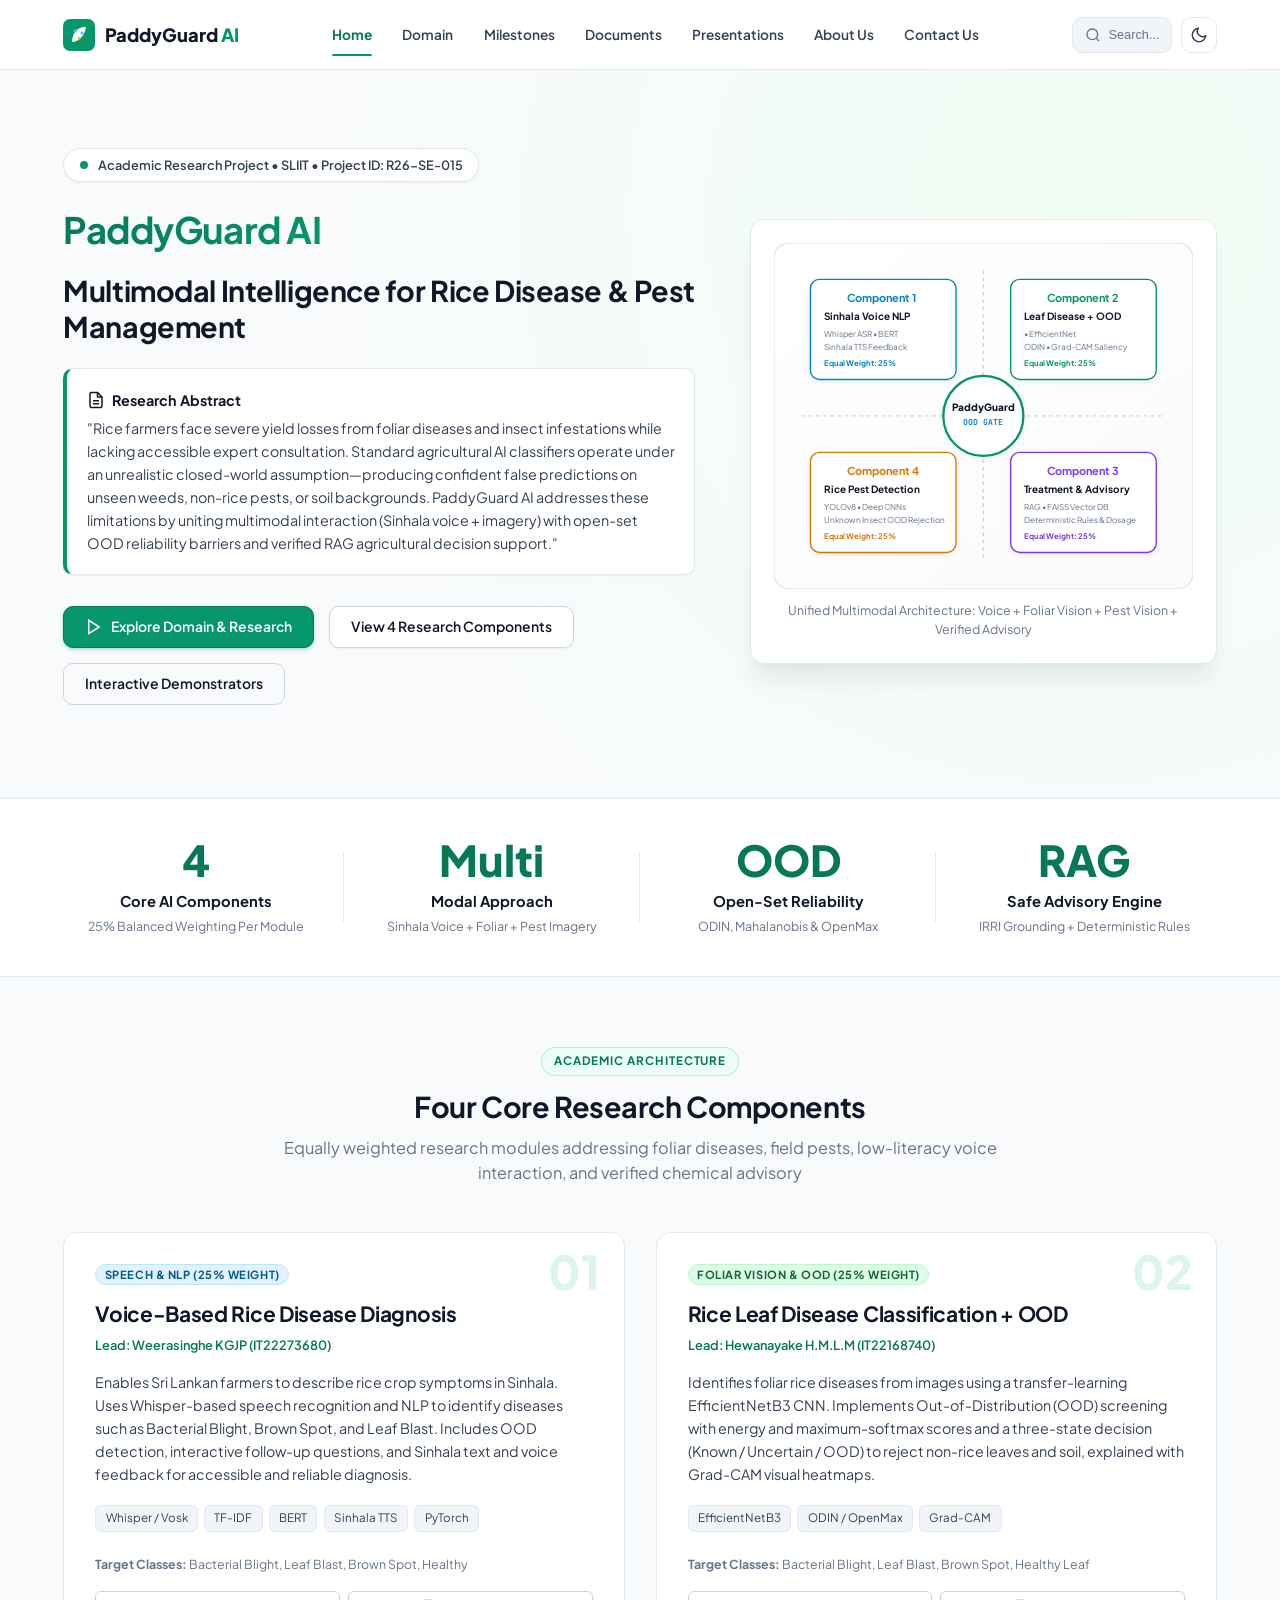
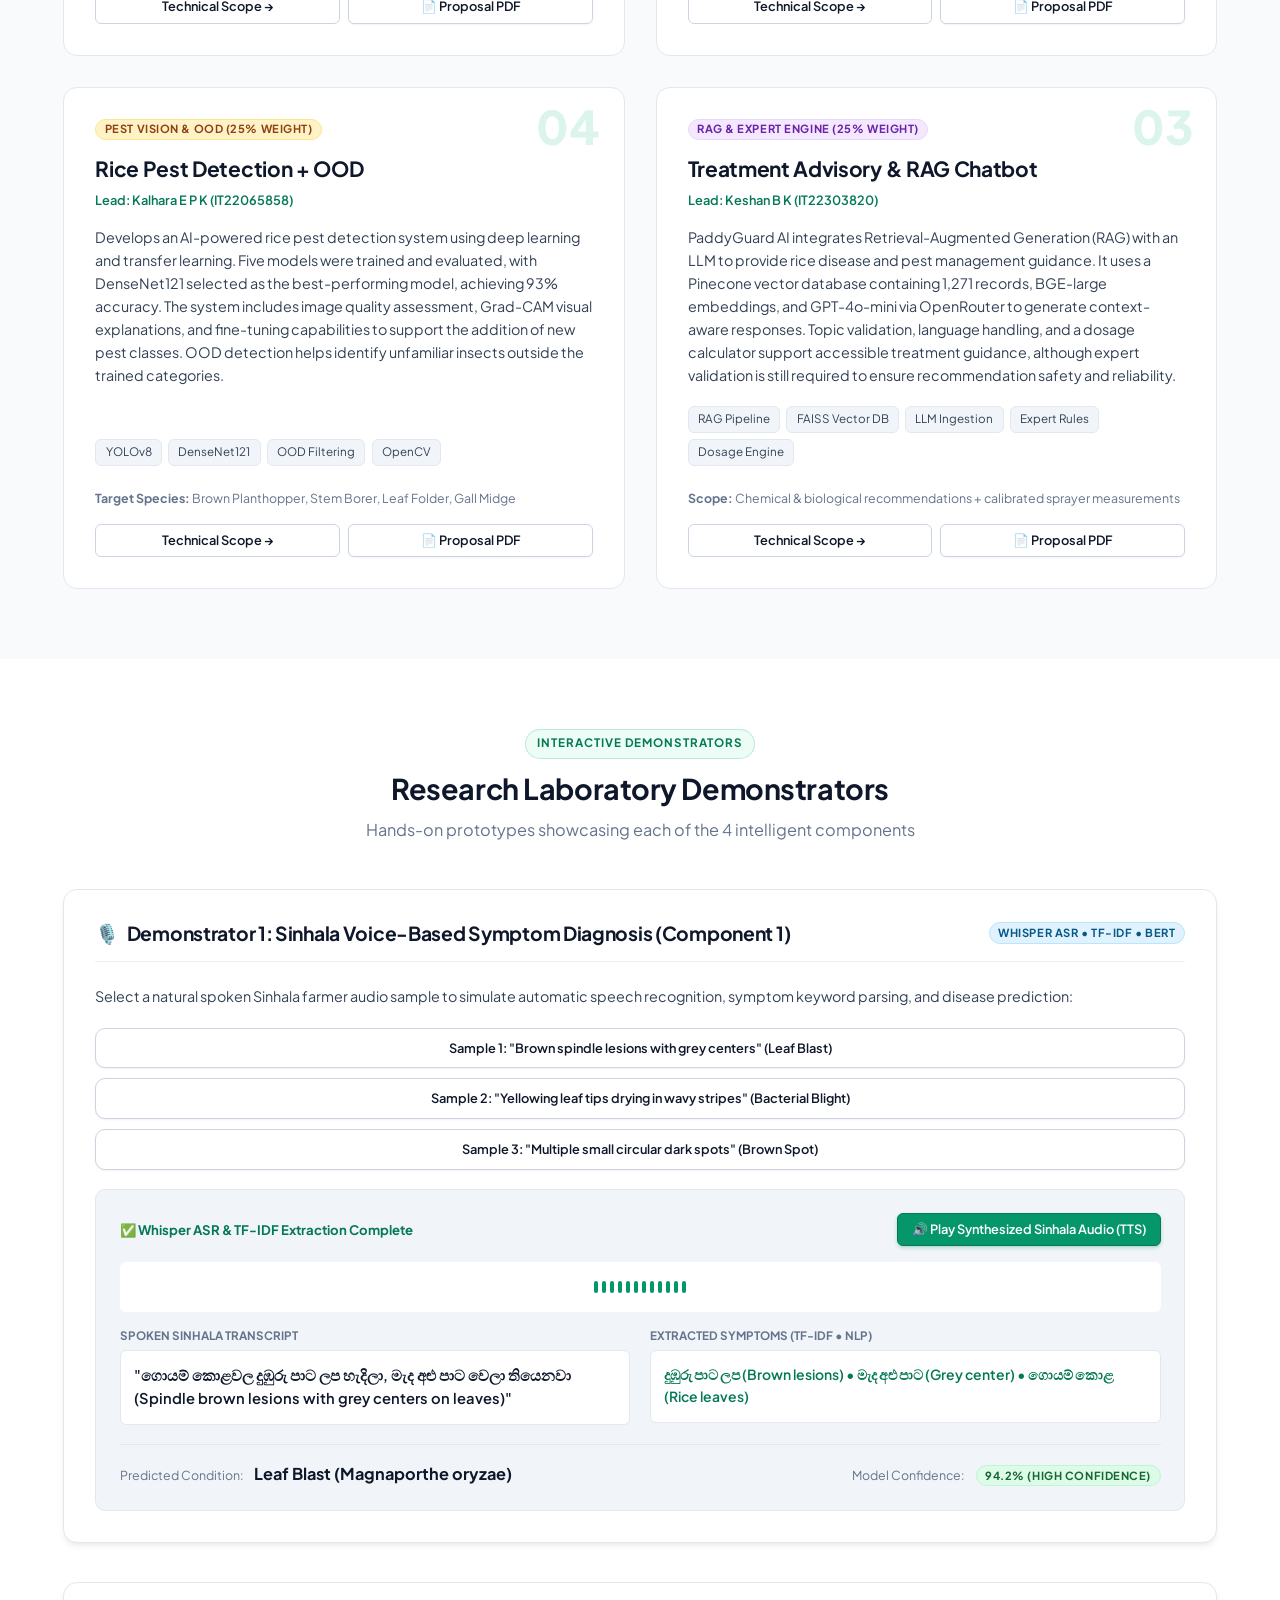
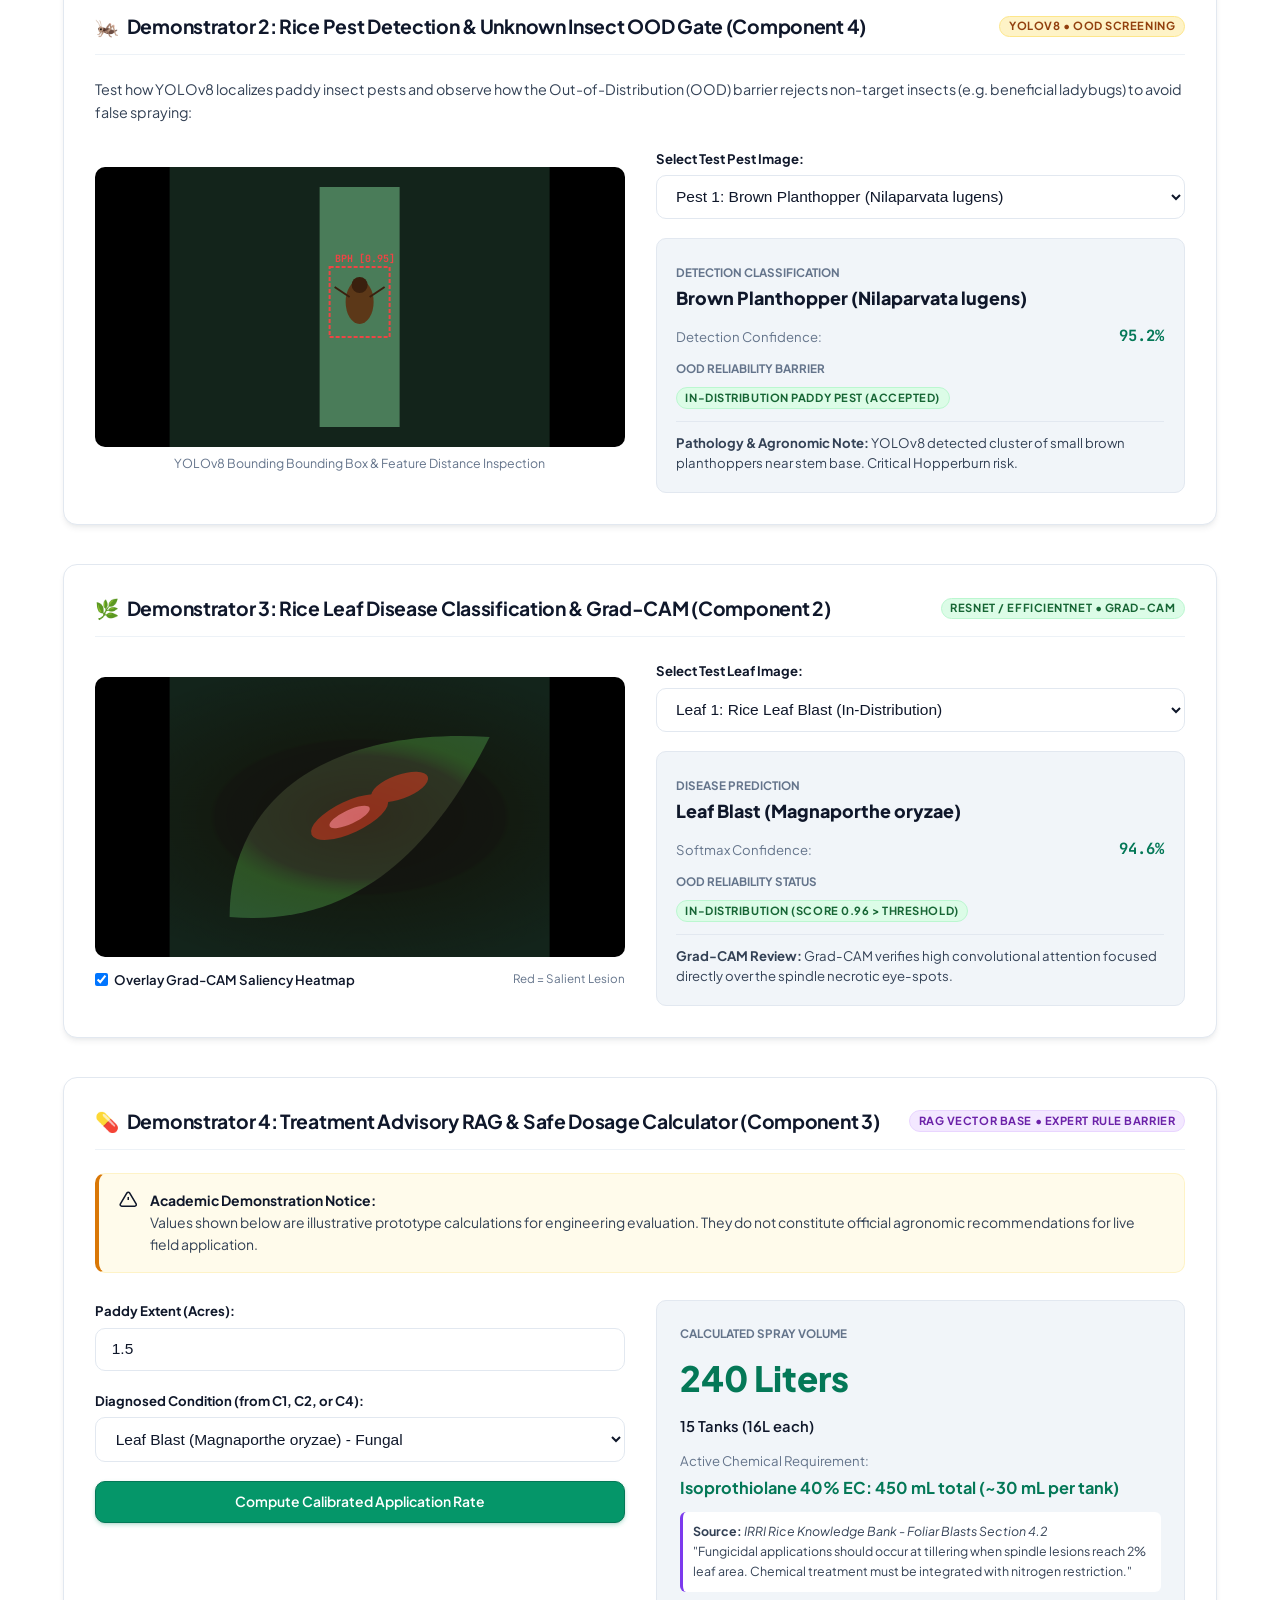
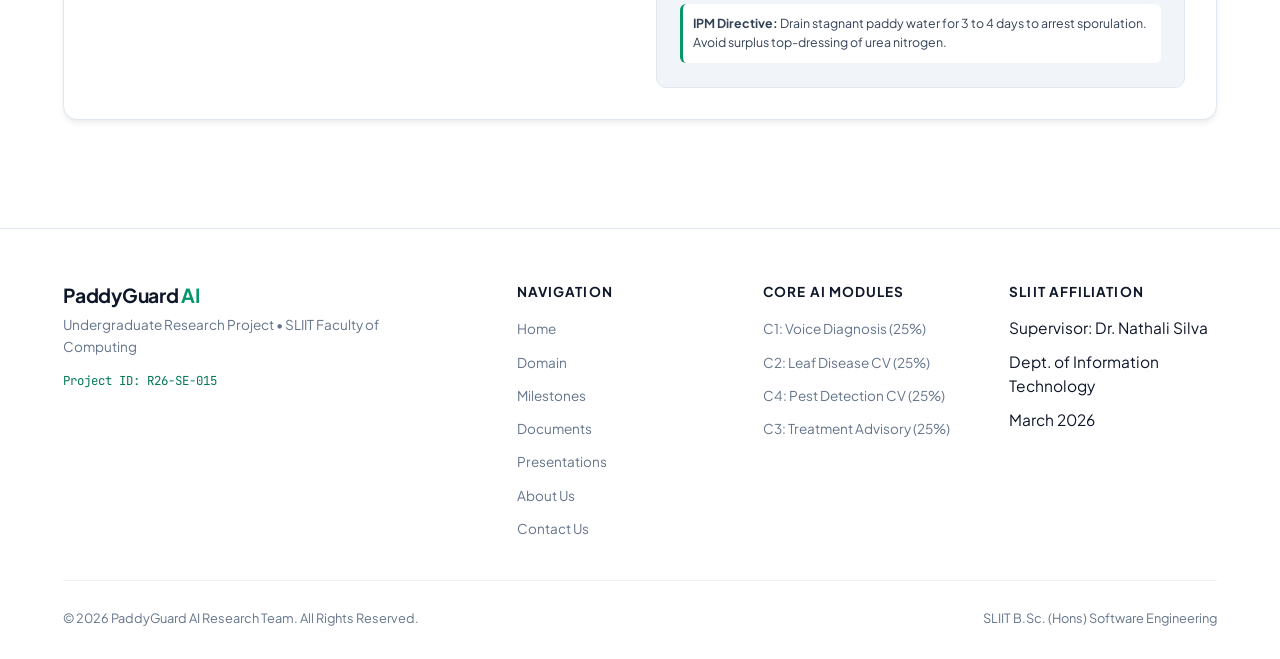
<file: index.html>
<!DOCTYPE html>
<html lang="en" data-theme="light">

<head>
  <meta charset="UTF-8">
  <meta name="viewport" content="width=device-width, initial-scale=1.0">
  <meta http-equiv="X-UA-Compatible" content="ie=edge">

  <!-- SEO Meta Tags -->
  <title>PaddyGuard AI | Multimodal AI Research for Rice Disease &amp; Pest Management</title>
  <meta name="description"
    content="Academic research website for PaddyGuard AI (Project ID: R26-SE-015, SLIIT). A multimodal AI-based system for rice leaf disease &amp; pest detection, voice diagnosis, treatment recommendation and knowledge assistance.">
  <meta name="keywords"
    content="PaddyGuard AI, Rice Disease Detection, Rice Pest Detection, Out of Distribution Detection, Voice Diagnosis, RAG Chatbot, Precision Agriculture, SLIIT">
  <meta name="author" content="PaddyGuard AI Research Team">
  <meta name="robots" content="index, follow">

  <link rel="icon" type="image/svg+xml" href="assets/favicon.svg">
  <link rel="preconnect" href="https://fonts.googleapis.com">
  <link rel="preconnect" href="https://fonts.gstatic.com" crossorigin>
  <link
    href="https://fonts.googleapis.com/css2?family=Plus+Jakarta+Sans:wght@400;500;600;700;800&family=JetBrains+Mono:wght@400;600&display=swap"
    rel="stylesheet">

  <link rel="stylesheet" href="css/style.css">
  <link rel="stylesheet" href="css/components.css">
  <link rel="stylesheet" href="css/responsive.css">
</head>

<body>

  <div id="scroll-progress" aria-hidden="true"></div>

  <!-- Header -->
  <header class="site-header" role="banner">
    <div class="container nav-container">
      <a href="index.html" class="logo-link" aria-label="PaddyGuard AI Homepage">
        <svg width="32" height="32" viewBox="0 0 64 64" fill="none">
          <rect width="64" height="64" rx="14" fill="#059669" />
          <path d="M18 46 C 18 28, 30 14, 46 16 C 44 32, 32 46, 18 46 Z" fill="#ffffff" />
          <circle cx="24" cy="24" r="3.5" fill="#38bdf8" />
          <circle cx="38" cy="28" r="3" fill="#38bdf8" />
          <circle cx="32" cy="38" r="3" fill="#fbbf24" />
        </svg>
        <span class="logo-text">PaddyGuard <span style="color:var(--brand-emerald)">AI</span></span>

      </a>

      <nav role="navigation" aria-label="Main Navigation">
        <ul class="nav-menu">
          <li><a href="index.html" class="nav-link active">Home</a></li>
          <li><a href="domain.html" class="nav-link">Domain</a></li>
          <li><a href="milestones.html" class="nav-link">Milestones</a></li>
          <li><a href="documents.html" class="nav-link">Documents</a></li>
          <li><a href="presentations.html" class="nav-link">Presentations</a></li>
          <li><a href="about.html" class="nav-link">About Us</a></li>
          <li><a href="contact.html" class="nav-link">Contact Us</a></li>
        </ul>
      </nav>

      <div class="nav-actions">
        <button id="global-search-btn" class="search-trigger-btn" aria-label="Open Search">
          <svg width="16" height="16" viewBox="0 0 24 24" fill="none" stroke="currentColor" stroke-width="2">
            <circle cx="11" cy="11" r="8"></circle>
            <line x1="21" y1="21" x2="16.65" y2="16.65"></line>
          </svg>
          <span>Search...</span>

        </button>
        <button id="theme-toggle-btn" class="icon-btn" aria-label="Toggle Theme">
          <svg width="18" height="18" viewBox="0 0 24 24" fill="none" stroke="currentColor" stroke-width="2">
            <path d="M21 12.79A9 9 0 1 1 11.21 3 7 7 0 0 0 21 12.79z"></path>
          </svg>
        </button>
        <button id="mobile-menu-btn" class="mobile-menu-btn icon-btn" aria-label="Menu">
          <svg width="22" height="22" viewBox="0 0 24 24" fill="none" stroke="currentColor" stroke-width="2">
            <line x1="3" y1="12" x2="21" y2="12"></line>
            <line x1="3" y1="6" x2="21" y2="6"></line>
            <line x1="3" y1="18" x2="21" y2="18"></line>
          </svg>
        </button>
      </div>
    </div>
  </header>

  <div id="drawer-backdrop" class="drawer-backdrop" aria-hidden="true"></div>
  <aside id="mobile-nav-drawer" class="mobile-nav-drawer">
    <div class="drawer-header">
      <span style="font-weight:800; color:var(--brand-emerald)">PaddyGuard AI</span>
      <button id="drawer-close-btn" class="icon-btn">✕</button>
    </div>
    <ul class="mobile-nav-links">
      <li><a href="index.html" class="mobile-nav-link active">Home</a></li>
      <li><a href="domain.html" class="mobile-nav-link">Domain &amp; Methodology</a></li>
      <li><a href="milestones.html" class="mobile-nav-link">Milestones Tracker</a></li>
      <li><a href="documents.html" class="mobile-nav-link">Documents Repository</a></li>
      <li><a href="presentations.html" class="mobile-nav-link">Presentations Deck</a></li>
      <li><a href="about.html" class="mobile-nav-link">About Research Team</a></li>
      <li><a href="contact.html" class="mobile-nav-link">Contact &amp; Supervision</a></li>
    </ul>
    <div
      style="margin-top:auto; font-size:0.8rem; color:var(--text-muted); border-top:1px solid var(--border-color); padding-top:1rem;">
      Project ID: R26-SE-015<br>SLIIT Faculty of Computing
    </div>
  </aside>

  <main id="main-content">

    <!-- ==================== HERO SECTION ==================== -->
    <section class="hero-section">
      <div class="container hero-grid">
        <div class="hero-content">
          <div class="hero-meta-badge">
            <span class="pulse-dot"></span>
            <span>Academic Research Project &bull; SLIIT &bull; Project ID: R26-SE-015</span>
          </div>
          <h1 class="hero-title">
            <span class="gradient-text">PaddyGuard AI</span><br>
            <h2>Multimodal Intelligence for Rice Disease &amp; Pest Management</h2>
          </h1>
          <p class="hero-lead">

          </p>

          <div class="hero-abstract-card">
            <div class="hero-abstract-title">
              <svg width="18" height="18" viewBox="0 0 24 24" fill="none" stroke="currentColor" stroke-width="2">
                <path d="M14 2H6a2 2 0 0 0-2 2v16a2 2 0 0 0 2 2h12a2 2 0 0 0 2-2V8z"></path>
                <polyline points="14 2 14 8 20 8"></polyline>
                <line x1="16" y1="13" x2="8" y2="13"></line>
                <line x1="16" y1="17" x2="8" y2="17"></line>
              </svg>
              <span>Research Abstract</span>
            </div>
            <p>
              "Rice farmers face severe yield losses from foliar diseases and insect infestations while lacking
              accessible expert consultation. Standard agricultural AI classifiers operate under an unrealistic
              closed-world assumption—producing confident false predictions on unseen weeds, non-rice pests, or soil
              backgrounds. PaddyGuard AI addresses these limitations by uniting multimodal interaction (Sinhala voice +
              imagery) with open-set OOD reliability barriers and verified RAG agricultural decision support."
            </p>
          </div>

          <div class="hero-actions">
            <a href="domain.html" class="btn btn-primary">
              <svg width="18" height="18" viewBox="0 0 24 24" fill="none" stroke="currentColor" stroke-width="2">
                <polygon points="5 3 19 12 5 21 5 3"></polygon>
              </svg>
              Explore Domain &amp; Research
            </a>
            <a href="#four-components" class="btn btn-secondary">
              View 4 Research Components
            </a>
            <a href="#interactive-lab" class="btn btn-outline">
              Interactive Demonstrators
            </a>
          </div>
        </div>

        <!-- Hero Visual: Balanced 4-Quadrant Architecture Diagram -->
        <div class="hero-visual-card">
          <svg viewBox="0 0 460 380" fill="none" class="hero-visual-svg"
            aria-label="PaddyGuard AI Multimodal Ecosystem">
            <defs>
              <linearGradient id="bgGrad" x1="0%" y1="0%" x2="100%" y2="100%">
                <stop offset="0%" stop-color="#ffffff" />
                <stop offset="100%" stop-color="#f8fafc" />
              </linearGradient>
              <filter id="cardShadow" x="-10%" y="-10%" width="125%" height="125%">
                <feDropShadow dx="0" dy="2" stdDeviation="3" flood-opacity="0.06" />
              </filter>
            </defs>
            <rect width="460" height="380" rx="16" fill="url(#bgGrad)" stroke="#e2e8f0" stroke-width="1.5" />

            <!-- Connecting Cross Axis -->
            <line x1="230" y1="30" x2="230" y2="350" stroke="#cbd5e1" stroke-width="1.5" stroke-dasharray="4 4" />
            <line x1="30" y1="190" x2="430" y2="190" stroke="#cbd5e1" stroke-width="1.5" stroke-dasharray="4 4" />

            <!-- Center Core Hub: Multimodal OOD Gateway -->
            <circle cx="230" cy="190" r="44" fill="#ffffff" stroke="#059669" stroke-width="2.5"
              filter="url(#cardShadow)" />
            <text x="230" y="185" font-size="11" font-weight="800" fill="#0f172a" text-anchor="middle"
              font-family="'Plus Jakarta Sans', sans-serif">PaddyGuard</text>
            <text x="230" y="200" font-size="9" font-weight="700" fill="#0284c7" text-anchor="middle"
              font-family="'JetBrains Mono', monospace">OOD GATE</text>

            <!-- Q1: Top Left - C1 Voice Diagnosis -->
            <rect x="40" y="40" width="160" height="110" rx="10" fill="#ffffff" stroke="#0284c7" stroke-width="1.5"
              filter="url(#cardShadow)" />
            <text x="55" y="65" font-size="18">🎙️</text>
            <text x="80" y="65" font-size="12" font-weight="700" fill="#0284c7">Component 1</text>
            <text x="55" y="85" font-size="11" font-weight="700" fill="#0f172a">Sinhala Voice NLP</text>
            <text x="55" y="103" font-size="9" fill="#64748b">Whisper ASR &bull; BERT</text>
            <text x="55" y="118" font-size="9" fill="#64748b">Sinhala TTS Feedback</text>
            <text x="55" y="135" font-size="8.5" font-weight="700" fill="#0284c7">Equal Weight: 25%</text>

            <!-- Q2: Top Right - C2 Leaf Disease -->
            <rect x="260" y="40" width="160" height="110" rx="10" fill="#ffffff" stroke="#059669" stroke-width="1.5"
              filter="url(#cardShadow)" />
            <text x="275" y="65" font-size="18">🌿</text>
            <text x="300" y="65" font-size="12" font-weight="700" fill="#059669">Component 2</text>
            <text x="275" y="85" font-size="11" font-weight="700" fill="#0f172a">Leaf Disease + OOD</text>
            <text x="275" y="103" font-size="9" fill="#64748b">&bull; EfficientNet</text>
            <text x="275" y="118" font-size="9" fill="#64748b">ODIN &bull; Grad-CAM Saliency</text>
            <text x="275" y="135" font-size="8.5" font-weight="700" fill="#059669">Equal Weight: 25%</text>

            <!-- Q3: Bottom Left - C4 Pest Detection -->
            <rect x="40" y="230" width="160" height="110" rx="10" fill="#ffffff" stroke="#d97706" stroke-width="1.5"
              filter="url(#cardShadow)" />
            <text x="55" y="255" font-size="18">🦗</text>
            <text x="80" y="255" font-size="12" font-weight="700" fill="#d97706">Component 4</text>
            <text x="55" y="275" font-size="11" font-weight="700" fill="#0f172a">Rice Pest Detection</text>
            <text x="55" y="293" font-size="9" fill="#64748b">YOLOv8 &bull; Deep CNNs</text>
            <text x="55" y="308" font-size="9" fill="#64748b">Unknown Insect OOD Rejection</text>
            <text x="55" y="325" font-size="8.5" font-weight="700" fill="#d97706">Equal Weight: 25%</text>

            <!-- Q4: Bottom Right - C3 Treatment Advisory -->
            <rect x="260" y="230" width="160" height="110" rx="10" fill="#ffffff" stroke="#7c3aed" stroke-width="1.5"
              filter="url(#cardShadow)" />
            <text x="275" y="255" font-size="18">💊</text>
            <text x="300" y="255" font-size="12" font-weight="700" fill="#7c3aed">Component 3</text>
            <text x="275" y="275" font-size="11" font-weight="700" fill="#0f172a">Treatment &amp; Advisory</text>
            <text x="275" y="293" font-size="9" fill="#64748b">RAG &bull; FAISS Vector DB</text>
            <text x="275" y="308" font-size="9" fill="#64748b">Deterministic Rules &amp; Dosage</text>
            <text x="275" y="325" font-size="8.5" font-weight="700" fill="#7c3aed">Equal Weight: 25%</text>
          </svg>

          <div style="text-align:center; font-size:0.8rem; color:var(--text-muted); margin-top:0.75rem;">
            Unified Multimodal Architecture: Voice + Foliar Vision + Pest Vision + Verified Advisory
          </div>
        </div>
      </div>
    </section>

    <!-- ==================== STATS BANNER ==================== -->
    <section class="stats-banner" aria-label="PaddyGuard AI System Pillars">
      <div class="container stats-grid">
        <div class="stat-item">
          <div class="stat-val">4</div>
          <div class="stat-label">Core AI Components</div>
          <div class="stat-desc">25% Balanced Weighting Per Module</div>
        </div>
        <div class="stat-item">
          <div class="stat-val">Multi</div>
          <div class="stat-label">Modal Approach</div>
          <div class="stat-desc">Sinhala Voice + Foliar + Pest Imagery</div>
        </div>
        <div class="stat-item">
          <div class="stat-val">OOD</div>
          <div class="stat-label">Open-Set Reliability</div>
          <div class="stat-desc">ODIN, Mahalanobis &amp; OpenMax</div>
        </div>
        <div class="stat-item">
          <div class="stat-val">RAG</div>
          <div class="stat-label">Safe Advisory Engine</div>
          <div class="stat-desc">IRRI Grounding + Deterministic Rules</div>
        </div>
      </div>
    </section>

    <!-- ==================== FOUR CORE RESEARCH COMPONENTS (BALANCED) ==================== -->
    <section class="section" id="four-components">
      <div class="container">
        <div class="section-header">
          <span class="section-tag">Academic Architecture</span>
          <h2 class="section-title">Four Core Research Components</h2>
          <p class="section-subtitle">
            Equally weighted research modules addressing foliar diseases, field pests, low-literacy voice interaction,
            and verified chemical advisory
          </p>
        </div>

        <div class="grid grid-2" style="gap:2rem;">

          <!-- C1: Voice Diagnosis -->
          <div class="component-card">
            <span class="component-num">01</span>
            <span class="badge badge-info component-badge">Speech &amp; NLP (25% Weight)</span>
            <h3 class="component-title">Voice-Based Rice Disease Diagnosis</h3>
            <div class="component-lead-by">Lead: Weerasinghe KGJP (IT22273680)</div>
            <p class="component-desc">
              Enables Sri Lankan farmers to describe rice crop symptoms in Sinhala. Uses Whisper-based speech
              recognition and NLP to identify diseases such as Bacterial Blight, Brown Spot, and Leaf Blast. Includes
              OOD detection, interactive follow-up questions, and Sinhala text and voice feedback for accessible and
              reliable diagnosis.
            </p>
            <div class="component-tech-pills">
              <span class="tech-pill">Whisper / Vosk</span>
              <span class="tech-pill">TF-IDF</span>
              <span class="tech-pill">BERT</span>
              <span class="tech-pill">Sinhala TTS</span>
              <span class="tech-pill">PyTorch</span>
            </div>
            <div style="font-size:0.8rem; color:var(--text-muted); margin-bottom:1rem;">
              <strong>Target Classes:</strong> Bacterial Blight, Leaf Blast, Brown Spot, Healthy
            </div>
            <div style="display:flex; gap:0.5rem; flex-wrap:wrap;">
              <a href="domain.html#voice-diagnosis" class="btn btn-outline btn-sm" style="flex:1;">
                Technical Scope &rarr;
              </a>
              <a href="documents/R26-SE-015_Proposal_Report_C1_IT22273680.pdf" target="_blank"
                class="btn btn-secondary btn-sm" style="flex:1;">
                📄 Proposal PDF
              </a>
            </div>
          </div>

          <!-- C2: Leaf Disease + OOD -->
          <div class="component-card">
            <span class="component-num">02</span>
            <span class="badge badge-success component-badge">Foliar Vision &amp; OOD (25% Weight)</span>
            <h3 class="component-title">Rice Leaf Disease Classification + OOD</h3>
            <div class="component-lead-by">Lead: Hewanayake H.M.L.M (IT22168740)</div>
            <p class="component-desc">
              Identifies foliar rice diseases from images using a transfer-learning EfficientNetB3 CNN. Implements
              Out-of-Distribution (OOD) screening with energy and maximum-softmax scores and a three-state decision
              (Known / Uncertain / OOD) to reject non-rice leaves and soil, explained with Grad-CAM visual heatmaps.
            </p>
            <div class="component-tech-pills">
              
              <span class="tech-pill">EfficientNetB3</span>
              
              <span class="tech-pill">ODIN / OpenMax</span>
              <span class="tech-pill">Grad-CAM</span>
            </div>
            <div style="font-size:0.8rem; color:var(--text-muted); margin-bottom:1rem;">
              <strong>Target Classes:</strong> Bacterial Blight, Leaf Blast, Brown Spot, Healthy Leaf
            </div>
            <div style="display:flex; gap:0.5rem; flex-wrap:wrap;">
              <a href="domain.html#disease-classification" class="btn btn-outline btn-sm" style="flex:1;">
                Technical Scope &rarr;
              </a>
              <a href="documents/R26-SE-015_Proposal_Report_C2_IT22168740.pdf" target="_blank"
                class="btn btn-secondary btn-sm" style="flex:1;">
                📄 Proposal PDF
              </a>
            </div>
          </div>

          <!-- C4: Pest Detection + OOD -->
          <div class="component-card">
            <span class="component-num">04</span>
            <span class="badge badge-warning component-badge">Pest Vision &amp; OOD (25% Weight)</span>
            <h3 class="component-title">Rice Pest Detection + OOD</h3>
            <div class="component-lead-by">Lead: Kalhara E P K (IT22065858)</div>
            <p class="component-desc">
              Develops an AI-powered rice pest detection system using deep learning and transfer learning. Five models
              were trained and evaluated, with DenseNet121 selected as the best-performing model, achieving 93%
              accuracy. The system includes image quality assessment, Grad-CAM visual explanations, and fine-tuning
              capabilities to support the addition of new pest classes. OOD detection helps identify unfamiliar insects
              outside the trained categories.
            </p>
            <div class="component-tech-pills">
              <span class="tech-pill">YOLOv8</span>
              <span class="tech-pill">DenseNet121</span>
              
              <span class="tech-pill">OOD Filtering</span>
              <span class="tech-pill">OpenCV</span>
            </div>
            <div style="font-size:0.8rem; color:var(--text-muted); margin-bottom:1rem;">
              <strong>Target Species:</strong> Brown Planthopper, Stem Borer, Leaf Folder, Gall Midge
            </div>
            <div style="display:flex; gap:0.5rem; flex-wrap:wrap;">
              <a href="domain.html#pest-detection" class="btn btn-outline btn-sm" style="flex:1;">
                Technical Scope &rarr;
              </a>
              <a href="documents/R26-SE-015_Proposal_Report_C4_IT22065858.pdf" target="_blank"
                class="btn btn-secondary btn-sm" style="flex:1;">
                📄 Proposal PDF
              </a>
            </div>
          </div>

          <!-- C3: Treatment Advisory & Chatbot -->
          <div class="component-card">
            <span class="component-num">03</span>
            <span class="badge badge-purple component-badge">RAG &amp; Expert Engine (25% Weight)</span>
            <h3 class="component-title">Treatment Advisory &amp; RAG Chatbot</h3>
            <div class="component-lead-by">Lead: Keshan B K (IT22303820)</div>
            <p class="component-desc">
              PaddyGuard AI integrates Retrieval-Augmented Generation (RAG) with an LLM to provide rice disease and pest
              management guidance. It uses a Pinecone vector database containing 1,271 records, BGE-large embeddings,
              and GPT-4o-mini via OpenRouter to generate context-aware responses. Topic validation, language handling,
              and a dosage calculator support accessible treatment guidance, although expert validation is still
              required to ensure recommendation safety and reliability.
            </p>
            <div class="component-tech-pills">
              <span class="tech-pill">RAG Pipeline</span>
              <span class="tech-pill">FAISS Vector DB</span>
              <span class="tech-pill">LLM Ingestion</span>
              <span class="tech-pill">Expert Rules</span>
              <span class="tech-pill">Dosage Engine</span>
            </div>
            <div style="font-size:0.8rem; color:var(--text-muted); margin-bottom:1rem;">
              <strong>Scope:</strong> Chemical &amp; biological recommendations + calibrated sprayer measurements
            </div>
            <div style="display:flex; gap:0.5rem; flex-wrap:wrap;">
              <a href="domain.html#treatment-advisory" class="btn btn-outline btn-sm" style="flex:1;">
                Technical Scope &rarr;
              </a>
              <a href="documents/R26-SE-015_Proposal_Report_C3_IT22303820.pdf" target="_blank"
                class="btn btn-secondary btn-sm" style="flex:1;">
                📄 Proposal PDF
              </a>
            </div>
          </div>

        </div>
      </div>
    </section>

    <!-- ==================== FOUR INTERACTIVE RESEARCH DEMONSTRATORS ==================== -->
    <section class="section" style="background:var(--bg-secondary);" id="interactive-lab">
      <div class="container">
        <div class="section-header">
          <span class="section-tag">Interactive Demonstrators</span>
          <h2 class="section-title">Research Laboratory Demonstrators</h2>
          <p class="section-subtitle">
            Hands-on prototypes showcasing each of the 4 intelligent components
          </p>
        </div>

        <!-- DEMO 1: VOICE DIAGNOSIS SIMULATOR (C1) -->
        <div class="sim-widget">
          <div class="sim-header">
            <h3 class="sim-title">
              <span>🎙️</span> Demonstrator 1: Sinhala Voice-Based Symptom Diagnosis (Component 1)
            </h3>
            <span class="badge badge-info">Whisper ASR &bull; TF-IDF &bull; BERT</span>
          </div>

          <p style="font-size:0.925rem; color:var(--text-secondary); margin-bottom:1.25rem;">
            Select a natural spoken Sinhala farmer audio sample to simulate automatic speech recognition, symptom
            keyword parsing, and disease prediction:
          </p>

          <div class="voice-sample-btn-group">
            <button class="btn btn-secondary btn-sm voice-sample-btn active" data-sample="blast">
              Sample 1: "Brown spindle lesions with grey centers" (Leaf Blast)
            </button>
            <button class="btn btn-secondary btn-sm voice-sample-btn" data-sample="blight">
              Sample 2: "Yellowing leaf tips drying in wavy stripes" (Bacterial Blight)
            </button>
            <button class="btn btn-secondary btn-sm voice-sample-btn" data-sample="brownspot">
              Sample 3: "Multiple small circular dark spots" (Brown Spot)
            </button>
          </div>

          <div class="voice-sim-box">
            <div style="display:flex; justify-content:space-between; align-items:center; flex-wrap:wrap; gap:0.5rem;">
              <span id="voice-sim-status" style="font-size:0.85rem; font-weight:700; color:var(--brand-emerald-dark);">
                ✅ Whisper ASR &amp; TF-IDF Extraction Complete
              </span>
              <button id="voice-play-tts-btn" class="btn btn-primary btn-sm">
                🔊 Play Synthesized Sinhala Audio (TTS)
              </button>
            </div>

            <div class="audio-waveform-canvas">
              <span class="waveform-bar"></span><span class="waveform-bar"></span><span class="waveform-bar"></span>
              <span class="waveform-bar"></span><span class="waveform-bar"></span><span class="waveform-bar"></span>
              <span class="waveform-bar"></span><span class="waveform-bar"></span><span class="waveform-bar"></span>
              <span class="waveform-bar"></span><span class="waveform-bar"></span><span class="waveform-bar"></span>
            </div>

            <div class="voice-details-grid">
              <div>
                <div
                  style="font-size:0.75rem; text-transform:uppercase; color:var(--text-muted); font-weight:700; margin-bottom:0.25rem;">
                  Spoken Sinhala Transcript</div>
                <div id="voice-transcript-text"
                  style="font-size:0.95rem; font-weight:600; color:var(--text-primary); background:var(--bg-card); padding:0.85rem; border-radius:var(--radius-sm); border:1px solid var(--border-color);">
                  "ගොයම් කොළවල දුඹුරු පාට ලප හැදිලා, මැද අළු පාට වෙලා තියෙනවා (Spindle brown lesions with grey centers
                  on leaves)"
                </div>
              </div>
              <div>
                <div
                  style="font-size:0.75rem; text-transform:uppercase; color:var(--text-muted); font-weight:700; margin-bottom:0.25rem;">
                  Extracted Symptoms (TF-IDF &bull; NLP)</div>
                <div id="voice-entities-text"
                  style="font-size:0.9rem; color:var(--brand-forest); background:var(--bg-card); padding:0.85rem; border-radius:var(--radius-sm); border:1px solid var(--border-color); font-weight:600;">
                  දුඹුරු පාට ලප (Brown lesions) &bull; මැද අළු පාට (Grey center) &bull; ගොයම් කොළ (Rice leaves)
                </div>
              </div>
            </div>

            <div
              style="display:flex; justify-content:space-between; align-items:center; margin-top:1.25rem; padding-top:1rem; border-top:1px solid var(--border-color); flex-wrap:wrap; gap:0.5rem;">
              <div>
                <span style="font-size:0.8rem; color:var(--text-muted);">Predicted Condition:</span>
                <strong id="voice-predicted-disease"
                  style="font-size:1.05rem; color:var(--text-primary); margin-left:0.5rem;">Leaf Blast (Magnaporthe
                  oryzae)</strong>
              </div>
              <div>
                <span style="font-size:0.8rem; color:var(--text-muted);">Model Confidence:</span>
                <span id="voice-confidence-score" class="badge badge-success" style="margin-left:0.5rem;">94.2% (High
                  Confidence)</span>
              </div>
            </div>
          </div>
        </div>

        <!-- DEMO 2: RICE PEST DETECTION & UNKNOWN INSECT OOD GATE (C4) -->
        <div class="sim-widget">
          <div class="sim-header">
            <h3 class="sim-title">
              <span>🦗</span> Demonstrator 2: Rice Pest Detection &amp; Unknown Insect OOD Gate (Component 4)
            </h3>
            <span class="badge badge-warning">YOLOv8 &bull; OOD Screening</span>
          </div>

          <p style="font-size:0.925rem; color:var(--text-secondary); margin-bottom:1.5rem;">
            Test how YOLOv8 localizes paddy insect pests and observe how the Out-of-Distribution (OOD) barrier rejects
            non-target insects (e.g. beneficial ladybugs) to avoid false spraying:
          </p>

          <div class="gradcam-grid">
            <div>
              <div class="leaf-view-card">
                <svg id="pest-image-svg" class="leaf-svg-render" viewBox="0 0 380 280">
                  <!-- Populated via initPestVisualizer -->
                </svg>
              </div>
              <div style="font-size:0.8rem; color:var(--text-muted); margin-top:0.5rem; text-align:center;">
                YOLOv8 Bounding Bounding Box &amp; Feature Distance Inspection
              </div>
            </div>

            <div>
              <div class="calc-input-group">
                <label for="pest-sample-select">Select Test Pest Image:</label>
                <select id="pest-sample-select" class="calc-input">
                  <option value="bph">Pest 1: Brown Planthopper (Nilaparvata lugens)</option>
                  <option value="stemborer">Pest 2: Rice Stem Borer (Scirpophaga incertulas)</option>
                  <option value="leaffolder">Pest 3: Rice Leaf Folder (Cnaphalocrocis medinalis)</option>
                  <option value="gallmidge">Pest 4: Rice Gall Midge (Orseolia oryzae)</option>
                  <option value="ood-bug">Pest 5: Non-Rice Insect / Beneficial Ladybug (OOD Probe)</option>
                </select>
              </div>

              <div
                style="background:var(--bg-tertiary); padding:1.25rem; border-radius:var(--radius-md); border:1px solid var(--border-color);">
                <div style="margin-bottom:0.75rem;">
                  <span
                    style="font-size:0.75rem; text-transform:uppercase; color:var(--text-muted); font-weight:700;">Detection
                    Classification</span>
                  <div id="pest-pred-label" style="font-size:1.15rem; font-weight:800; color:var(--text-primary);">
                    Brown Planthopper (Nilaparvata lugens)
                  </div>
                </div>

                <div style="margin-bottom:0.75rem; display:flex; align-items:center; justify-content:space-between;">
                  <span style="font-size:0.85rem; color:var(--text-muted);">Detection Confidence:</span>
                  <strong id="pest-pred-conf"
                    style="font-family:var(--font-mono); color:var(--brand-emerald-dark);">95.2%</strong>
                </div>

                <div style="margin-bottom:0.75rem;">
                  <span
                    style="font-size:0.75rem; text-transform:uppercase; color:var(--text-muted); font-weight:700; display:block; margin-bottom:0.35rem;">OOD
                    Reliability Barrier</span>
                  <span id="pest-ood-status" class="badge badge-success">In-Distribution Paddy Pest (Accepted)</span>
                </div>

                <div
                  style="font-size:0.85rem; color:var(--text-secondary); line-height:1.5; border-top:1px solid var(--border-color); padding-top:0.75rem;">
                  <strong>Pathology &amp; Agronomic Note:</strong> <span id="pest-action-note">YOLOv8 detected cluster
                    of small brown planthoppers near stem base. Critical Hopperburn risk.</span>
                </div>
              </div>
            </div>
          </div>
        </div>

        <!-- DEMO 3: LEAF DISEASE GRAD-CAM & OOD (C2) -->
        <div class="sim-widget">
          <div class="sim-header">
            <h3 class="sim-title">
              <span>🌿</span> Demonstrator 3: Rice Leaf Disease Classification &amp; Grad-CAM (Component 2)
            </h3>
            <span class="badge badge-success">ResNet / EfficientNet &bull; Grad-CAM</span>
          </div>

          <div class="gradcam-grid">
            <div>
              <div class="leaf-view-card">
                <svg id="disease-leaf-svg" class="leaf-svg-render" viewBox="0 0 380 280">
                  <!-- Injected via initDiseaseVisualizer -->
                </svg>
                <div id="disease-heatmap-layer" class="heatmap-overlay"></div>
              </div>
              <div style="display:flex; justify-content:space-between; align-items:center; margin-top:0.75rem;">
                <label
                  style="font-size:0.85rem; font-weight:600; cursor:pointer; display:flex; align-items:center; gap:0.4rem;">
                  <input type="checkbox" id="disease-toggle-heatmap" checked>
                  <span>Overlay Grad-CAM Saliency Heatmap</span>
                </label>
                <span style="font-size:0.75rem; color:var(--text-muted);">Red = Salient Lesion</span>
              </div>
            </div>

            <div>
              <div class="calc-input-group">
                <label for="disease-sample-select">Select Test Leaf Image:</label>
                <select id="disease-sample-select" class="calc-input">
                  <option value="blast">Leaf 1: Rice Leaf Blast (In-Distribution)</option>
                  <option value="blight">Leaf 2: Bacterial Leaf Blight (In-Distribution)</option>
                  <option value="brownspot">Leaf 3: Rice Brown Spot (In-Distribution)</option>
                  <option value="healthy">Leaf 4: Healthy Rice Leaf (In-Distribution)</option>
                  <option value="ood-weed">Leaf 5: Non-Rice Weed / Mango Leaf (OOD Probe)</option>
                </select>
              </div>

              <div
                style="background:var(--bg-tertiary); padding:1.25rem; border-radius:var(--radius-md); border:1px solid var(--border-color);">
                <div style="margin-bottom:0.75rem;">
                  <span
                    style="font-size:0.75rem; text-transform:uppercase; color:var(--text-muted); font-weight:700;">Disease
                    Prediction</span>
                  <div id="disease-pred-label" style="font-size:1.15rem; font-weight:800; color:var(--text-primary);">
                    Leaf Blast (Magnaporthe oryzae)
                  </div>
                </div>

                <div style="margin-bottom:0.75rem; display:flex; align-items:center; justify-content:space-between;">
                  <span style="font-size:0.85rem; color:var(--text-muted);">Softmax Confidence:</span>
                  <strong id="disease-pred-conf"
                    style="font-family:var(--font-mono); color:var(--brand-emerald-dark);">94.6%</strong>
                </div>

                <div style="margin-bottom:0.75rem;">
                  <span
                    style="font-size:0.75rem; text-transform:uppercase; color:var(--text-muted); font-weight:700; display:block; margin-bottom:0.35rem;">OOD
                    Reliability Status</span>
                  <span id="disease-ood-status" class="badge badge-success">In-Distribution (Score 0.96 >
                    Threshold)</span>
                </div>

                <div
                  style="font-size:0.85rem; color:var(--text-secondary); line-height:1.5; border-top:1px solid var(--border-color); padding-top:0.75rem;">
                  <strong>Grad-CAM Review:</strong> <span id="disease-explain-note">Grad-CAM verifies high convolutional
                    attention focused directly over the spindle necrotic eye-spots.</span>
                </div>
              </div>
            </div>
          </div>
        </div>

        <!-- DEMO 4: TREATMENT ADVISORY & DOSAGE ENGINE (C3) -->
        <div class="sim-widget">
          <div class="sim-header">
            <h3 class="sim-title">
              <span>💊</span> Demonstrator 4: Treatment Advisory RAG &amp; Safe Dosage Calculator (Component 3)
            </h3>
            <span class="badge badge-purple">RAG Vector Base &bull; Expert Rule Barrier</span>
          </div>

          <div class="academic-notice warning">
            <svg width="20" height="20" viewBox="0 0 24 24" fill="none" stroke="currentColor" stroke-width="2">
              <path d="M10.29 3.86L1.82 18a2 2 0 0 0 1.71 3h16.94a2 2 0 0 0 1.71-3L13.71 3.86a2 2 0 0 0-3.42 0z"></path>
              <line x1="12" y1="9" x2="12" y2="13"></line>
              <line x1="12" y1="17" x2="12.01" y2="17"></line>
            </svg>
            <div>
              <strong>Academic Demonstration Notice:</strong>
              <p>Values shown below are illustrative prototype calculations for engineering evaluation. They do not
                constitute official agronomic recommendations for live field application.</p>
            </div>
          </div>

          <div class="dosage-calc-grid">
            <div>
              <div class="calc-input-group">
                <label for="advisory-acres-input">Paddy Extent (Acres):</label>
                <input type="number" id="advisory-acres-input" class="calc-input" value="1.5" min="0.25" max="20"
                  step="0.25">
              </div>

              <div class="calc-input-group">
                <label for="advisory-target-select">Diagnosed Condition (from C1, C2, or C4):</label>
                <select id="advisory-target-select" class="calc-input">
                  <option value="blast">Leaf Blast (Magnaporthe oryzae) - Fungal</option>
                  <option value="blight">Bacterial Leaf Blight (Xanthomonas oryzae) - Bacterial</option>
                  <option value="bph">Brown Planthopper (Nilaparvata lugens) - Insect Pest</option>
                  <option value="stemborer">Rice Stem Borer (Scirpophaga incertulas) - Insect Pest</option>
                </select>
              </div>

              <button id="advisory-calc-btn" class="btn btn-primary" style="width:100%;">
                Compute Calibrated Application Rate
              </button>
            </div>

            <div class="calc-result-card">
              <span
                style="font-size:0.75rem; text-transform:uppercase; color:var(--text-muted); font-weight:700;">Calculated
                Spray Volume</span>
              <div id="advisory-water-vol" class="calc-highlight-number">240 Liters</div>
              <div id="advisory-tank-count"
                style="font-size:0.95rem; font-weight:600; color:var(--text-primary); margin-bottom:0.75rem;">15 Tanks
                (16L each)</div>

              <div style="font-size:0.85rem; color:var(--text-muted); margin-bottom:0.25rem;">Active Chemical
                Requirement:</div>
              <div id="advisory-chem-amount"
                style="font-size:1.05rem; font-weight:700; color:var(--brand-forest); margin-bottom:0.75rem;">
                Isoprothiolane 40% EC: 450 mL total (~30 mL per tank)
              </div>

              <div id="advisory-rag-snippet"
                style="font-size:0.8rem; color:var(--text-secondary); background:var(--bg-secondary); padding:0.65rem; border-radius:var(--radius-sm); margin-bottom:0.75rem; border-left:3px solid var(--brand-purple);">
                <strong>Source:</strong> <em>IRRI Rice Knowledge Bank</em><br>
                "Chemical treatment must be integrated with nitrogen restriction."
              </div>

              <div
                style="font-size:0.8rem; color:var(--text-secondary); background:var(--bg-secondary); padding:0.65rem; border-radius:var(--radius-sm); border-left:3px solid var(--brand-emerald);">
                <strong>IPM Directive:</strong> <span id="advisory-ipm-note">Drain stagnant paddy water for 3-4 days to
                  arrest sporulation.</span>
              </div>
            </div>
          </div>
        </div>

      </div>
    </section>

  </main>

  <!-- Footer -->
  <footer class="site-footer" role="contentinfo">
    <div class="container">
      <div class="footer-grid">
        <div class="footer-brand">
          <h3>PaddyGuard <span style="color:var(--brand-emerald)">AI</span></h3>
          <p>Undergraduate Research Project &bull; SLIIT Faculty of Computing</p>
          <div
            style="font-family:var(--font-mono); font-size:0.8rem; color:var(--brand-emerald-dark); margin-top:0.5rem;">
            Project ID: R26-SE-015
          </div>
        </div>
        <div class="footer-col">
          <h4>Navigation</h4>
          <ul class="footer-links">
            <li><a href="index.html">Home</a></li>
            <li><a href="domain.html">Domain</a></li>
            <li><a href="milestones.html">Milestones</a></li>
            <li><a href="documents.html">Documents</a></li>
            <li><a href="presentations.html">Presentations</a></li>
            <li><a href="about.html">About Us</a></li>
            <li><a href="contact.html">Contact Us</a></li>
          </ul>
        </div>
        <div class="footer-col">
          <h4>Core AI Modules</h4>
          <ul class="footer-links">
            <li><a href="domain.html#voice-diagnosis">C1: Voice Diagnosis (25%)</a></li>
            <li><a href="domain.html#disease-classification">C2: Leaf Disease CV (25%)</a></li>
            <li><a href="domain.html#pest-detection">C4: Pest Detection CV (25%)</a></li>
            <li><a href="domain.html#treatment-advisory">C3: Treatment Advisory (25%)</a></li>
          </ul>
        </div>
        <div class="footer-col">
          <h4>SLIIT Affiliation</h4>
          <ul class="footer-links">
            <li><span>Supervisor: Dr. Nathali Silva</span></li>
            <li><span>Dept. of Information Technology</span></li>
            <li><span>March 2026</span></li>
          </ul>
        </div>
      </div>
      <div class="footer-bottom">
        <div>&copy; 2026 PaddyGuard AI Research Team. All Rights Reserved.</div>
        <div>SLIIT B.Sc. (Hons) Software Engineering</div>
      </div>
    </div>
  </footer>

  <button id="back-to-top" aria-label="Back to Top">
    <svg width="20" height="20" viewBox="0 0 24 24" fill="none" stroke="currentColor" stroke-width="2.5">
      <polyline points="18 15 12 9 6 15"></polyline>
    </svg>
  </button>

  <!-- Search Modal -->
  <div id="search-modal" class="modal-overlay" role="dialog" aria-modal="true">
    <div class="modal-content search-modal-content">
      <button class="modal-close-btn">✕</button>
      <h3 style="font-size:1.25rem; margin-bottom:1rem;">Search Research Documentation</h3>
      <div class="search-input-wrapper">
        <input type="text" id="global-search-input"
          placeholder="Search components, pests, diseases, voice, milestones..." autocomplete="off">
        <span id="search-results-count"
          style="font-size:0.75rem; color:var(--text-muted); font-family:var(--font-mono);">0 results</span>
      </div>
      <ul id="search-results-list" class="search-results-list"></ul>
    </div>
  </div>

  <script src="js/data.js"></script>
  <script src="js/main.js"></script>
  <script src="js/search.js"></script>
  <script src="js/interactive.js"></script>
</body>

</html>
</file>
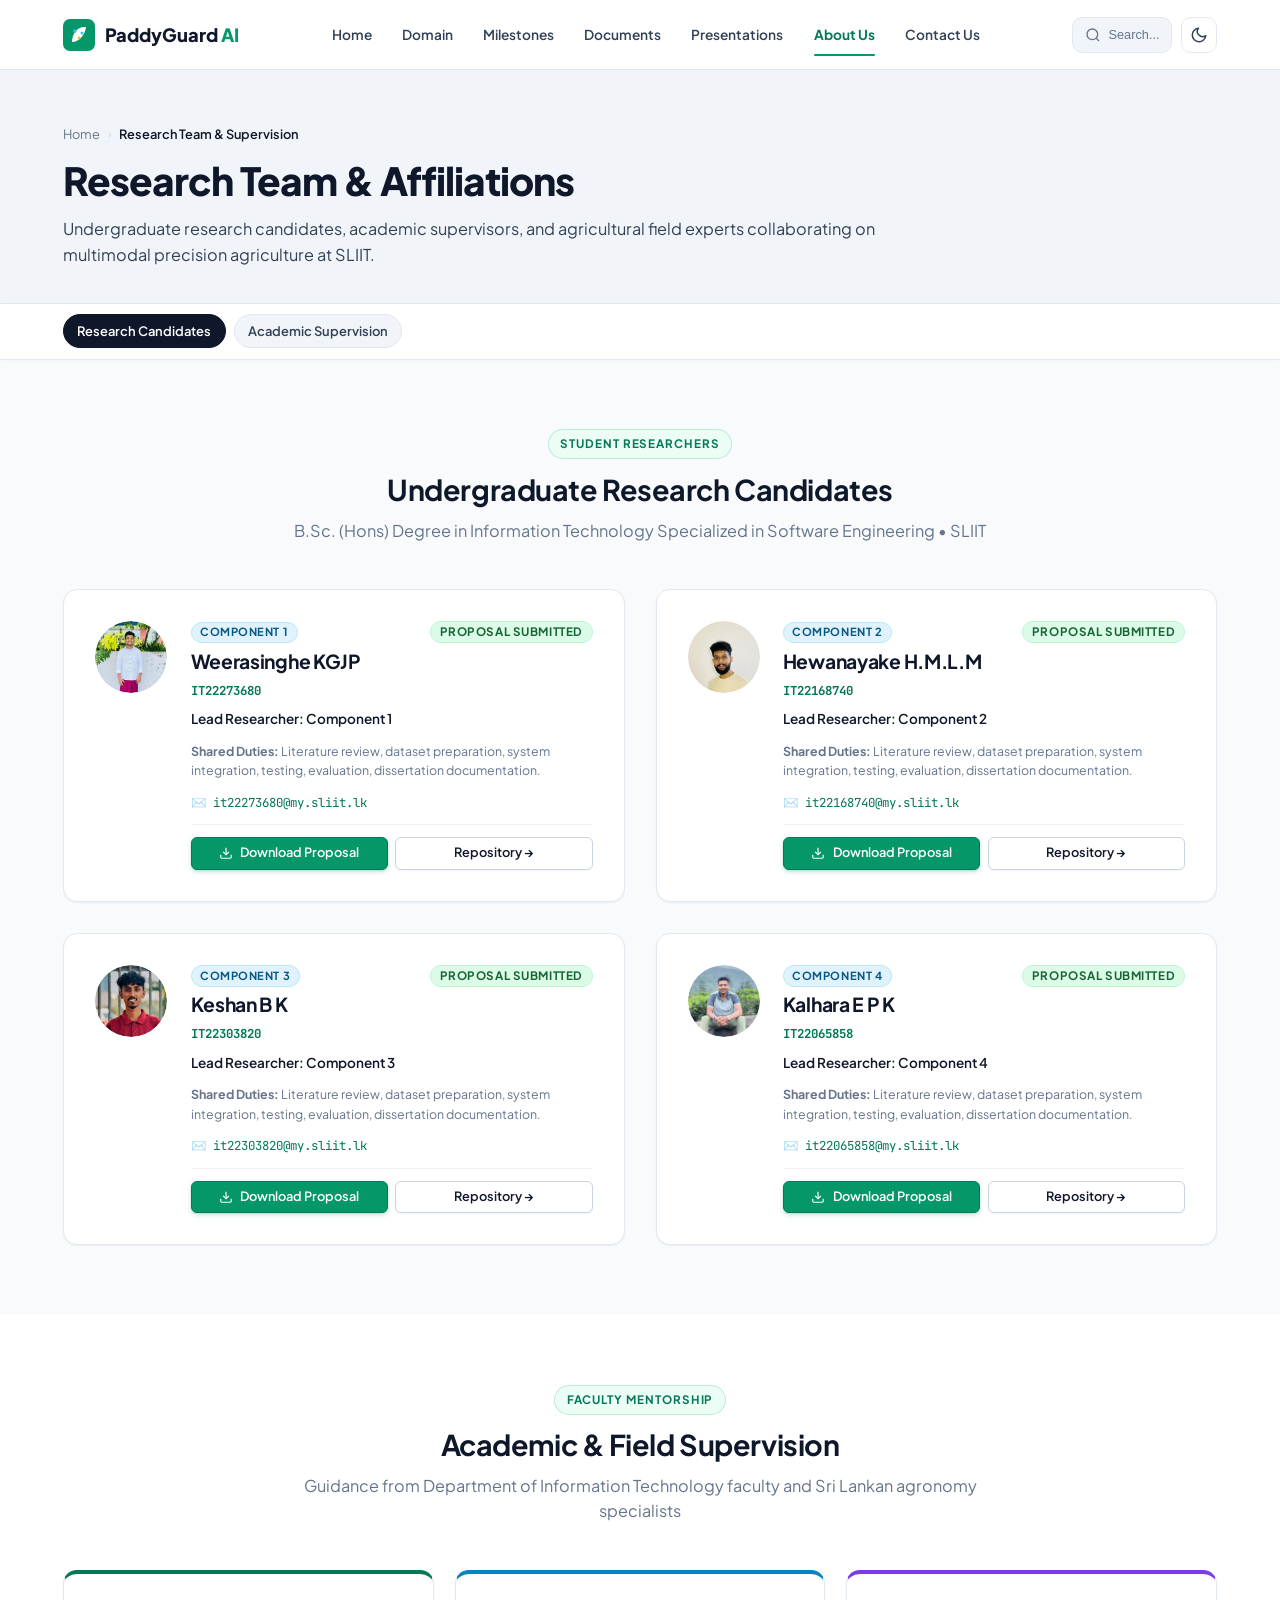
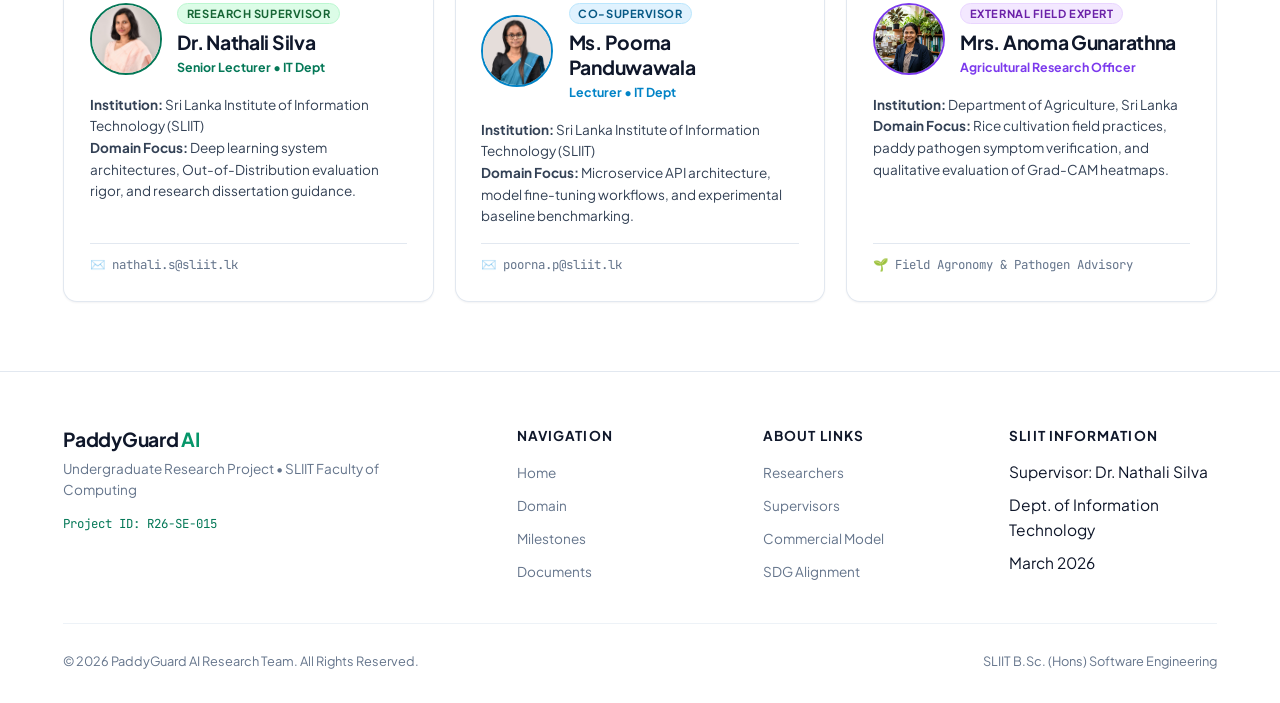
<file: about.html>
<!DOCTYPE html>
<html lang="en" data-theme="light">

<head>
  <meta charset="UTF-8">
  <meta name="viewport" content="width=device-width, initial-scale=1.0">
  <title>About Us &amp; Research Team | PaddyGuard AI Research</title>
  <meta name="description"
    content="Research team members, academic supervision, institutional affiliation at SLIIT, commercialization strategy, and SDG impacts for PaddyGuard AI (R26-SE-015).">
  <meta name="robots" content="index, follow">

  <link rel="icon" type="image/svg+xml" href="assets/favicon.svg">
  <link rel="preconnect" href="https://fonts.googleapis.com">
  <link rel="preconnect" href="https://fonts.gstatic.com" crossorigin>
  <link
    href="https://fonts.googleapis.com/css2?family=Plus+Jakarta+Sans:wght@400;500;600;700;800&family=JetBrains+Mono:wght@400;600&display=swap"
    rel="stylesheet">

  <link rel="stylesheet" href="css/style.css">
  <link rel="stylesheet" href="css/components.css">
  <link rel="stylesheet" href="css/responsive.css">
</head>

<body>
  <div id="scroll-progress" aria-hidden="true"></div>

  <!-- Header -->
  <header class="site-header" role="banner">
    <div class="container nav-container">
      <a href="index.html" class="logo-link">
        <svg width="32" height="32" viewBox="0 0 64 64" fill="none">
          <rect width="64" height="64" rx="14" fill="#059669" />
          <path d="M18 46 C 18 28, 30 14, 46 16 C 44 32, 32 46, 18 46 Z" fill="#ffffff" />
          <circle cx="24" cy="24" r="3.5" fill="#38bdf8" />
          <circle cx="38" cy="28" r="3" fill="#38bdf8" />
          <circle cx="32" cy="38" r="3" fill="#fbbf24" />
        </svg>
        <span class="logo-text">PaddyGuard <span style="color:var(--brand-emerald)">AI</span></span>

      </a>

      <nav role="navigation" aria-label="Main Navigation">
        <ul class="nav-menu">
          <li><a href="index.html" class="nav-link">Home</a></li>
          <li><a href="domain.html" class="nav-link">Domain</a></li>
          <li><a href="milestones.html" class="nav-link">Milestones</a></li>
          <li><a href="documents.html" class="nav-link">Documents</a></li>
          <li><a href="presentations.html" class="nav-link">Presentations</a></li>
          <li><a href="about.html" class="nav-link active">About Us</a></li>
          <li><a href="contact.html" class="nav-link">Contact Us</a></li>
        </ul>
      </nav>

      <div class="nav-actions">
        <button id="global-search-btn" class="search-trigger-btn" aria-label="Open Search">
          <svg width="16" height="16" viewBox="0 0 24 24" fill="none" stroke="currentColor" stroke-width="2">
            <circle cx="11" cy="11" r="8"></circle>
            <line x1="21" y1="21" x2="16.65" y2="16.65"></line>
          </svg>
          <span>Search...</span>

        </button>
        <button id="theme-toggle-btn" class="icon-btn" aria-label="Toggle Theme">
          <svg width="18" height="18" viewBox="0 0 24 24" fill="none" stroke="currentColor" stroke-width="2">
            <path d="M21 12.79A9 9 0 1 1 11.21 3 7 7 0 0 0 21 12.79z"></path>
          </svg>
        </button>
        <button id="mobile-menu-btn" class="mobile-menu-btn icon-btn" aria-label="Menu">
          <svg width="22" height="22" viewBox="0 0 24 24" fill="none" stroke="currentColor" stroke-width="2">
            <line x1="3" y1="12" x2="21" y2="12"></line>
            <line x1="3" y1="6" x2="21" y2="6"></line>
            <line x1="3" y1="18" x2="21" y2="18"></line>
          </svg>
        </button>
      </div>
    </div>
  </header>

  <div id="drawer-backdrop" class="drawer-backdrop" aria-hidden="true"></div>
  <aside id="mobile-nav-drawer" class="mobile-nav-drawer">
    <div class="drawer-header">
      <span style="font-weight:800; color:var(--brand-emerald)">PaddyGuard AI</span>
      <button id="drawer-close-btn" class="icon-btn">✕</button>
    </div>
    <ul class="mobile-nav-links">
      <li><a href="index.html" class="mobile-nav-link">Home</a></li>
      <li><a href="domain.html" class="mobile-nav-link">Domain &amp; Methodology</a></li>
      <li><a href="milestones.html" class="mobile-nav-link">Milestones Tracker</a></li>
      <li><a href="documents.html" class="mobile-nav-link">Documents Repository</a></li>
      <li><a href="presentations.html" class="mobile-nav-link">Presentations Deck</a></li>
      <li><a href="about.html" class="mobile-nav-link active">About Research Team</a></li>
      <li><a href="contact.html" class="mobile-nav-link">Contact &amp; Supervision</a></li>
    </ul>
  </aside>

  <main id="main-content">
    <section class="section page-header-section">
      <div class="container">
        <nav class="breadcrumb-nav" aria-label="Breadcrumb">
          <a href="index.html">Home</a>
          <span class="breadcrumb-separator">&rsaquo;</span>
          <span class="breadcrumb-current">Research Team &amp; Supervision</span>
        </nav>
        <h1 class="page-title">Research Team &amp; Affiliations</h1>
        <p class="page-subtitle">
          Undergraduate research candidates, academic supervisors, and agricultural field experts collaborating on
          multimodal precision agriculture at SLIIT.
        </p>
      </div>
    </section>

    <!-- Sub-navigation -->
    <nav class="sub-nav-bar" aria-label="Team Sections Navigation">
      <div class="container">
        <div class="sub-nav-links">
          <a href="#team" class="sub-nav-link active">Research Candidates</a>
          <a href="#supervision" class="sub-nav-link">Academic Supervision</a>
          
        </div>
      </div>
    </nav>

    <!-- ==================== 1. RESEARCH TEAM ==================== -->
    <section class="section" id="team">
      <div class="container">
        <div class="section-header">
          <span class="section-tag">Student Researchers</span>
          <h2 class="section-title">Undergraduate Research Candidates</h2>
          <p class="section-subtitle">
            B.Sc. (Hons) Degree in Information Technology Specialized in Software Engineering &bull; SLIIT
          </p>
        </div>

        <div class="team-grid" id="team-members-container">
          <!-- Populated from js/data.js -->
        </div>
      </div>
    </section>

    <!-- ==================== 2. SUPERVISION ==================== -->
    <section class="section" style="background:var(--bg-secondary);" id="supervision">
      <div class="container">
        <div class="section-header">
          <span class="section-tag">Faculty Mentorship</span>
          <h2 class="section-title">Academic &amp; Field Supervision</h2>
          <p class="section-subtitle">
            Guidance from Department of Information Technology faculty and Sri Lankan agronomy specialists
          </p>
        </div>

        <div class="grid grid-3">
          <div class="card" style="border-top:4px solid var(--brand-forest); display:flex; flex-direction:column;">
            <div style="display:flex; align-items:center; gap:1rem; margin-bottom:1rem;">
              <div style="width:72px; height:72px; border-radius:var(--radius-full); overflow:hidden; flex-shrink:0; border:2px solid var(--brand-forest); background:var(--bg-tertiary); position:relative;">
                <img src="documents/supervisor.jpg" alt="Dr. Nathali Silva" style="width:100%; height:100%; object-fit:cover;" onerror="this.style.display='none'; this.nextElementSibling.style.display='flex';">
                <span style="display:none; width:100%; height:100%; align-items:center; justify-content:center; background:linear-gradient(135deg, var(--brand-forest), var(--brand-emerald)); color:#fff; font-size:1.4rem; font-weight:800;">N</span>
              </div>
              <div>
                <span class="badge badge-success" style="margin-bottom:0.35rem;">Research Supervisor</span>
                <h3 style="font-size:1.25rem; margin:0; line-height:1.3;">Dr. Nathali Silva</h3>
                <div style="font-size:0.8rem; color:var(--brand-emerald-dark); font-weight:700; margin-top:0.2rem;">
                  Senior Lecturer &bull; IT Dept
                </div>
              </div>
            </div>
            <p style="font-size:0.875rem; color:var(--text-secondary); margin-bottom:1rem; flex-grow:1;">
              <strong>Institution:</strong> Sri Lanka Institute of Information Technology (SLIIT)<br>
              <strong>Domain Focus:</strong> Deep learning system architectures, Out-of-Distribution evaluation rigor,
              and research dissertation guidance.
            </p>
            <div style="font-family:var(--font-mono); font-size:0.8rem; color:var(--text-muted); margin-top:auto; padding-top:0.75rem; border-top:1px solid var(--border-color);">
              ✉️ nathali.s@sliit.lk
            </div>
          </div>

          <div class="card" style="border-top:4px solid var(--brand-cyan); display:flex; flex-direction:column;">
            <div style="display:flex; align-items:center; gap:1rem; margin-bottom:1rem;">
              <div style="width:72px; height:72px; border-radius:var(--radius-full); overflow:hidden; flex-shrink:0; border:2px solid var(--brand-cyan); background:var(--bg-tertiary); position:relative;">
                <img src="documents/co_supervisor.jpg" alt="Ms. Poorna Panduwawala" style="width:100%; height:100%; object-fit:cover;" onerror="this.style.display='none'; this.nextElementSibling.style.display='flex';">
                <span style="display:none; width:100%; height:100%; align-items:center; justify-content:center; background:linear-gradient(135deg, var(--brand-cyan), #0284c7); color:#fff; font-size:1.4rem; font-weight:800;">P</span>
              </div>
              <div>
                <span class="badge badge-info" style="margin-bottom:0.35rem;">Co-Supervisor</span>
                <h3 style="font-size:1.25rem; margin:0; line-height:1.3;">Ms. Poorna Panduwawala</h3>
                <div style="font-size:0.8rem; color:var(--brand-cyan); font-weight:700; margin-top:0.2rem;">
                  Lecturer &bull; IT Dept
                </div>
              </div>
            </div>
            <p style="font-size:0.875rem; color:var(--text-secondary); margin-bottom:1rem; flex-grow:1;">
              <strong>Institution:</strong> Sri Lanka Institute of Information Technology (SLIIT)<br>
              <strong>Domain Focus:</strong> Microservice API architecture, model fine-tuning workflows, and
              experimental baseline benchmarking.
            </p>
            <div style="font-family:var(--font-mono); font-size:0.8rem; color:var(--text-muted); margin-top:auto; padding-top:0.75rem; border-top:1px solid var(--border-color);">
              ✉️ poorna.p@sliit.lk
            </div>
          </div>

          <div class="card" style="border-top:4px solid var(--brand-purple); display:flex; flex-direction:column;">
            <div style="display:flex; align-items:center; gap:1rem; margin-bottom:1rem;">
              <div style="width:72px; height:72px; border-radius:var(--radius-full); overflow:hidden; flex-shrink:0; border:2px solid var(--brand-purple); background:var(--bg-tertiary); position:relative;">
                <img src="documents/external_supervisor.jpg" alt="Mrs. Anoma Gunarathna" style="width:100%; height:100%; object-fit:cover;" onerror="this.style.display='none'; this.nextElementSibling.style.display='flex';">
                <span style="display:none; width:100%; height:100%; align-items:center; justify-content:center; background:linear-gradient(135deg, var(--brand-purple), #7c3aed); color:#fff; font-size:1.4rem; font-weight:800;">A</span>
              </div>
              <div>
                <span class="badge badge-purple" style="margin-bottom:0.35rem;">External Field Expert</span>
                <h3 style="font-size:1.25rem; margin:0; line-height:1.3;">Mrs. Anoma Gunarathna</h3>
                <div style="font-size:0.8rem; color:var(--brand-purple); font-weight:700; margin-top:0.2rem;">
                  Agricultural Research Officer
                </div>
              </div>
            </div>
            <p style="font-size:0.875rem; color:var(--text-secondary); margin-bottom:1rem; flex-grow:1;">
              <strong>Institution:</strong> Department of Agriculture, Sri Lanka<br>
              <strong>Domain Focus:</strong> Rice cultivation field practices, paddy pathogen symptom verification, and
              qualitative evaluation of Grad-CAM heatmaps.
            </p>
            <div style="font-family:var(--font-mono); font-size:0.8rem; color:var(--text-muted); margin-top:auto; padding-top:0.75rem; border-top:1px solid var(--border-color);">
              🌱 Field Agronomy &amp; Pathogen Advisory
            </div>
          </div>
        </div>
      </div>
    </section>






  </main>

  <!-- Footer -->
  <footer class="site-footer" role="contentinfo">
    <div class="container">
      <div class="footer-grid">
        <div class="footer-brand">
          <h3>PaddyGuard <span style="color:var(--brand-emerald)">AI</span></h3>
          <p>Undergraduate Research Project &bull; SLIIT Faculty of Computing</p>
          <div
            style="font-family:var(--font-mono); font-size:0.8rem; color:var(--brand-emerald-dark); margin-top:0.5rem;">
            Project ID: R26-SE-015
          </div>
        </div>
        <div class="footer-col">
          <h4>Navigation</h4>
          <ul class="footer-links">
            <li><a href="index.html">Home</a></li>
            <li><a href="domain.html">Domain</a></li>
            <li><a href="milestones.html">Milestones</a></li>
            <li><a href="documents.html">Documents</a></li>
          </ul>
        </div>
        <div class="footer-col">
          <h4>About Links</h4>
          <ul class="footer-links">
            <li><a href="#team">Researchers</a></li>
            <li><a href="#supervision">Supervisors</a></li>
            <li><a href="#commercialization">Commercial Model</a></li>
            <li><a href="#sdgs">SDG Alignment</a></li>
          </ul>
        </div>
        <div class="footer-col">
          <h4>SLIIT Information</h4>
          <ul class="footer-links">
            <li><span>Supervisor: Dr. Nathali Silva</span></li>
            <li><span>Dept. of Information Technology</span></li>
            <li><span>March 2026</span></li>
          </ul>
        </div>
      </div>
      <div class="footer-bottom">
        <div>&copy; 2026 PaddyGuard AI Research Team. All Rights Reserved.</div>
        <div>SLIIT B.Sc. (Hons) Software Engineering</div>
      </div>
    </div>
  </footer>

  <button id="back-to-top" aria-label="Back to Top">
    <svg width="20" height="20" viewBox="0 0 24 24" fill="none" stroke="currentColor" stroke-width="2.5">
      <polyline points="18 15 12 9 6 15"></polyline>
    </svg>
  </button>

  <div id="search-modal" class="modal-overlay" role="dialog" aria-modal="true">
    <div class="modal-content search-modal-content">
      <button class="modal-close-btn">✕</button>
      <h3 style="font-size:1.25rem; margin-bottom:1rem;">Search Research Documentation</h3>
      <div class="search-input-wrapper">
        <input type="text" id="global-search-input" placeholder="Search team, roles, SDGs, supervision..."
          autocomplete="off">
        <span id="search-results-count"
          style="font-size:0.75rem; color:var(--text-muted); font-family:var(--font-mono);">0 results</span>
      </div>
      <ul id="search-results-list" class="search-results-list"></ul>
    </div>
  </div>

  <script src="js/data.js?v=2"></script>
  <script src="js/main.js"></script>
  <script src="js/search.js"></script>

  <!-- Populate Team & SDGs -->
  <script>
    document.addEventListener('DOMContentLoaded', () => {
      // 1. Team Cards
      const teamContainer = document.getElementById('team-members-container');
      if (teamContainer && projectData.team) {
        teamContainer.innerHTML = projectData.team.map(m => `
          <div class="team-card">
            <div class="team-avatar" style="overflow:hidden; padding:0; background:var(--bg-tertiary); position:relative;">
              ${m.image ? `
                <img src="${m.image}" alt="${m.name}" style="width:100%; height:100%; object-fit:cover; border-radius:var(--radius-full);" onerror="this.style.display='none'; this.nextElementSibling.style.display='flex';">
                <span style="display:none; width:100%; height:100%; align-items:center; justify-content:center; background:linear-gradient(135deg, var(--brand-forest), var(--brand-emerald)); color:#fff; font-size:1.5rem; font-weight:800;">${m.name.charAt(0)}</span>
              ` : `
                <span style="display:flex; width:100%; height:100%; align-items:center; justify-content:center; background:linear-gradient(135deg, var(--brand-forest), var(--brand-emerald)); color:#fff; font-size:1.5rem; font-weight:800;">${m.name.charAt(0)}</span>
              `}
            </div>
            <div class="team-info" style="flex:1;">
              <div style="display:flex; justify-content:space-between; align-items:center; margin-bottom:0.35rem; flex-wrap:wrap; gap:0.25rem;">
                <span class="badge badge-info">Component ${m.componentNumber}</span>
                <span class="badge badge-success" style="font-size:0.75rem;">Proposal Submitted</span>
              </div>
              <h3>${m.name}</h3>
              <div class="student-id">${m.studentId}</div>
              <div class="team-role">${m.role}</div>
              ${m.responsibilities && m.responsibilities.length ? `
                <p style="font-size:0.85rem; color:var(--text-secondary); margin-bottom:0.75rem;">
                  <strong>Key Responsibilities:</strong><br>
                  ${m.responsibilities.join(' • ')}
                </p>
              ` : ''}
              <div style="font-size:0.8rem; color:var(--text-muted); margin-bottom:0.75rem;">
                <strong>Shared Duties:</strong> ${m.sharedDuties}
              </div>
              <div style="font-family:var(--font-mono); font-size:0.8rem; color:var(--brand-emerald-dark); margin-bottom:0.75rem;">
                ✉️ ${m.email}
              </div>
              ${m.proposalUrl ? `
                <div style="margin-top:0.75rem; padding-top:0.75rem; border-top:1px solid var(--border-subtle); display:flex; gap:0.5rem; flex-wrap:wrap;">
                  <a href="${m.proposalUrl}" target="_blank" class="btn btn-primary btn-sm" style="flex:1; justify-content:center;">
                    <svg width="14" height="14" viewBox="0 0 24 24" fill="none" stroke="currentColor" stroke-width="2"><path d="M21 15v4a2 2 0 0 1-2 2H5a2 2 0 0 1-2-2v-4"></path><polyline points="7 10 12 15 17 10"></polyline><line x1="12" y1="15" x2="12" y2="3"></line></svg>
                    Download Proposal
                  </a>
                  <a href="documents.html" class="btn btn-secondary btn-sm" style="flex:1; justify-content:center;">
                    Repository &rarr;
                  </a>
                </div>
              ` : ''}
            </div>
          </div>
        `).join('');
      }

      // 2. SDGs
      const sdgContainer = document.getElementById('sdgs-container');
      if (sdgContainer && projectData.sdgs) {
        sdgContainer.innerHTML = projectData.sdgs.map(s => `
          <div class="card" style="display:flex; flex-direction:column;">
            <span class="badge badge-success" style="align-self:flex-start; margin-bottom:0.75rem;">${s.target}</span>
            <h4 style="font-size:1.1rem; color:var(--text-primary); margin-bottom:0.5rem;">${s.goal}</h4>
            <p style="font-size:0.85rem; color:var(--text-secondary); flex-grow:1;">${s.contribution}</p>
          </div>
        `).join('');
      }
    });
  </script>
</body>

</html>
</file>
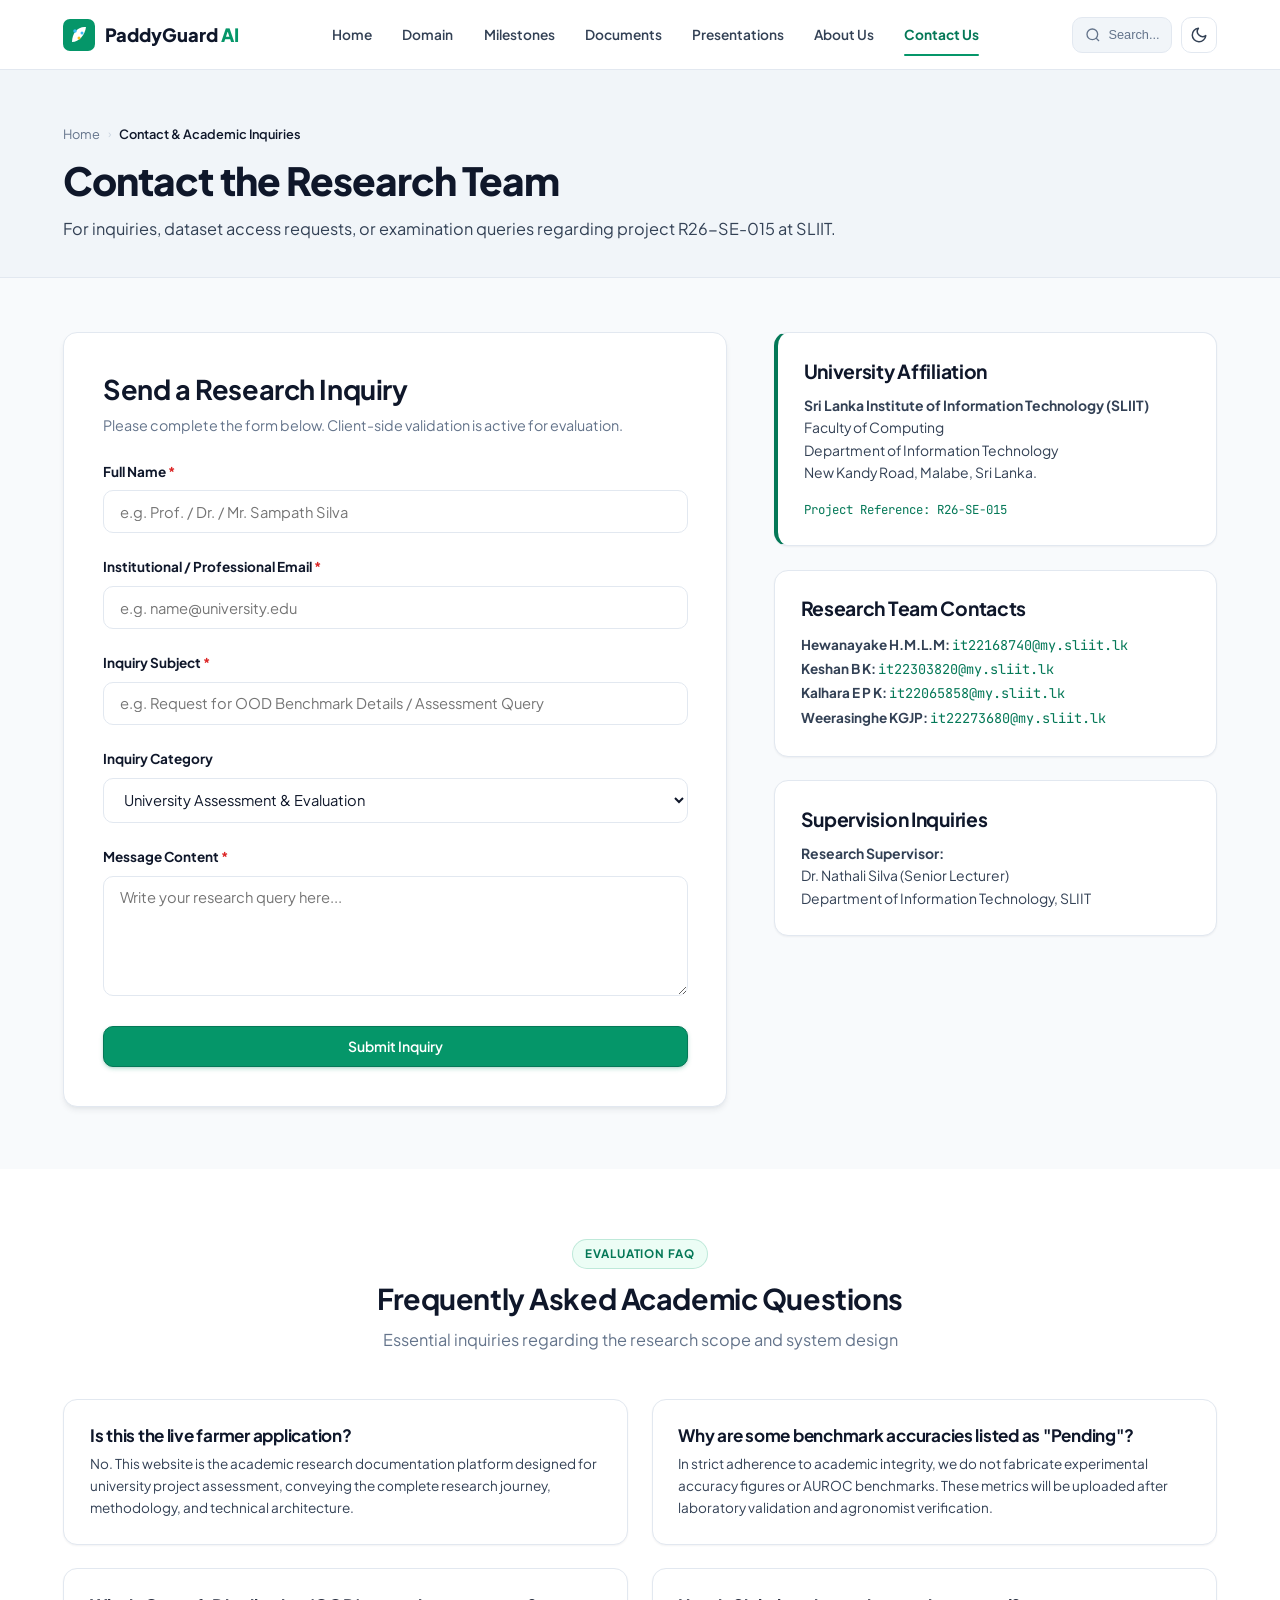
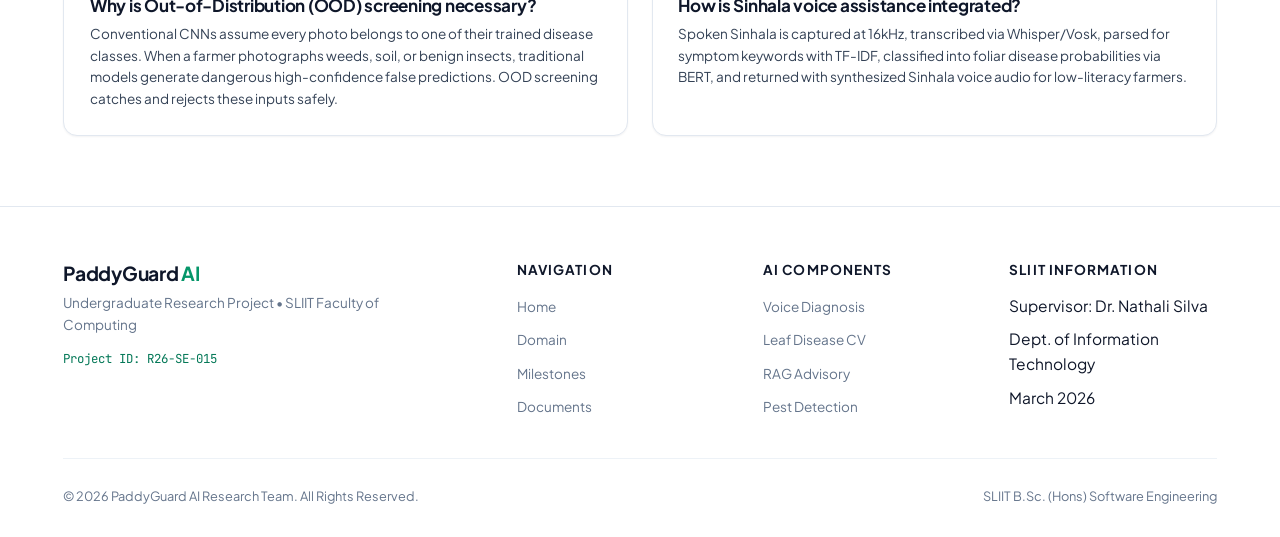
<file: contact.html>
<!DOCTYPE html>
<html lang="en" data-theme="light">

<head>
  <meta charset="UTF-8">
  <meta name="viewport" content="width=device-width, initial-scale=1.0">
  <title>Contact Us &amp; Supervision | PaddyGuard AI Research</title>
  <meta name="description"
    content="Academic contact information, research inquiries form, university department address, and FAQ for PaddyGuard AI (R26-SE-015).">
  <meta name="robots" content="index, follow">

  <link rel="icon" type="image/svg+xml" href="assets/favicon.svg">
  <link rel="preconnect" href="https://fonts.googleapis.com">
  <link rel="preconnect" href="https://fonts.gstatic.com" crossorigin>
  <link
    href="https://fonts.googleapis.com/css2?family=Plus+Jakarta+Sans:wght@400;500;600;700;800&family=JetBrains+Mono:wght@400;600&display=swap"
    rel="stylesheet">

  <link rel="stylesheet" href="css/style.css">
  <link rel="stylesheet" href="css/components.css">
  <link rel="stylesheet" href="css/responsive.css">
</head>

<body>
  <div id="scroll-progress" aria-hidden="true"></div>

  <!-- Header -->
  <header class="site-header" role="banner">
    <div class="container nav-container">
      <a href="index.html" class="logo-link">
        <svg width="32" height="32" viewBox="0 0 64 64" fill="none">
          <rect width="64" height="64" rx="14" fill="#059669" />
          <path d="M18 46 C 18 28, 30 14, 46 16 C 44 32, 32 46, 18 46 Z" fill="#ffffff" />
          <circle cx="24" cy="24" r="3.5" fill="#38bdf8" />
          <circle cx="38" cy="28" r="3" fill="#38bdf8" />
          <circle cx="32" cy="38" r="3" fill="#fbbf24" />
        </svg>
        <span class="logo-text">PaddyGuard <span style="color:var(--brand-emerald)">AI</span></span>

      </a>

      <nav role="navigation" aria-label="Main Navigation">
        <ul class="nav-menu">
          <li><a href="index.html" class="nav-link">Home</a></li>
          <li><a href="domain.html" class="nav-link">Domain</a></li>
          <li><a href="milestones.html" class="nav-link">Milestones</a></li>
          <li><a href="documents.html" class="nav-link">Documents</a></li>
          <li><a href="presentations.html" class="nav-link">Presentations</a></li>
          <li><a href="about.html" class="nav-link">About Us</a></li>
          <li><a href="contact.html" class="nav-link active">Contact Us</a></li>
        </ul>
      </nav>

      <div class="nav-actions">
        <button id="global-search-btn" class="search-trigger-btn" aria-label="Open Search">
          <svg width="16" height="16" viewBox="0 0 24 24" fill="none" stroke="currentColor" stroke-width="2">
            <circle cx="11" cy="11" r="8"></circle>
            <line x1="21" y1="21" x2="16.65" y2="16.65"></line>
          </svg>
          <span>Search...</span>

        </button>
        <button id="theme-toggle-btn" class="icon-btn" aria-label="Toggle Theme">
          <svg width="18" height="18" viewBox="0 0 24 24" fill="none" stroke="currentColor" stroke-width="2">
            <path d="M21 12.79A9 9 0 1 1 11.21 3 7 7 0 0 0 21 12.79z"></path>
          </svg>
        </button>
        <button id="mobile-menu-btn" class="mobile-menu-btn icon-btn" aria-label="Menu">
          <svg width="22" height="22" viewBox="0 0 24 24" fill="none" stroke="currentColor" stroke-width="2">
            <line x1="3" y1="12" x2="21" y2="12"></line>
            <line x1="3" y1="6" x2="21" y2="6"></line>
            <line x1="3" y1="18" x2="21" y2="18"></line>
          </svg>
        </button>
      </div>
    </div>
  </header>

  <div id="drawer-backdrop" class="drawer-backdrop" aria-hidden="true"></div>
  <aside id="mobile-nav-drawer" class="mobile-nav-drawer">
    <div class="drawer-header">
      <span style="font-weight:800; color:var(--brand-emerald)">PaddyGuard AI</span>
      <button id="drawer-close-btn" class="icon-btn">✕</button>
    </div>
    <ul class="mobile-nav-links">
      <li><a href="index.html" class="mobile-nav-link">Home</a></li>
      <li><a href="domain.html" class="mobile-nav-link">Domain &amp; Methodology</a></li>
      <li><a href="milestones.html" class="mobile-nav-link">Milestones Tracker</a></li>
      <li><a href="documents.html" class="mobile-nav-link">Documents Repository</a></li>
      <li><a href="presentations.html" class="mobile-nav-link">Presentations Deck</a></li>
      <li><a href="about.html" class="mobile-nav-link">About Research Team</a></li>
      <li><a href="contact.html" class="mobile-nav-link active">Contact &amp; Supervision</a></li>
    </ul>
  </aside>

  <main id="main-content">
    <section class="section page-header-section">
      <div class="container">
        <nav class="breadcrumb-nav" aria-label="Breadcrumb">
          <a href="index.html">Home</a>
          <span class="breadcrumb-separator">&rsaquo;</span>
          <span class="breadcrumb-current">Contact &amp; Academic Inquiries</span>
        </nav>
        <h1 class="page-title">Contact the Research Team</h1>
        <p class="page-subtitle">
          For inquiries, dataset access requests, or examination queries regarding project R26-SE-015 at
          SLIIT.
        </p>
      </div>
    </section>

    <section class="section" style="padding: 3.5rem 0 4rem 0;">
      <div class="container contact-grid">

        <!-- Form Column -->
        <div class="contact-form-card">
          <h2 style="font-size: 1.75rem; margin-bottom: 0.5rem; color: var(--text-primary);">Send a Research Inquiry
          </h2>
          <p style="font-size: 0.925rem; color: var(--text-muted); margin-bottom: 1.5rem;">
            Please complete the form below. Client-side validation is active for evaluation.
          </p>

          <div id="contact-success-banner" class="form-success-banner" role="alert">
            <strong>✅ Inquiry Sent Successfully:</strong><br>
            <span id="contact-success-text">Thank you for reaching out! Your research inquiry has been delivered directly to our team's inbox. We will get back to you soon.</span>
          </div>

          <div id="contact-error-banner" class="form-error-banner" role="alert">
            <strong>⚠️ Message Delivery Failed:</strong><br>
            <span id="contact-error-text">Unable to send your inquiry at this moment. Please email the researchers directly using the addresses on this page.</span>
          </div>

          <form id="research-contact-form" novalidate>
            <!-- Web3Forms Form Configuration -->
            <input type="hidden" name="access_key" id="contact-access-key" value="3646588a-4432-4899-9a99-d9055cba0a30">
            <input type="hidden" name="from_name" value="PaddyGuard AI Portal">
            <input type="checkbox" name="botcheck" class="hidden" style="display: none;">

            <div class="form-group">
              <label for="contact-name">Full Name <span style="color:var(--brand-danger)">*</span></label>
              <input type="text" id="contact-name" name="name" class="form-control"
                placeholder="e.g. Prof. / Dr. / Mr. Sampath Silva" required>
              <div class="form-feedback">Please enter your name (minimum 2 characters).</div>
            </div>

            <div class="form-group">
              <label for="contact-email">Institutional / Professional Email <span
                  style="color:var(--brand-danger)">*</span></label>
              <input type="email" id="contact-email" name="email" class="form-control" placeholder="e.g. name@university.edu"
                required>
              <div class="form-feedback">Please provide a valid email address.</div>
            </div>

            <div class="form-group">
              <label for="contact-subject">Inquiry Subject <span style="color:var(--brand-danger)">*</span></label>
              <input type="text" id="contact-subject" name="subject" class="form-control"
                placeholder="e.g. Request for OOD Benchmark Details / Assessment Query" required>
              <div class="form-feedback">Subject line is required (minimum 5 characters).</div>
            </div>

            <div class="form-group">
              <label for="contact-category">Inquiry Category</label>
              <select id="contact-category" name="category" class="form-control">
                <option value="University Assessment & Evaluation">University Assessment &amp; Evaluation</option>
                <option value="Dataset Access & Annotation Protocol">Dataset Access &amp; Annotation Protocol</option>
                <option value="Machine Learning Architecture & OOD">Machine Learning Architecture &amp; OOD</option>
                <option value="General Agricultural Informatics">General Agricultural Informatics</option>
              </select>
            </div>

            <div class="form-group">
              <label for="contact-message">Message Content <span style="color:var(--brand-danger)">*</span></label>
              <textarea id="contact-message" name="message" class="form-control" placeholder="Write your research query here..."
                rows="5" required></textarea>
              <div class="form-feedback">Please write a message of at least 15 characters.</div>
            </div>

            <button type="submit" id="contact-submit-btn" class="btn btn-primary" style="width: 100%;">
              Submit Inquiry
            </button>
          </form>
        </div>

        <!-- Details Column -->
        <div>
          <div class="card" style="margin-bottom: 1.5rem; border-left: 4px solid var(--brand-forest);">
            <h3 style="font-size: 1.25rem; margin-bottom: 0.75rem;">University Affiliation</h3>
            <p style="font-size: 0.9rem; color: var(--text-secondary); line-height: 1.6; margin-bottom: 1rem;">
              <strong>Sri Lanka Institute of Information Technology (SLIIT)</strong><br>
              Faculty of Computing<br>
              Department of Information Technology<br>
              New Kandy Road, Malabe, Sri Lanka.
            </p>
            <div style="font-family: var(--font-mono); font-size: 0.8rem; color: var(--brand-emerald-dark);">
              Project Reference: R26-SE-015
            </div>
          </div>

          <div class="card" style="margin-bottom: 1.5rem;">
            <h3 style="font-size: 1.25rem; margin-bottom: 0.75rem;">Research Team Contacts</h3>
            <ul style="list-style: none; font-size: 0.875rem; color: var(--text-secondary); line-height: 1.8;">
              <li><strong>Hewanayake H.M.L.M:</strong> <span
                  style="font-family:var(--font-mono); color:var(--brand-emerald-dark);">it22168740@my.sliit.lk</span>
              </li>
              <li><strong>Keshan B K:</strong> <span
                  style="font-family:var(--font-mono); color:var(--brand-emerald-dark);">it22303820@my.sliit.lk</span>
              </li>
              <li><strong>Kalhara E P K:</strong> <span
                  style="font-family:var(--font-mono); color:var(--brand-emerald-dark);">it22065858@my.sliit.lk</span>
              </li>
              <li><strong>Weerasinghe KGJP:</strong> <span
                  style="font-family:var(--font-mono); color:var(--brand-emerald-dark);">it22273680@my.sliit.lk</span>
              </li>
            </ul>
          </div>

          <div class="card">
            <h3 style="font-size: 1.25rem; margin-bottom: 0.75rem;">Supervision Inquiries</h3>
            <p style="font-size: 0.9rem; color: var(--text-secondary); line-height: 1.6;">
              <strong>Research Supervisor:</strong><br>
              Dr. Nathali Silva (Senior Lecturer)<br>
              Department of Information Technology, SLIIT
            </p>
          </div>
        </div>

      </div>
    </section>

    <!-- Frequently Asked Research Questions -->
    <section class="section" style="background: var(--bg-secondary);">
      <div class="container">
        <div class="section-header">
          <span class="section-tag">Evaluation FAQ</span>
          <h2 class="section-title">Frequently Asked Academic Questions</h2>
          <p class="section-subtitle">
            Essential inquiries regarding the research scope and system design
          </p>
        </div>

        <div class="grid grid-2" style="gap:1.5rem;">
          <div class="card">
            <h4 style="font-size:1.1rem; margin-bottom:0.4rem; color:var(--text-primary);">Is this the live farmer
              application?</h4>
            <p style="font-size:0.875rem; color:var(--text-secondary);">
              No. This website is the academic research documentation platform designed for university project
              assessment, conveying the complete research journey, methodology, and technical architecture.
            </p>
          </div>

          <div class="card">
            <h4 style="font-size:1.1rem; margin-bottom:0.4rem; color:var(--text-primary);">Why are some benchmark
              accuracies listed as "Pending"?</h4>
            <p style="font-size:0.875rem; color:var(--text-secondary);">
              In strict adherence to academic integrity, we do not fabricate experimental accuracy figures or AUROC
              benchmarks. These metrics will be uploaded after laboratory validation and agronomist verification.
            </p>
          </div>

          <div class="card">
            <h4 style="font-size:1.1rem; margin-bottom:0.4rem; color:var(--text-primary);">Why is Out-of-Distribution
              (OOD) screening necessary?</h4>
            <p style="font-size:0.875rem; color:var(--text-secondary);">
              Conventional CNNs assume every photo belongs to one of their trained disease classes. When a farmer
              photographs weeds, soil, or benign insects, traditional models generate dangerous high-confidence false
              predictions. OOD screening catches and rejects these inputs safely.
            </p>
          </div>

          <div class="card">
            <h4 style="font-size:1.1rem; margin-bottom:0.4rem; color:var(--text-primary);">How is Sinhala voice
              assistance integrated?</h4>
            <p style="font-size:0.875rem; color:var(--text-secondary);">
              Spoken Sinhala is captured at 16kHz, transcribed via Whisper/Vosk, parsed for symptom keywords with
              TF-IDF, classified into foliar disease probabilities via BERT, and returned with synthesized Sinhala voice
              audio for low-literacy farmers.
            </p>
          </div>
        </div>
      </div>
    </section>

  </main>

  <!-- Footer -->
  <footer class="site-footer" role="contentinfo">
    <div class="container">
      <div class="footer-grid">
        <div class="footer-brand">
          <h3>PaddyGuard <span style="color:var(--brand-emerald)">AI</span></h3>
          <p>Undergraduate Research Project &bull; SLIIT Faculty of Computing</p>
          <div
            style="font-family:var(--font-mono); font-size:0.8rem; color:var(--brand-emerald-dark); margin-top:0.5rem;">
            Project ID: R26-SE-015
          </div>
        </div>
        <div class="footer-col">
          <h4>Navigation</h4>
          <ul class="footer-links">
            <li><a href="index.html">Home</a></li>
            <li><a href="domain.html">Domain</a></li>
            <li><a href="milestones.html">Milestones</a></li>
            <li><a href="documents.html">Documents</a></li>
          </ul>
        </div>
        <div class="footer-col">
          <h4>AI Components</h4>
          <ul class="footer-links">
            <li><a href="domain.html#voice-diagnosis">Voice Diagnosis</a></li>
            <li><a href="domain.html#disease-classification">Leaf Disease CV</a></li>
            <li><a href="domain.html#treatment-advisory">RAG Advisory</a></li>
            <li><a href="domain.html#pest-detection">Pest Detection</a></li>
          </ul>
        </div>
        <div class="footer-col">
          <h4>SLIIT Information</h4>
          <ul class="footer-links">
            <li><span>Supervisor: Dr. Nathali Silva</span></li>
            <li><span>Dept. of Information Technology</span></li>
            <li><span>March 2026</span></li>
          </ul>
        </div>
      </div>
      <div class="footer-bottom">
        <div>&copy; 2026 PaddyGuard AI Research Team. All Rights Reserved.</div>
        <div>SLIIT B.Sc. (Hons) Software Engineering</div>
      </div>
    </div>
  </footer>

  <button id="back-to-top" aria-label="Back to Top">
    <svg width="20" height="20" viewBox="0 0 24 24" fill="none" stroke="currentColor" stroke-width="2.5">
      <polyline points="18 15 12 9 6 15"></polyline>
    </svg>
  </button>

  <div id="search-modal" class="modal-overlay" role="dialog" aria-modal="true">
    <div class="modal-content search-modal-content">
      <button class="modal-close-btn">✕</button>
      <h3 style="font-size:1.25rem; margin-bottom:1rem;">Search Research Documentation</h3>
      <div class="search-input-wrapper">
        <input type="text" id="global-search-input" placeholder="Search contacts, supervisor, FAQs..."
          autocomplete="off">
        <span id="search-results-count"
          style="font-size:0.75rem; color:var(--text-muted); font-family:var(--font-mono);">0 results</span>
      </div>
      <ul id="search-results-list" class="search-results-list"></ul>
    </div>
  </div>

  <script src="js/data.js"></script>
  <script src="js/main.js"></script>
  <script src="js/search.js"></script>

  <!-- Contact Form Submission & Validation Script -->
  <script>
    document.addEventListener('DOMContentLoaded', () => {
      const form = document.getElementById('research-contact-form');
      const nameInput = document.getElementById('contact-name');
      const emailInput = document.getElementById('contact-email');
      const subjectInput = document.getElementById('contact-subject');
      const messageInput = document.getElementById('contact-message');
      const successBanner = document.getElementById('contact-success-banner');
      const successText = document.getElementById('contact-success-text');
      const errorBanner = document.getElementById('contact-error-banner');
      const errorText = document.getElementById('contact-error-text');
      const submitBtn = document.getElementById('contact-submit-btn');

      if (!form) return;

      function validateEmail(email) {
        return /^[^\s@]+@[^\s@]+\.[^\s@]+$/.test(email);
      }

      form.addEventListener('submit', async (e) => {
        e.preventDefault();
        let isValid = true;

        // Reset banners
        if (successBanner) successBanner.style.display = 'none';
        if (errorBanner) errorBanner.style.display = 'none';

        // Name
        if (nameInput.value.trim().length < 2) {
          nameInput.classList.add('is-invalid');
          isValid = false;
        } else {
          nameInput.classList.remove('is-invalid');
        }

        // Email
        if (!validateEmail(emailInput.value.trim())) {
          emailInput.classList.add('is-invalid');
          isValid = false;
        } else {
          emailInput.classList.remove('is-invalid');
        }

        // Subject
        if (subjectInput.value.trim().length < 5) {
          subjectInput.classList.add('is-invalid');
          isValid = false;
        } else {
          subjectInput.classList.remove('is-invalid');
        }

        // Message
        if (messageInput.value.trim().length < 15) {
          messageInput.classList.add('is-invalid');
          isValid = false;
        } else {
          messageInput.classList.remove('is-invalid');
        }

        if (!isValid) return;

        const originalBtnHtml = submitBtn.innerHTML;
        submitBtn.disabled = true;
        submitBtn.innerHTML = `
          <svg style="display:inline-block; vertical-align:middle; margin-right:8px; animation:spin 1s linear infinite;" width="16" height="16" viewBox="0 0 24 24" fill="none" stroke="currentColor" stroke-width="2" stroke-linecap="round" stroke-linejoin="round">
            <line x1="12" y1="2" x2="12" y2="6"></line>
            <line x1="12" y1="18" x2="12" y2="22"></line>
            <line x1="4.93" y1="4.93" x2="7.76" y2="7.76"></line>
            <line x1="16.24" y1="16.24" x2="19.07" y2="19.07"></line>
            <line x1="2" y1="12" x2="6" y2="12"></line>
            <line x1="18" y1="12" x2="22" y2="12"></line>
            <line x1="4.93" y1="19.07" x2="7.76" y2="16.24"></line>
            <line x1="16.24" y1="7.76" x2="19.07" y2="4.93"></line>
          </svg>
          Submitting Inquiry...
        `;

        const accessKey = document.getElementById('contact-access-key')?.value?.trim();

        // If access key is not yet provided, show demo message with setup guidance
        if (!accessKey || accessKey === 'YOUR_ACCESS_KEY_HERE') {
          setTimeout(() => {
            if (successBanner) {
              if (successText) {
                successText.innerHTML = 'Your inquiry input has been validated successfully.<br><br>💡 <strong>Note:</strong> To receive actual emails in your inbox, generate a free key from <a href="https://web3forms.com/" target="_blank" style="text-decoration:underline; font-weight:600; color:inherit;">web3forms.com</a> and paste it into the <code>contact-access-key</code> value in <code>contact.html</code>.';
              }
              successBanner.style.display = 'block';
              successBanner.scrollIntoView({ behavior: 'smooth', block: 'nearest' });
            }
            submitBtn.disabled = false;
            submitBtn.innerHTML = originalBtnHtml;
            form.reset();
          }, 600);
          return;
        }

        try {
          const formData = new FormData(form);
          const response = await fetch('https://api.web3forms.com/submit', {
            method: 'POST',
            body: formData
          });

          const result = await response.json();

          if (response.ok && result.success) {
            if (successBanner) {
              if (successText) {
                successText.textContent = 'Thank you for reaching out! Your research inquiry has been delivered directly to our team\'s inbox. We will get back to you soon.';
              }
              successBanner.style.display = 'block';
              successBanner.scrollIntoView({ behavior: 'smooth', block: 'nearest' });
            }
            form.reset();
          } else {
            throw new Error(result.message || 'Submission failed. Please try again.');
          }
        } catch (err) {
          console.error('Contact submission error:', err);
          if (errorBanner) {
            if (errorText) {
              errorText.textContent = err.message || 'Could not send message. Please reach out to the researchers directly via institutional email.';
            }
            errorBanner.style.display = 'block';
            errorBanner.scrollIntoView({ behavior: 'smooth', block: 'nearest' });
          }
        } finally {
          submitBtn.disabled = false;
          submitBtn.innerHTML = originalBtnHtml;
        }
      });
    });
  </script>
</body>

</html>
</file>
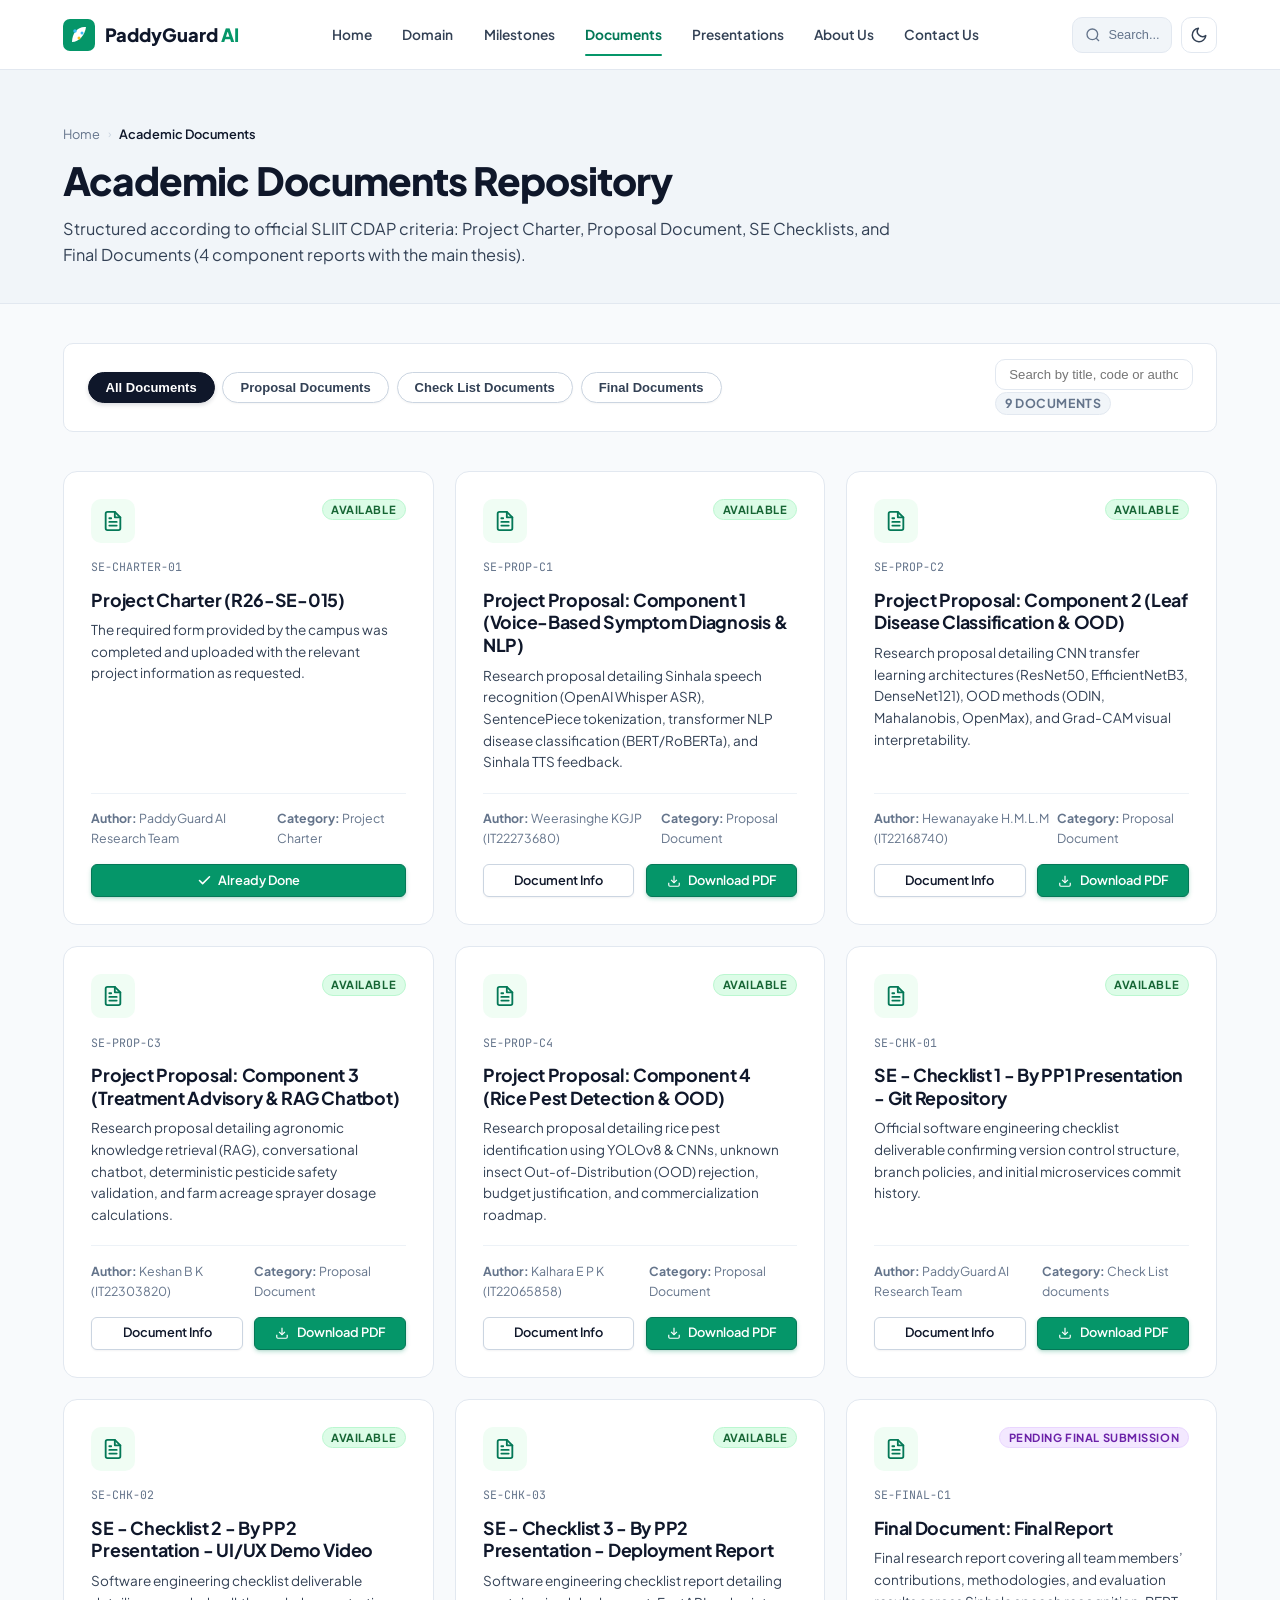
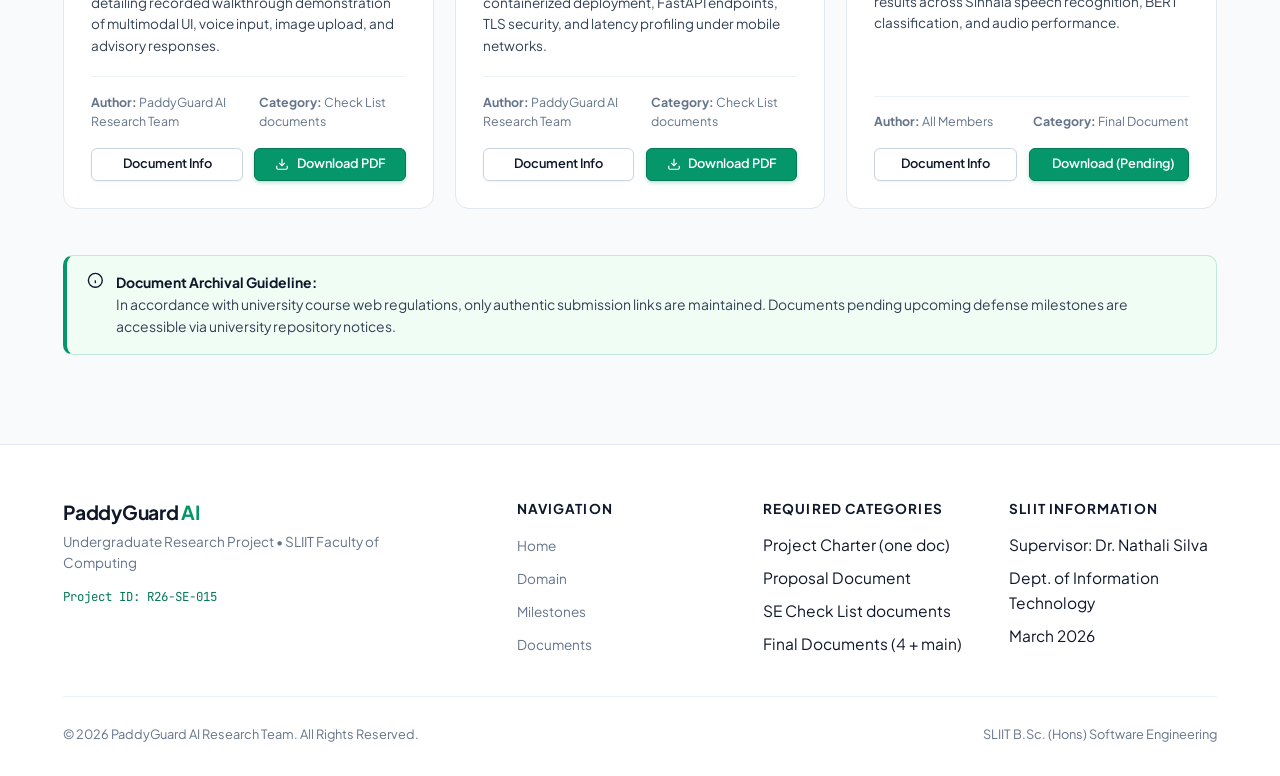
<file: documents.html>
<!DOCTYPE html>
<html lang="en" data-theme="light">

<head>
  <meta charset="UTF-8">
  <meta name="viewport" content="width=device-width, initial-scale=1.0">
  <title>Documents Repository | PaddyGuard AI Research</title>
  <meta name="description"
    content="Academic document repository for PaddyGuard AI (R26-SE-015, SLIIT): Project Charter, Proposal Document, SE Checklists, and Final Documents.">
  <meta name="robots" content="index, follow">

  <link rel="icon" type="image/svg+xml" href="assets/favicon.svg">
  <link rel="preconnect" href="https://fonts.googleapis.com">
  <link rel="preconnect" href="https://fonts.gstatic.com" crossorigin>
  <link
    href="https://fonts.googleapis.com/css2?family=Plus+Jakarta+Sans:wght@400;500;600;700;800&family=JetBrains+Mono:wght@400;600&display=swap"
    rel="stylesheet">

  <link rel="stylesheet" href="css/style.css">
  <link rel="stylesheet" href="css/components.css">
  <link rel="stylesheet" href="css/responsive.css">
</head>

<body>
  <div id="scroll-progress" aria-hidden="true"></div>

  <!-- Header -->
  <header class="site-header" role="banner">
    <div class="container nav-container">
      <a href="index.html" class="logo-link">
        <svg width="32" height="32" viewBox="0 0 64 64" fill="none">
          <rect width="64" height="64" rx="14" fill="#059669" />
          <path d="M18 46 C 18 28, 30 14, 46 16 C 44 32, 32 46, 18 46 Z" fill="#ffffff" />
          <circle cx="24" cy="24" r="3.5" fill="#38bdf8" />
          <circle cx="38" cy="28" r="3" fill="#38bdf8" />
          <circle cx="32" cy="38" r="3" fill="#fbbf24" />
        </svg>
        <span class="logo-text">PaddyGuard <span style="color:var(--brand-emerald)">AI</span></span>

      </a>

      <nav role="navigation" aria-label="Main Navigation">
        <ul class="nav-menu">
          <li><a href="index.html" class="nav-link">Home</a></li>
          <li><a href="domain.html" class="nav-link">Domain</a></li>
          <li><a href="milestones.html" class="nav-link">Milestones</a></li>
          <li><a href="documents.html" class="nav-link active">Documents</a></li>
          <li><a href="presentations.html" class="nav-link">Presentations</a></li>
          <li><a href="about.html" class="nav-link">About Us</a></li>
          <li><a href="contact.html" class="nav-link">Contact Us</a></li>
        </ul>
      </nav>

      <div class="nav-actions">
        <button id="global-search-btn" class="search-trigger-btn" aria-label="Open Search">
          <svg width="16" height="16" viewBox="0 0 24 24" fill="none" stroke="currentColor" stroke-width="2">
            <circle cx="11" cy="11" r="8"></circle>
            <line x1="21" y1="21" x2="16.65" y2="16.65"></line>
          </svg>
          <span>Search...</span>

        </button>
        <button id="theme-toggle-btn" class="icon-btn" aria-label="Toggle Theme">
          <svg width="18" height="18" viewBox="0 0 24 24" fill="none" stroke="currentColor" stroke-width="2">
            <path d="M21 12.79A9 9 0 1 1 11.21 3 7 7 0 0 0 21 12.79z"></path>
          </svg>
        </button>
        <button id="mobile-menu-btn" class="mobile-menu-btn icon-btn" aria-label="Menu">
          <svg width="22" height="22" viewBox="0 0 24 24" fill="none" stroke="currentColor" stroke-width="2">
            <line x1="3" y1="12" x2="21" y2="12"></line>
            <line x1="3" y1="6" x2="21" y2="6"></line>
            <line x1="3" y1="18" x2="21" y2="18"></line>
          </svg>
        </button>
      </div>
    </div>
  </header>

  <div id="drawer-backdrop" class="drawer-backdrop" aria-hidden="true"></div>
  <aside id="mobile-nav-drawer" class="mobile-nav-drawer">
    <div class="drawer-header">
      <span style="font-weight:800; color:var(--brand-emerald)">PaddyGuard AI</span>
      <button id="drawer-close-btn" class="icon-btn">✕</button>
    </div>
    <ul class="mobile-nav-links">
      <li><a href="index.html" class="mobile-nav-link">Home</a></li>
      <li><a href="domain.html" class="mobile-nav-link">Domain &amp; Methodology</a></li>
      <li><a href="milestones.html" class="mobile-nav-link">Milestones Tracker</a></li>
      <li><a href="documents.html" class="mobile-nav-link active">Documents Repository</a></li>
      <li><a href="presentations.html" class="mobile-nav-link">Presentations Deck</a></li>
      <li><a href="about.html" class="mobile-nav-link">About Research Team</a></li>
      <li><a href="contact.html" class="mobile-nav-link">Contact &amp; Supervision</a></li>
    </ul>
  </aside>

  <main id="main-content">
    <section class="section page-header-section">
      <div class="container">
        <nav class="breadcrumb-nav" aria-label="Breadcrumb">
          <a href="index.html">Home</a>
          <span class="breadcrumb-separator">&rsaquo;</span>
          <span class="breadcrumb-current">Academic Documents</span>
        </nav>
        <h1 class="page-title">Academic Documents Repository</h1>
        <p class="page-subtitle">
          Structured according to official SLIIT CDAP criteria: Project Charter, Proposal Document, SE Checklists, and
          Final Documents (4 component reports with the main thesis).
        </p>
      </div>
    </section>

    <section class="section" style="padding: 2.5rem 0 4rem 0;">
      <div class="container">
        <!-- Controls Bar with Categories matching Slide 12 -->
        <div class="filter-bar">
          <div class="filter-pills">
            <button class="filter-pill doc-cat-btn active" data-cat="all">All Documents</button>
            <button class="filter-pill doc-cat-btn" data-cat="Proposal Document">Proposal Documents</button>
            <button class="filter-pill doc-cat-btn" data-cat="Check List documents">Check List Documents</button>
            <button class="filter-pill doc-cat-btn" data-cat="Final Document">Final Documents</button>
          </div>

          <div class="filter-search-wrap">
            <div class="filter-search-box">
              <input type="text" id="doc-search-input" class="calc-input"
                placeholder="Search by title, code or author..."
                style="padding:0.45rem 0.85rem; font-size:0.85rem; width:100%;">
            </div>
            <span id="doc-count-badge" class="badge badge-neutral" style="font-size:0.8rem;">Documents</span>
          </div>
        </div>

        <!-- Documents Cards Grid -->
        <div class="grid grid-3" id="documents-grid">
          <!-- Populated via js/documents.js -->
        </div>

        <div class="academic-notice" style="margin-top: 3rem;">
          <svg width="20" height="20" viewBox="0 0 24 24" fill="none" stroke="currentColor" stroke-width="2">
            <circle cx="12" cy="12" r="10"></circle>
            <line x1="12" y1="16" x2="12" y2="12"></line>
            <line x1="12" y1="8" x2="12.01" y2="8"></line>
          </svg>
          <div>
            <strong>Document Archival Guideline:</strong>
            <p>
              In accordance with university course web regulations, only authentic submission links are maintained.
              Documents pending upcoming defense milestones are accessible via university repository notices.
            </p>
          </div>
        </div>
      </div>
    </section>
  </main>

  <!-- Footer -->
  <footer class="site-footer" role="contentinfo">
    <div class="container">
      <div class="footer-grid">
        <div class="footer-brand">
          <h3>PaddyGuard <span style="color:var(--brand-emerald)">AI</span></h3>
          <p>Undergraduate Research Project &bull; SLIIT Faculty of Computing</p>
          <div
            style="font-family:var(--font-mono); font-size:0.8rem; color:var(--brand-emerald-dark); margin-top:0.5rem;">
            Project ID: R26-SE-015
          </div>
        </div>
        <div class="footer-col">
          <h4>Navigation</h4>
          <ul class="footer-links">
            <li><a href="index.html">Home</a></li>
            <li><a href="domain.html">Domain</a></li>
            <li><a href="milestones.html">Milestones</a></li>
            <li><a href="documents.html">Documents</a></li>
          </ul>
        </div>
        <div class="footer-col">
          <h4>Required Categories</h4>
          <ul class="footer-links">
            <li><span>Project Charter (one doc)</span></li>
            <li><span>Proposal Document</span></li>
            <li><span>SE Check List documents</span></li>
            <li><span>Final Documents (4 + main)</span></li>
          </ul>
        </div>
        <div class="footer-col">
          <h4>SLIIT Information</h4>
          <ul class="footer-links">
            <li><span>Supervisor: Dr. Nathali Silva</span></li>
            <li><span>Dept. of Information Technology</span></li>
            <li><span>March 2026</span></li>
          </ul>
        </div>
      </div>
      <div class="footer-bottom">
        <div>&copy; 2026 PaddyGuard AI Research Team. All Rights Reserved.</div>
        <div>SLIIT B.Sc. (Hons) Software Engineering</div>
      </div>
    </div>
  </footer>

  <button id="back-to-top" aria-label="Back to Top">
    <svg width="20" height="20" viewBox="0 0 24 24" fill="none" stroke="currentColor" stroke-width="2.5">
      <polyline points="18 15 12 9 6 15"></polyline>
    </svg>
  </button>

  <div id="search-modal" class="modal-overlay" role="dialog" aria-modal="true">
    <div class="modal-content search-modal-content">
      <button class="modal-close-btn">✕</button>
      <h3 style="font-size:1.25rem; margin-bottom:1rem;">Search Research Documentation</h3>
      <div class="search-input-wrapper">
        <input type="text" id="global-search-input" placeholder="Search documents, proposals, checklists..."
          autocomplete="off">
        <span id="search-results-count"
          style="font-size:0.75rem; color:var(--text-muted); font-family:var(--font-mono);">0 results</span>
      </div>
      <ul id="search-results-list" class="search-results-list"></ul>
    </div>
  </div>

  <div id="doc-notice-modal" class="modal-overlay" role="dialog" aria-modal="true">
    <div class="modal-content" style="max-width: 520px; text-align:center;">
      <button class="modal-close-btn" onclick="closeModal('doc-notice-modal')">✕</button>
      <div style="font-size:3rem; margin-bottom:1rem;">📂</div>
      <h3 id="doc-notice-title" style="font-size:1.35rem; margin-bottom:0.5rem; color:var(--text-primary);">Document
        Archive Notice</h3>
      <div id="doc-notice-code"
        style="font-family:var(--font-mono); font-size:0.8rem; color:var(--brand-emerald-dark); margin-bottom:1rem;">
        R26-SE-015</div>
      <p id="doc-notice-msg"
        style="font-size:0.925rem; color:var(--text-secondary); line-height:1.6; margin-bottom:1.5rem;">
        This deliverable is scheduled for formal upload in the repository following the upcoming university assessment
        milestone.
      </p>
      <button class="btn btn-primary" onclick="closeModal('doc-notice-modal')">Understood</button>
    </div>
  </div>

  <!-- PDF Viewer & Preview Modal -->
  <div id="pdf-viewer-modal" class="modal-overlay" role="dialog" aria-modal="true">
    <div class="modal-content"
      style="max-width: 960px; width: 95vw; height: 90vh; display: flex; flex-direction: column; padding: 1.25rem;">
      <div
        style="display: flex; justify-content: space-between; align-items: center; padding-bottom: 0.75rem; border-bottom: 1px solid var(--border-color); margin-bottom: 0.75rem;">
        <div style="overflow: hidden; padding-right: 1rem;">
          <h3 id="pdf-modal-title"
            style="font-size: 1.15rem; margin: 0; color: var(--text-primary); text-overflow: ellipsis; white-space: nowrap; overflow: hidden;">
            Document Title</h3>
          <div id="pdf-modal-meta"
            style="font-family: var(--font-mono); font-size: 0.75rem; color: var(--brand-emerald-dark); margin-top: 0.25rem;">
            Code &bull; Author</div>
        </div>
        <div style="display: flex; gap: 0.5rem; align-items: center; flex-shrink: 0;">
          <a id="pdf-modal-open-newtab" href="#" target="_blank" class="btn btn-outline btn-sm"
            style="display: inline-flex; align-items: center; gap: 0.35rem;">
            <svg width="14" height="14" viewBox="0 0 24 24" fill="none" stroke="currentColor" stroke-width="2">
              <path d="M18 13v6a2 2 0 0 1-2 2H5a2 2 0 0 1-2-2V8a2 2 0 0 1 2-2h6"></path>
              <polyline points="15 3 21 3 21 9"></polyline>
              <line x1="10" y1="14" x2="21" y2="3"></line>
            </svg>
            Full Screen
          </a>
          <a id="pdf-modal-download" href="#" download class="btn btn-primary btn-sm"
            style="display: inline-flex; align-items: center; gap: 0.35rem;">
            <svg width="14" height="14" viewBox="0 0 24 24" fill="none" stroke="currentColor" stroke-width="2">
              <path d="M21 15v4a2 2 0 0 1-2 2H5a2 2 0 0 1-2-2v-4"></path>
              <polyline points="7 10 12 15 17 10"></polyline>
              <line x1="12" y1="15" x2="12" y2="3"></line>
            </svg>
            Download
          </a>
          <button class="modal-close-btn" style="position: static; margin-left: 0.5rem;"
            onclick="closeModal('pdf-viewer-modal')">✕</button>
        </div>
      </div>
      <div
        style="flex: 1; width: 100%; height: 100%; border-radius: 6px; overflow: hidden; background: #2f343b; position: relative;">
        <iframe id="pdf-modal-iframe" src="" style="width: 100%; height: 100%; border: none;"></iframe>
      </div>
    </div>
  </div>

  <script src="js/data.js"></script>
  <script src="js/main.js"></script>
  <script src="js/search.js"></script>
  <script src="js/documents.js"></script>
</body>

</html>
</file>
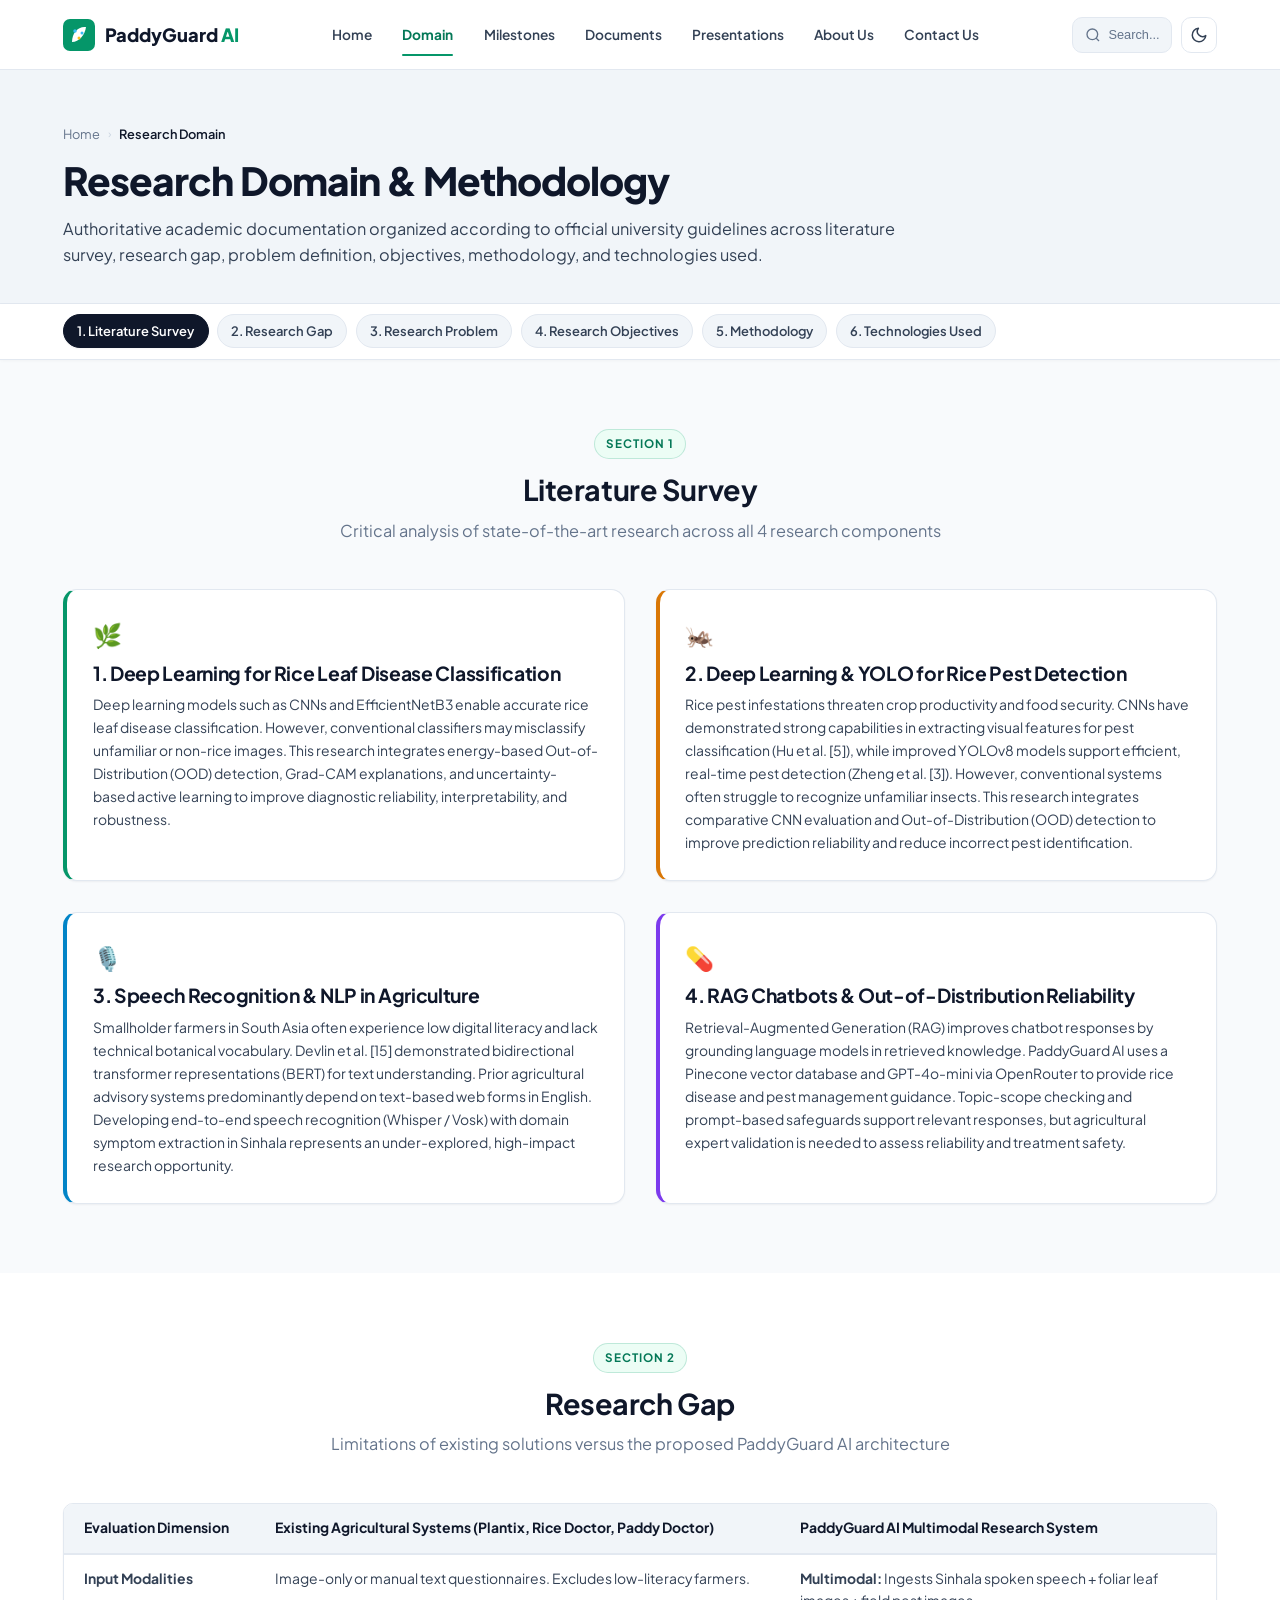
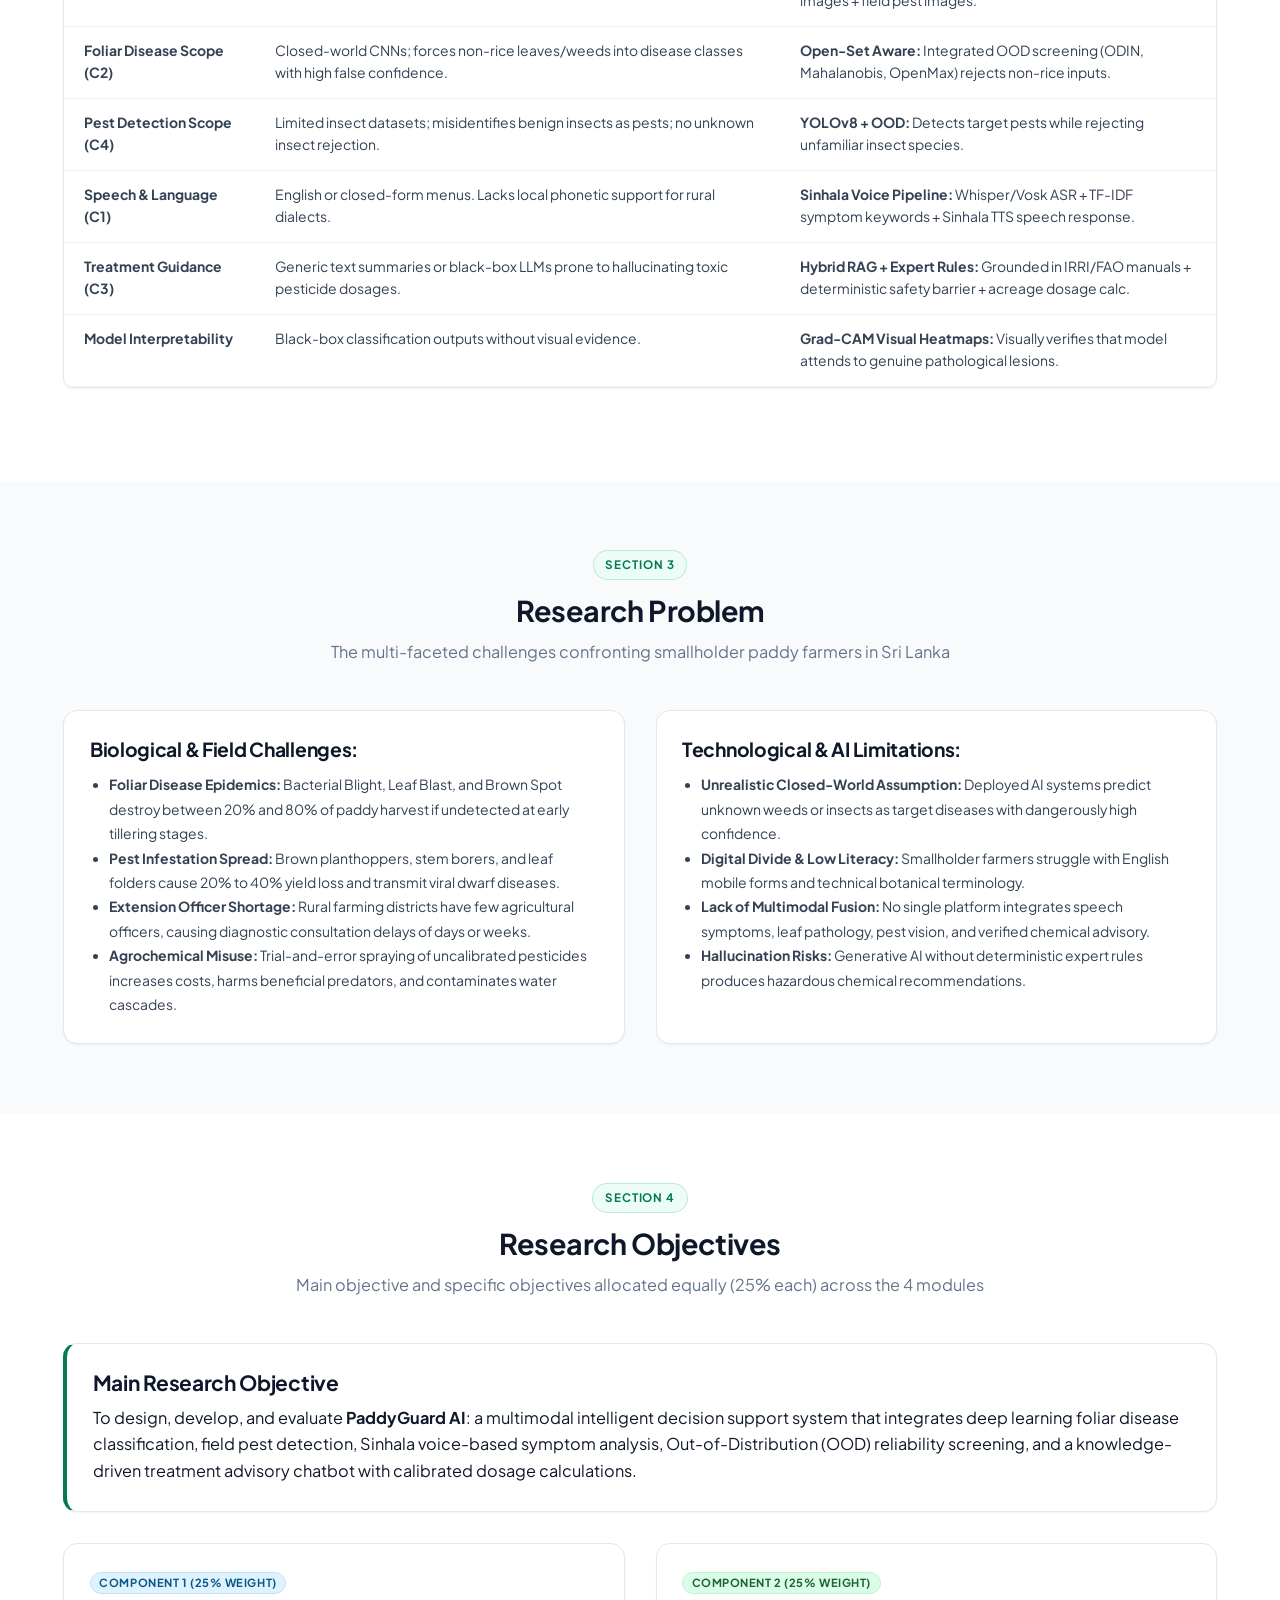
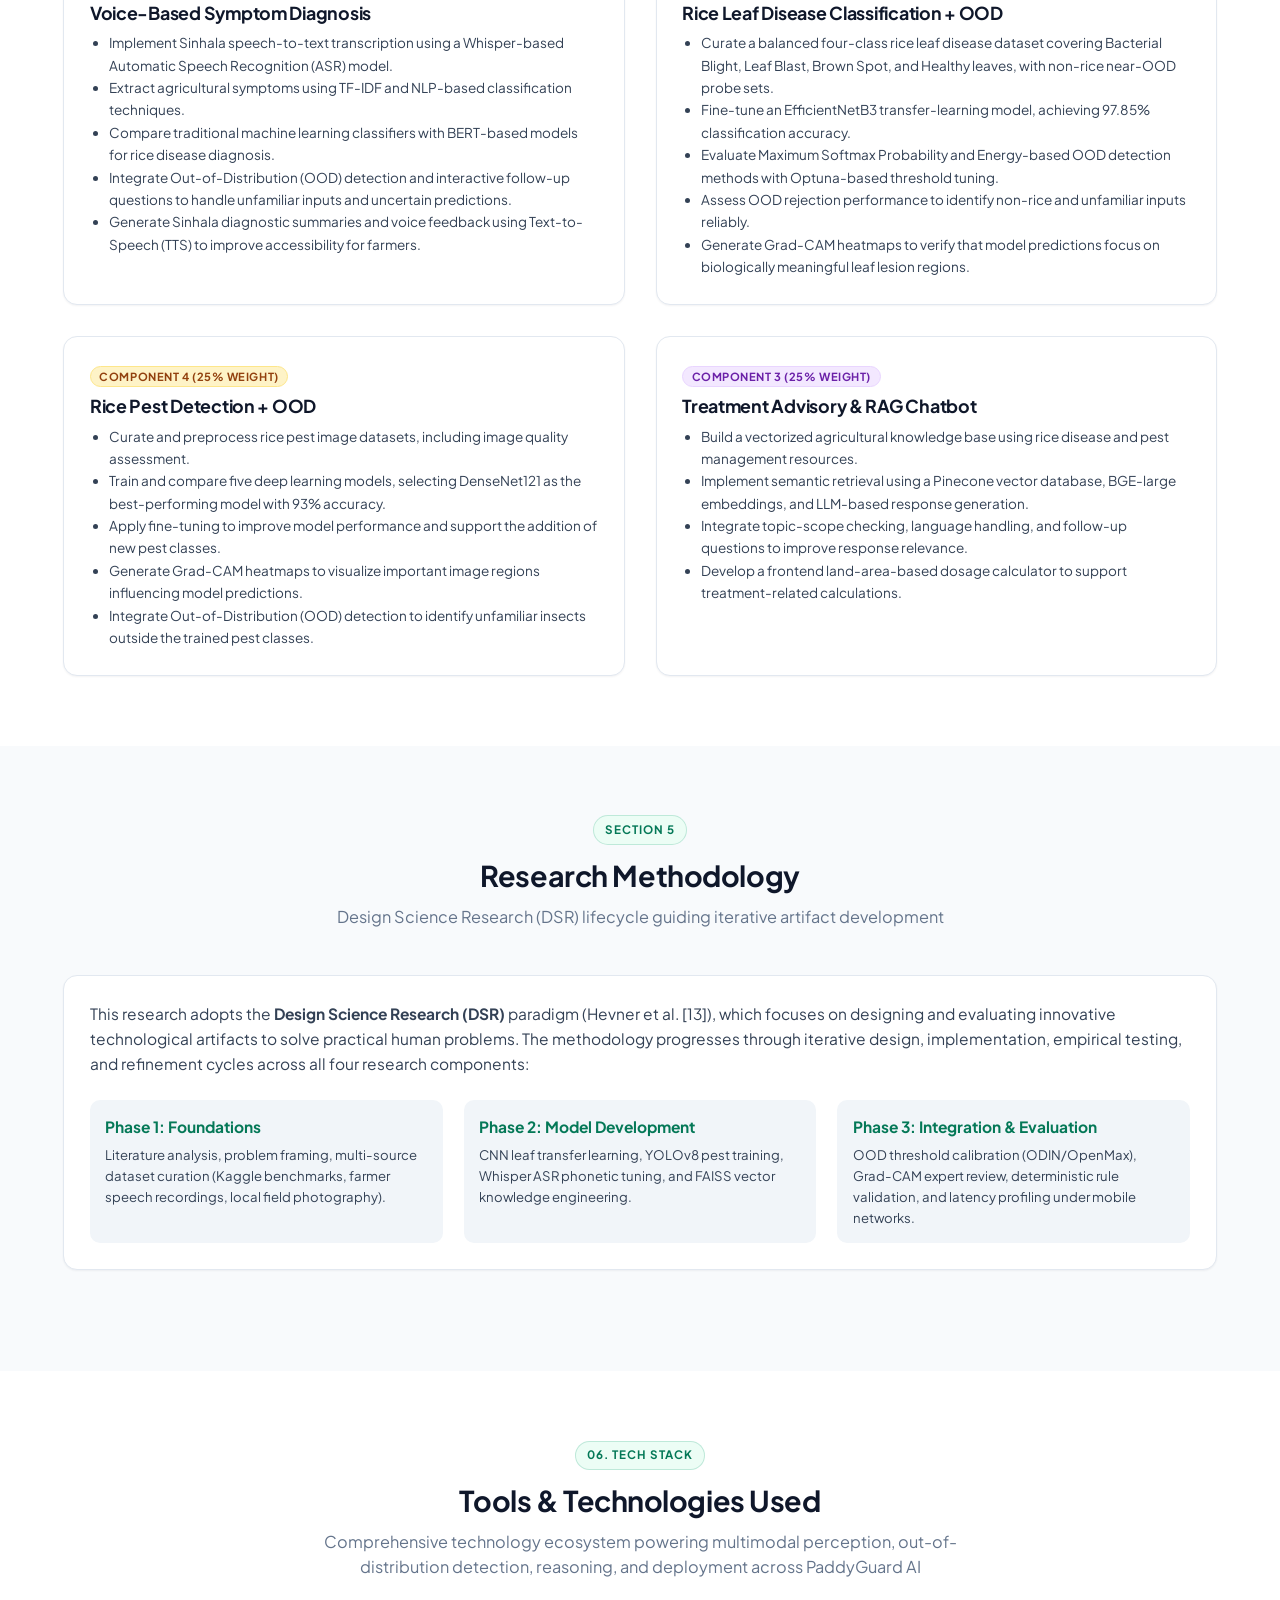
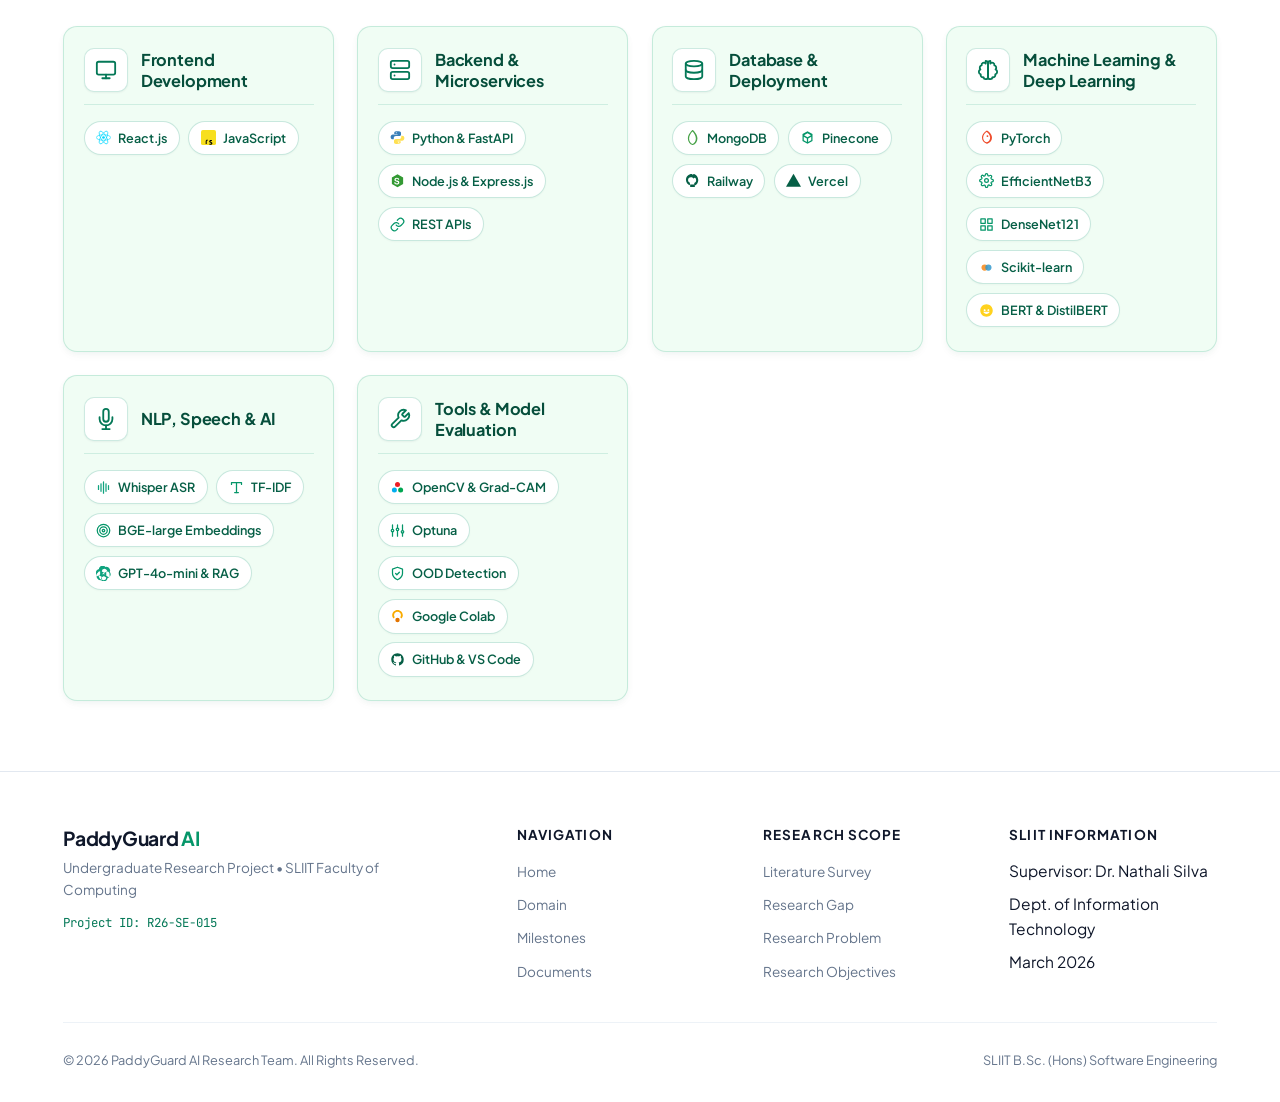
<file: domain.html>
<!DOCTYPE html>
<html lang="en" data-theme="light">

<head>
  <meta charset="UTF-8">
  <meta name="viewport" content="width=device-width, initial-scale=1.0">
  <title>Domain &amp; Methodology | PaddyGuard AI Research</title>
  <meta name="description"
    content="Academic domain analysis, literature survey, research gap, objectives, methodology, and technologies used for PaddyGuard AI (R26-SE-015, SLIIT).">
  <meta name="robots" content="index, follow">

  <link rel="icon" type="image/svg+xml" href="assets/favicon.svg">
  <link rel="preconnect" href="https://fonts.googleapis.com">
  <link rel="preconnect" href="https://fonts.gstatic.com" crossorigin>
  <link
    href="https://fonts.googleapis.com/css2?family=Plus+Jakarta+Sans:wght@400;500;600;700;800&family=JetBrains+Mono:wght@400;600&display=swap"
    rel="stylesheet">

  <link rel="stylesheet" href="css/style.css">
  <link rel="stylesheet" href="css/components.css">
  <link rel="stylesheet" href="css/responsive.css">
</head>

<body>
  <div id="scroll-progress" aria-hidden="true"></div>

  <!-- Header -->
  <header class="site-header" role="banner">
    <div class="container nav-container">
      <a href="index.html" class="logo-link">
        <svg width="32" height="32" viewBox="0 0 64 64" fill="none">
          <rect width="64" height="64" rx="14" fill="#059669" />
          <path d="M18 46 C 18 28, 30 14, 46 16 C 44 32, 32 46, 18 46 Z" fill="#ffffff" />
          <circle cx="24" cy="24" r="3.5" fill="#38bdf8" />
          <circle cx="38" cy="28" r="3" fill="#38bdf8" />
          <circle cx="32" cy="38" r="3" fill="#fbbf24" />
        </svg>
        <span class="logo-text">PaddyGuard <span style="color:var(--brand-emerald)">AI</span></span>

      </a>

      <nav role="navigation" aria-label="Main Navigation">
        <ul class="nav-menu">
          <li><a href="index.html" class="nav-link">Home</a></li>
          <li><a href="domain.html" class="nav-link active">Domain</a></li>
          <li><a href="milestones.html" class="nav-link">Milestones</a></li>
          <li><a href="documents.html" class="nav-link">Documents</a></li>
          <li><a href="presentations.html" class="nav-link">Presentations</a></li>
          <li><a href="about.html" class="nav-link">About Us</a></li>
          <li><a href="contact.html" class="nav-link">Contact Us</a></li>
        </ul>
      </nav>

      <div class="nav-actions">
        <button id="global-search-btn" class="search-trigger-btn" aria-label="Open Search">
          <svg width="16" height="16" viewBox="0 0 24 24" fill="none" stroke="currentColor" stroke-width="2">
            <circle cx="11" cy="11" r="8"></circle>
            <line x1="21" y1="21" x2="16.65" y2="16.65"></line>
          </svg>
          <span>Search...</span>

        </button>
        <button id="theme-toggle-btn" class="icon-btn" aria-label="Toggle Theme">
          <svg width="18" height="18" viewBox="0 0 24 24" fill="none" stroke="currentColor" stroke-width="2">
            <path d="M21 12.79A9 9 0 1 1 11.21 3 7 7 0 0 0 21 12.79z"></path>
          </svg>
        </button>
        <button id="mobile-menu-btn" class="mobile-menu-btn icon-btn" aria-label="Menu">
          <svg width="22" height="22" viewBox="0 0 24 24" fill="none" stroke="currentColor" stroke-width="2">
            <line x1="3" y1="12" x2="21" y2="12"></line>
            <line x1="3" y1="6" x2="21" y2="6"></line>
            <line x1="3" y1="18" x2="21" y2="18"></line>
          </svg>
        </button>
      </div>
    </div>
  </header>

  <div id="drawer-backdrop" class="drawer-backdrop" aria-hidden="true"></div>
  <aside id="mobile-nav-drawer" class="mobile-nav-drawer">
    <div class="drawer-header">
      <span style="font-weight:800; color:var(--brand-emerald)">PaddyGuard AI</span>
      <button id="drawer-close-btn" class="icon-btn">✕</button>
    </div>
    <ul class="mobile-nav-links">
      <li><a href="index.html" class="mobile-nav-link">Home</a></li>
      <li><a href="domain.html" class="mobile-nav-link active">Domain &amp; Methodology</a></li>
      <li><a href="milestones.html" class="mobile-nav-link">Milestones Tracker</a></li>
      <li><a href="documents.html" class="mobile-nav-link">Documents Repository</a></li>
      <li><a href="presentations.html" class="mobile-nav-link">Presentations Deck</a></li>
      <li><a href="about.html" class="mobile-nav-link">About Research Team</a></li>
      <li><a href="contact.html" class="mobile-nav-link">Contact &amp; Supervision</a></li>
    </ul>
  </aside>

  <main id="main-content">
    <!-- Header -->
    <section class="section page-header-section">
      <div class="container">
        <nav class="breadcrumb-nav" aria-label="Breadcrumb">
          <a href="index.html">Home</a>
          <span class="breadcrumb-separator">&rsaquo;</span>
          <span class="breadcrumb-current">Research Domain</span>
        </nav>
        <h1 class="page-title">Research Domain &amp; Methodology</h1>
        <p class="page-subtitle">
          Authoritative academic documentation organized according to official university guidelines across literature
          survey, research gap, problem definition, objectives, methodology, and technologies used.
        </p>
      </div>
    </section>

    <!-- Sub-navigation tabs (Strictly matching university slide criteria) -->
    <nav class="sub-nav-bar" aria-label="Domain Sections Navigation">
      <div class="container">
        <div class="sub-nav-links">
          <a href="#literature-survey" class="sub-nav-link active">1. Literature Survey</a>
          <a href="#research-gap" class="sub-nav-link">2. Research Gap</a>
          <a href="#research-problem" class="sub-nav-link">3. Research Problem</a>
          <a href="#research-objectives" class="sub-nav-link">4. Research Objectives</a>
          <a href="#methodology" class="sub-nav-link">5. Methodology</a>
          <a href="#technologies-used" class="sub-nav-link">6. Technologies Used</a>

        </div>
      </div>
    </nav>

    <!-- ==================== 1. LITERATURE SURVEY ==================== -->
    <section class="section" id="literature-survey">
      <div class="container">
        <div class="section-header">
          <span class="section-tag">Section 1</span>
          <h2 class="section-title">Literature Survey</h2>
          <p class="section-subtitle">
            Critical analysis of state-of-the-art research across all 4 research components
          </p>
        </div>

        <div class="grid grid-2" style="gap:2rem;">
          <!-- Leaf Disease Literature -->
          <div class="card" style="border-left:4px solid var(--brand-emerald);">
            <div style="font-size:1.5rem; margin-bottom:0.5rem;">🌿</div>
            <h3 style="font-size:1.25rem; margin-bottom:0.5rem;">1. Deep Learning for Rice Leaf Disease Classification
            </h3>
            <p style="font-size:0.9rem; color:var(--text-secondary); line-height:1.65;">
              Deep learning models such as CNNs and EfficientNetB3 enable accurate rice leaf disease classification.
              However, conventional classifiers may misclassify unfamiliar or non-rice images. This research integrates
              energy-based Out-of-Distribution (OOD) detection, Grad-CAM explanations, and uncertainty-based active
              learning to improve diagnostic reliability, interpretability, and robustness.
            </p>
          </div>

          <!-- Pest Detection Literature -->
          <div class="card" style="border-left:4px solid var(--brand-gold);">
            <div style="font-size:1.5rem; margin-bottom:0.5rem;">🦗</div>
            <h3 style="font-size:1.25rem; margin-bottom:0.5rem;">2. Deep Learning &amp; YOLO for Rice Pest Detection
            </h3>
            <p style="font-size:0.9rem; color:var(--text-secondary); line-height:1.65;">
              Rice pest infestations threaten crop productivity and food security. CNNs have demonstrated strong
              capabilities in extracting visual features for pest classification (Hu et al. [5]), while improved YOLOv8
              models support efficient, real-time pest detection (Zheng et al. [3]). However, conventional systems often
              struggle to recognize unfamiliar insects. This research integrates comparative CNN evaluation and
              Out-of-Distribution (OOD) detection to improve prediction reliability and reduce incorrect pest
              identification.
            </p>
          </div>

          <!-- Voice / NLP Literature -->
          <div class="card" style="border-left:4px solid var(--brand-cyan);">
            <div style="font-size:1.5rem; margin-bottom:0.5rem;">🎙️</div>
            <h3 style="font-size:1.25rem; margin-bottom:0.5rem;">3. Speech Recognition &amp; NLP in Agriculture</h3>
            <p style="font-size:0.9rem; color:var(--text-secondary); line-height:1.65;">
              Smallholder farmers in South Asia often experience low digital literacy and lack technical botanical
              vocabulary. Devlin et al. [15] demonstrated bidirectional transformer representations (BERT) for text
              understanding. Prior agricultural advisory systems predominantly depend on text-based web forms in
              English. Developing end-to-end speech recognition (Whisper / Vosk) with domain symptom extraction in
              Sinhala represents an under-explored, high-impact research opportunity.
            </p>
          </div>

          <!-- Treatment / RAG Literature -->
          <div class="card" style="border-left:4px solid var(--brand-purple);">
            <div style="font-size:1.5rem; margin-bottom:0.5rem;">💊</div>
            <h3 style="font-size:1.25rem; margin-bottom:0.5rem;">4. RAG Chatbots &amp; Out-of-Distribution Reliability
            </h3>
            <p style="font-size:0.9rem; color:var(--text-secondary); line-height:1.65;">
              Retrieval-Augmented Generation (RAG) improves chatbot responses by grounding language models in retrieved
              knowledge. PaddyGuard AI uses a Pinecone vector database and GPT-4o-mini via OpenRouter to provide rice
              disease and pest management guidance. Topic-scope checking and prompt-based safeguards support relevant
              responses, but agricultural expert validation is needed to assess reliability and treatment safety.
            </p>
          </div>
        </div>
      </div>
    </section>

    <!-- ==================== 2. RESEARCH GAP ==================== -->
    <section class="section" style="background:var(--bg-secondary);" id="research-gap">
      <div class="container">
        <div class="section-header">
          <span class="section-tag">Section 2</span>
          <h2 class="section-title">Research Gap</h2>
          <p class="section-subtitle">
            Limitations of existing solutions versus the proposed PaddyGuard AI architecture
          </p>
        </div>

        <div class="table-responsive">
          <table class="academic-table">
            <thead>
              <tr>
                <th>Evaluation Dimension</th>
                <th>Existing Agricultural Systems (Plantix, Rice Doctor, Paddy Doctor)</th>
                <th>PaddyGuard AI Multimodal Research System</th>
              </tr>
            </thead>
            <tbody>
              <tr>
                <td><strong>Input Modalities</strong></td>
                <td>Image-only or manual text questionnaires. Excludes low-literacy farmers.</td>
                <td><strong>Multimodal:</strong> Ingests Sinhala spoken speech + foliar leaf images + field pest images.
                </td>
              </tr>
              <tr>
                <td><strong>Foliar Disease Scope (C2)</strong></td>
                <td>Closed-world CNNs; forces non-rice leaves/weeds into disease classes with high false confidence.
                </td>
                <td><strong>Open-Set Aware:</strong> Integrated OOD screening (ODIN, Mahalanobis, OpenMax) rejects
                  non-rice inputs.</td>
              </tr>
              <tr>
                <td><strong>Pest Detection Scope (C4)</strong></td>
                <td>Limited insect datasets; misidentifies benign insects as pests; no unknown insect rejection.</td>
                <td><strong>YOLOv8 + OOD:</strong> Detects target pests while rejecting unfamiliar insect species.</td>
              </tr>
              <tr>
                <td><strong>Speech &amp; Language (C1)</strong></td>
                <td>English or closed-form menus. Lacks local phonetic support for rural dialects.</td>
                <td><strong>Sinhala Voice Pipeline:</strong> Whisper/Vosk ASR + TF-IDF symptom keywords + Sinhala TTS
                  speech response.</td>
              </tr>
              <tr>
                <td><strong>Treatment Guidance (C3)</strong></td>
                <td>Generic text summaries or black-box LLMs prone to hallucinating toxic pesticide dosages.</td>
                <td><strong>Hybrid RAG + Expert Rules:</strong> Grounded in IRRI/FAO manuals + deterministic safety
                  barrier + acreage dosage calc.</td>
              </tr>
              <tr>
                <td><strong>Model Interpretability</strong></td>
                <td>Black-box classification outputs without visual evidence.</td>
                <td><strong>Grad-CAM Visual Heatmaps:</strong> Visually verifies that model attends to genuine
                  pathological lesions.</td>
              </tr>
            </tbody>
          </table>
        </div>
      </div>
    </section>

    <!-- ==================== 3. RESEARCH PROBLEM ==================== -->
    <section class="section" id="research-problem">
      <div class="container">
        <div class="section-header">
          <span class="section-tag">Section 3</span>
          <h2 class="section-title">Research Problem</h2>
          <p class="section-subtitle">
            The multi-faceted challenges confronting smallholder paddy farmers in Sri Lanka
          </p>
        </div>

        <div class="grid grid-2" style="gap:2rem;">
          <div class="card">
            <h3 style="font-size:1.25rem; margin-bottom:0.75rem;">Biological &amp; Field Challenges:</h3>
            <ul style="padding-left:1.25rem; font-size:0.9rem; color:var(--text-secondary); line-height:1.75;">
              <li><strong>Foliar Disease Epidemics:</strong> Bacterial Blight, Leaf Blast, and Brown Spot destroy
                between 20% and 80% of paddy harvest if undetected at early tillering stages.</li>
              <li><strong>Pest Infestation Spread:</strong> Brown planthoppers, stem borers, and leaf folders cause 20%
                to 40% yield loss and transmit viral dwarf diseases.</li>
              <li><strong>Extension Officer Shortage:</strong> Rural farming districts have few agricultural officers,
                causing diagnostic consultation delays of days or weeks.</li>
              <li><strong>Agrochemical Misuse:</strong> Trial-and-error spraying of uncalibrated pesticides increases
                costs, harms beneficial predators, and contaminates water cascades.</li>
            </ul>
          </div>

          <div class="card">
            <h3 style="font-size:1.25rem; margin-bottom:0.75rem;">Technological &amp; AI Limitations:</h3>
            <ul style="padding-left:1.25rem; font-size:0.9rem; color:var(--text-secondary); line-height:1.75;">
              <li><strong>Unrealistic Closed-World Assumption:</strong> Deployed AI systems predict unknown weeds or
                insects as target diseases with dangerously high confidence.</li>
              <li><strong>Digital Divide &amp; Low Literacy:</strong> Smallholder farmers struggle with English mobile
                forms and technical botanical terminology.</li>
              <li><strong>Lack of Multimodal Fusion:</strong> No single platform integrates speech symptoms, leaf
                pathology, pest vision, and verified chemical advisory.</li>
              <li><strong>Hallucination Risks:</strong> Generative AI without deterministic expert rules produces
                hazardous chemical recommendations.</li>
            </ul>
          </div>
        </div>
      </div>
    </section>

    <!-- ==================== 4. RESEARCH OBJECTIVES ==================== -->
    <section class="section" style="background:var(--bg-secondary);" id="research-objectives">
      <div class="container">
        <div class="section-header">
          <span class="section-tag">Section 4</span>
          <h2 class="section-title">Research Objectives</h2>
          <p class="section-subtitle">
            Main objective and specific objectives allocated equally (25% each) across the 4 modules
          </p>
        </div>

        <div class="card" style="border-left:4px solid var(--brand-forest); margin-bottom:2rem;">
          <h3 style="font-size:1.35rem; margin-bottom:0.5rem;">Main Research Objective</h3>
          <p style="font-size:1.05rem; color:var(--text-primary); line-height:1.65;">
            To design, develop, and evaluate <strong>PaddyGuard AI</strong>: a multimodal intelligent decision support
            system that integrates deep learning foliar disease classification, field pest detection, Sinhala
            voice-based symptom analysis, Out-of-Distribution (OOD) reliability screening, and a knowledge-driven
            treatment advisory chatbot with calibrated dosage calculations.
          </p>
        </div>

        <div class="grid grid-2" style="gap:2rem;">
          <!-- Specific Obj C1 -->
          <div class="card">
            <span class="badge badge-info" style="margin-bottom:0.5rem;">Component 1 (25% Weight)</span>
            <h4 style="font-size:1.15rem; margin-bottom:0.5rem;">Voice-Based Symptom Diagnosis</h4>
            <ul style="padding-left:1.25rem; font-size:0.875rem; color:var(--text-secondary); line-height:1.65;">
              <li>Implement Sinhala speech-to-text transcription using a Whisper-based Automatic Speech Recognition
                (ASR) model.</li>
              <li>Extract agricultural symptoms using TF-IDF and NLP-based classification techniques.</li>
              <li>Compare traditional machine learning classifiers with BERT-based models for rice disease diagnosis.
              </li>
              <li>Integrate Out-of-Distribution (OOD) detection and interactive follow-up questions to handle unfamiliar
                inputs and uncertain predictions.</li>
              <li>Generate Sinhala diagnostic summaries and voice feedback using Text-to-Speech (TTS) to improve
                accessibility for farmers.</li>
            </ul>
          </div>

          <!-- Specific Obj C2 -->
          <div class="card">
            <span class="badge badge-success" style="margin-bottom:0.5rem;">Component 2 (25% Weight)</span>
            <h4 style="font-size:1.15rem; margin-bottom:0.5rem;">Rice Leaf Disease Classification + OOD</h4>
            <ul style="padding-left:1.25rem; font-size:0.875rem; color:var(--text-secondary); line-height:1.65;">
              <li>Curate a balanced four-class rice leaf disease dataset covering Bacterial Blight, Leaf Blast, Brown
                Spot, and Healthy leaves, with non-rice near-OOD probe sets.</li>
              <li>Fine-tune an EfficientNetB3 transfer-learning model, achieving 97.85% classification accuracy.</li>
              <li>Evaluate Maximum Softmax Probability and Energy-based OOD detection methods with Optuna-based
                threshold tuning.</li>
              <li>Assess OOD rejection performance to identify non-rice and unfamiliar inputs reliably.</li>
              <li>Generate Grad-CAM heatmaps to verify that model predictions focus on biologically meaningful leaf
                lesion regions.</li>
            </ul>
          </div>

          <!-- Specific Obj C4 -->
          <div class="card">
            <span class="badge badge-warning" style="margin-bottom:0.5rem;">Component 4 (25% Weight)</span>
            <h4 style="font-size:1.15rem; margin-bottom:0.5rem;">Rice Pest Detection + OOD</h4>
            <ul style="padding-left:1.25rem; font-size:0.875rem; color:var(--text-secondary); line-height:1.65;">
              <li>Curate and preprocess rice pest image datasets, including image quality assessment.</li>
              <li>Train and compare five deep learning models, selecting DenseNet121 as the best-performing model with
                93% accuracy.</li>
              <li>Apply fine-tuning to improve model performance and support the addition of new pest classes.</li>
              <li>Generate Grad-CAM heatmaps to visualize important image regions influencing model predictions.</li>
              <li>Integrate Out-of-Distribution (OOD) detection to identify unfamiliar insects outside the trained pest
                classes.</li>
            </ul>
          </div>

          <!-- Specific Obj C3 -->
          <div class="card">
            <span class="badge badge-purple" style="margin-bottom:0.5rem;">Component 3 (25% Weight)</span>
            <h4 style="font-size:1.15rem; margin-bottom:0.5rem;">Treatment Advisory &amp; RAG Chatbot</h4>
            <ul style="padding-left:1.25rem; font-size:0.875rem; color:var(--text-secondary); line-height:1.65;">
              <li>Build a vectorized agricultural knowledge base using rice disease and pest management resources.</li>
              <li>Implement semantic retrieval using a Pinecone vector database, BGE-large embeddings, and LLM-based
                response generation.</li>
              <li>Integrate topic-scope checking, language handling, and follow-up questions to improve response
                relevance.</li>
              <li>Develop a frontend land-area-based dosage calculator to support treatment-related calculations.</li>
            </ul>
          </div>
        </div>
      </div>
    </section>

    <!-- ==================== 5. METHODOLOGY ==================== -->
    <section class="section" id="methodology">
      <div class="container">
        <div class="section-header">
          <span class="section-tag">Section 5</span>
          <h2 class="section-title">Research Methodology</h2>
          <p class="section-subtitle">
            Design Science Research (DSR) lifecycle guiding iterative artifact development
          </p>
        </div>

        <div class="card" style="margin-bottom:2rem;">
          <p>
            This research adopts the <strong>Design Science Research (DSR)</strong> paradigm (Hevner et al. [13]), which
            focuses on designing and evaluating innovative technological artifacts to solve practical human problems.
            The methodology progresses through iterative design, implementation, empirical testing, and refinement
            cycles across all four research components:
          </p>
          <div class="grid grid-3" style="margin-top:1.5rem;">
            <div style="background:var(--bg-tertiary); padding:1rem; border-radius:var(--radius-md);">
              <div style="font-weight:700; color:var(--brand-forest); margin-bottom:0.25rem;">Phase 1: Foundations</div>
              <p style="font-size:0.85rem; color:var(--text-secondary); margin:0;">
                Literature analysis, problem framing, multi-source dataset curation (Kaggle benchmarks, farmer speech
                recordings, local field photography).
              </p>
            </div>
            <div style="background:var(--bg-tertiary); padding:1rem; border-radius:var(--radius-md);">
              <div style="font-weight:700; color:var(--brand-forest); margin-bottom:0.25rem;">Phase 2: Model Development
              </div>
              <p style="font-size:0.85rem; color:var(--text-secondary); margin:0;">
                CNN leaf transfer learning, YOLOv8 pest training, Whisper ASR phonetic tuning, and FAISS vector
                knowledge engineering.
              </p>
            </div>
            <div style="background:var(--bg-tertiary); padding:1rem; border-radius:var(--radius-md);">
              <div style="font-weight:700; color:var(--brand-forest); margin-bottom:0.25rem;">Phase 3: Integration &amp;
                Evaluation</div>
              <p style="font-size:0.85rem; color:var(--text-secondary); margin:0;">
                OOD threshold calibration (ODIN/OpenMax), Grad-CAM expert review, deterministic rule validation, and
                latency profiling under mobile networks.
              </p>
            </div>
          </div>
        </div>
      </div>
    </section>

    <!-- ==================== 06. TECH STACK / TECHNOLOGIES USED ==================== -->
    <section class="section" style="background:var(--bg-secondary);" id="technologies-used">
      <div class="container">
        <div class="section-header">
          <span class="section-tag">06. TECH STACK</span>
          <h2 class="section-title">Tools &amp; Technologies Used</h2>
          <p class="section-subtitle">
            Comprehensive technology ecosystem powering multimodal perception, out-of-distribution detection, reasoning,
            and deployment across PaddyGuard AI
          </p>
        </div>

        <div class="tech-stack-grid">
          <!-- Card 1 — Frontend Development -->
          <div class="tech-category-card">
            <div class="tech-card-header">
              <div class="tech-card-icon-wrap" aria-hidden="true">
                <!-- Monitor / Browser Window icon -->
                <svg width="22" height="22" viewBox="0 0 24 24" fill="none" stroke="currentColor" stroke-width="2"
                  stroke-linecap="round" stroke-linejoin="round">
                  <rect x="2" y="3" width="20" height="14" rx="2" ry="2"></rect>
                  <line x1="8" y1="21" x2="16" y2="21"></line>
                  <line x1="12" y1="17" x2="12" y2="21"></line>
                </svg>
              </div>
              <h3 class="tech-card-title">Frontend Development</h3>
            </div>
            <div class="tech-badges-list">
              <span class="tech-chip">
                <span class="tech-chip-icon" aria-hidden="true">
                  <!-- React Logo -->
                  <svg viewBox="-11.5 -10.23174 23 20.46348">
                    <circle cx="0" cy="0" r="2.05" fill="#00d8ff"></circle>
                    <g stroke="#00d8ff" stroke-width="1" fill="none">
                      <ellipse rx="11" ry="4.2"></ellipse>
                      <ellipse rx="11" ry="4.2" transform="rotate(60)"></ellipse>
                      <ellipse rx="11" ry="4.2" transform="rotate(120)"></ellipse>
                    </g>
                  </svg>
                </span>
                React.js
              </span>
              <span class="tech-chip">
                <span class="tech-chip-icon" aria-hidden="true">
                  <!-- JavaScript Logo -->
                  <svg viewBox="0 0 24 24" fill="#F7DF1E">
                    <rect width="24" height="24" rx="3" fill="#F7DF1E" />
                    <path
                      d="M7.5 18c0-1.8.8-2.6 2.3-2.6.4 0 .9.1 1.2.2v1.5c-.3-.1-.6-.2-.9-.2-.7 0-1 .4-1 1.3v4.3H7.5V18zm6.3 3.6c.4.3.9.5 1.5.5.7 0 1.1-.3 1.1-.8 0-.5-.4-.7-1.3-1-1.3-.4-2-.9-2-2.1 0-1.4 1.1-2.3 2.8-2.3.7 0 1.3.2 1.8.4l-.5 1.5c-.4-.2-.8-.4-1.3-.4-.7 0-1 .3-1 .7 0 .5.4.7 1.3 1 1.4.5 2 1 2 2.2 0 1.5-1.1 2.4-2.9 2.4-.8 0-1.6-.2-2.1-.5l.6-1.6z"
                      fill="#000000" />
                  </svg>
                </span>
                JavaScript
              </span>

            </div>
          </div>

          <!-- Card 2 — Backend & Microservices -->
          <div class="tech-category-card">
            <div class="tech-card-header">
              <div class="tech-card-icon-wrap" aria-hidden="true">
                <!-- Server Stack icon -->
                <svg width="22" height="22" viewBox="0 0 24 24" fill="none" stroke="currentColor" stroke-width="2"
                  stroke-linecap="round" stroke-linejoin="round">
                  <rect x="2" y="2" width="20" height="8" rx="2" ry="2"></rect>
                  <rect x="2" y="14" width="20" height="8" rx="2" ry="2"></rect>
                  <line x1="6" y1="6" x2="6.01" y2="6"></line>
                  <line x1="6" y1="18" x2="6.01" y2="18"></line>
                </svg>
              </div>
              <h3 class="tech-card-title">Backend &amp; Microservices</h3>
            </div>
            <div class="tech-badges-list">
              <span class="tech-chip">
                <span class="tech-chip-icon" aria-hidden="true">
                  <!-- Python Logo -->
                  <svg viewBox="0 0 24 24">
                    <path fill="#387EB8"
                      d="M11.9 2c-3.1 0-5.1.7-5.1 2.4v1.8h5.3v.8H4.6C2.6 7 1 8.7 1 11.2c0 2.4 1.4 3.7 3.6 3.7h1.4v-1.9c0-1.8 1.5-3.3 3.4-3.3h5.4c1.5 0 2.8-1.2 2.8-2.7V4.4C17.6 2.7 15 2 11.9 2zm-1.8 1.5c.5 0 .9.4.9.9 0 .5-.4.9-.9.9-.5 0-.9-.4-.9-.9 0-.5.4-.9.9-.9z" />
                    <path fill="#FFE052"
                      d="M12.1 22c3.1 0 5.1-.7 5.1-2.4v-1.8h-5.3v-.8h7.5c2 0 3.6-1.7 3.6-4.2 0-2.4-1.4-3.7-3.6-3.7H18v1.9c0 1.8-1.5 3.3-3.4 3.3H9.2c-1.5 0-2.8 1.2-2.8 2.7v2.8c0 1.7 2.6 2.4 5.7 2.4zm1.8-1.5c-.5 0-.9-.4-.9-.9 0-.5.4-.9.9-.9.5 0 .9.4.9.9 0 .5-.4.9-.9.9z" />
                  </svg>
                </span>
                Python &amp; FastAPI
              </span>
              <span class="tech-chip">
                <span class="tech-chip-icon" aria-hidden="true">
                  <!-- Node.js Logo -->
                  <svg viewBox="0 0 24 24" fill="#339933">
                    <path
                      d="M12 2L3 7.2v10.4L12 22.8l9-5.2V7.2L12 2zm-1.1 16.5c-2.8 0-4.1-1.3-4.1-3.6h1.9c0 1.3.7 1.9 2.2 1.9 1.4 0 2-.6 2-1.5 0-.9-.6-1.2-2.2-1.5-2.3-.4-3.6-1.1-3.6-2.9 0-2.1 1.7-3.2 3.8-3.2 2.6 0 3.8 1.3 3.8 3.2h-1.9c0-1.1-.6-1.6-1.9-1.6-1.2 0-1.8.5-1.8 1.3 0 .8.5 1.1 2.1 1.4 2.5.4 3.7 1.2 3.7 3 0 2.2-1.6 3.5-3.9 3.5z" />
                  </svg>
                </span>
                Node.js &amp; Express.js
              </span>
              <span class="tech-chip">
                <span class="tech-chip-icon" aria-hidden="true">
                  <svg width="15" height="15" viewBox="0 0 24 24" fill="none" stroke="#059669" stroke-width="2"
                    stroke-linecap="round" stroke-linejoin="round">
                    <path d="M10 13a5 5 0 0 0 7.54.54l3-3a5 5 0 0 0-7.07-7.07l-1.72 1.71"></path>
                    <path d="M14 11a5 5 0 0 0-7.54-.54l-3 3a5 5 0 0 0 7.07 7.07l1.71-1.71"></path>
                  </svg>
                </span>
                REST APIs
              </span>
            </div>
          </div>

          <!-- Card 3 — Database & Deployment -->
          <div class="tech-category-card">
            <div class="tech-card-header">
              <div class="tech-card-icon-wrap" aria-hidden="true">
                <!-- Database / Cloud icon -->
                <svg width="22" height="22" viewBox="0 0 24 24" fill="none" stroke="currentColor" stroke-width="2"
                  stroke-linecap="round" stroke-linejoin="round">
                  <ellipse cx="12" cy="5" rx="9" ry="3"></ellipse>
                  <path d="M21 12c0 1.66-4 3-9 3s-9-1.34-9-3"></path>
                  <path d="M3 5v14c0 1.66 4 3 9 3s9-1.34 9-3V5"></path>
                </svg>
              </div>
              <h3 class="tech-card-title">Database &amp; Deployment</h3>
            </div>
            <div class="tech-badges-list">
              <span class="tech-chip">
                <span class="tech-chip-icon" aria-hidden="true">
                  <!-- MongoDB Leaf Logo -->
                  <svg viewBox="0 0 24 24" fill="#47A248">
                    <path
                      d="M12.16 0C11.9 0 11.7.1 11.5.3 9.4 2.2 4.6 7.4 4.6 13.5c0 5 3.3 9.3 7.3 10.5.3.1.5.1.7 0 4-1.2 7.3-5.5 7.3-10.5 0-6.1-4.8-11.3-6.9-13.2-.2-.2-.4-.3-.7-.3h-.14zm-.2 2.4c1.7 1.8 5.4 6 5.4 11.1 0 4.2-2.5 7.8-5.4 9-2.9-1.2-5.4-4.8-5.4-9 0-5.1 3.7-9.3 5.4-11.1z" />
                  </svg>
                </span>
                MongoDB
              </span>
              <span class="tech-chip">
                <span class="tech-chip-icon" aria-hidden="true">
                  <!-- Pinecone Vector Logo -->
                  <svg viewBox="0 0 24 24" fill="#059669">
                    <path
                      d="M12 2L4 6.5v11L12 22l8-4.5v-11L12 2zm0 3.2l5.5 3.1-5.5 3.1-5.5-3.1L12 5.2zm-6 5.5l5 2.8v5.6l-5-2.8v-5.6zm12 5.6l-5 2.8v-5.6l5-2.8v5.6z" />
                  </svg>
                </span>
                Pinecone
              </span>
              <span class="tech-chip">
                <span class="tech-chip-icon" aria-hidden="true">
                  <!-- Railway Logo -->
                  <svg viewBox="0 0 24 24" fill="currentColor">
                    <path
                      d="M10.875 1.5C5.7 1.5 1.5 5.7 1.5 10.875c0 4.125 2.663 7.613 6.375 8.813V15.75c-1.8-.675-3-2.4-3-4.425a4.72 4.72 0 0 1 4.725-4.725c1.613 0 3.038.825 3.863 2.063l1.875-1.088A6.94 6.94 0 0 0 10.875 1.5zm2.25 0v5.475a4.72 4.72 0 0 1 4.725 4.725c0 2.025-1.2 3.75-3 4.425v4.463c3.713-1.2 6.375-4.688 6.375-8.813C21.225 5.7 17.025 1.5 13.125 1.5h-1.05zM8.25 18.375v4.125h7.5v-4.125H8.25z" />
                  </svg>
                </span>
                Railway
              </span>
              <span class="tech-chip">
                <span class="tech-chip-icon" aria-hidden="true">
                  <!-- Vercel Triangle Logo -->
                  <svg viewBox="0 0 24 24" fill="currentColor">
                    <path d="M12 1L24 22H0L12 1Z" />
                  </svg>
                </span>
                Vercel
              </span>
            </div>
          </div>

          <!-- Card 4 — Machine Learning & Deep Learning -->
          <div class="tech-category-card">
            <div class="tech-card-header">
              <div class="tech-card-icon-wrap" aria-hidden="true">
                <!-- Brain / Neural Network icon -->
                <svg width="22" height="22" viewBox="0 0 24 24" fill="none" stroke="currentColor" stroke-width="2"
                  stroke-linecap="round" stroke-linejoin="round">
                  <path
                    d="M9.5 2A2.5 2.5 0 0 1 12 4.5v15a2.5 2.5 0 0 1-4.96.44 2.5 2.5 0 0 1-2.96-3.08 3 3 0 0 1-.34-5.58 2.5 2.5 0 0 1 1.32-4.24 2.5 2.5 0 0 1 4.44-2.04z">
                  </path>
                  <path
                    d="M14.5 2A2.5 2.5 0 0 0 12 4.5v15a2.5 2.5 0 0 0 4.96.44 2.5 2.5 0 0 0 2.96-3.08 3 3 0 0 0 .34-5.58 2.5 2.5 0 0 0-1.32-4.24 2.5 2.5 0 0 0-4.44-2.04z">
                  </path>
                </svg>
              </div>
              <h3 class="tech-card-title">Machine Learning &amp; Deep Learning</h3>
            </div>
            <div class="tech-badges-list">
              <span class="tech-chip">
                <span class="tech-chip-icon" aria-hidden="true">
                  <!-- PyTorch Flame Logo -->
                  <svg viewBox="0 0 24 24" fill="#EE4C2C">
                    <path
                      d="M12.67 1.05a.75.75 0 0 0-.84 0C9.65 2.45 4.8 6.55 4.8 12.3c0 4.6 3.2 8.4 7.6 9.5a.75.75 0 0 0 .8 0c4.4-1.1 7.6-4.9 7.6-9.5 0-5.75-4.85-9.85-7.13-11.25zm-.27 2.2c1.7 1.3 5.4 4.7 5.4 9.05 0 3.5-2.3 6.5-5.6 7.4-3.3-.9-5.6-3.9-5.6-7.4 0-4.35 3.7-7.75 5.4-9.05zM15 9.7a1.5 1.5 0 1 1-3 0 1.5 1.5 0 0 1 3 0z" />
                  </svg>
                </span>
                PyTorch
              </span>
              <span class="tech-chip">
                <span class="tech-chip-icon" aria-hidden="true">
                  <svg width="15" height="15" viewBox="0 0 24 24" fill="none" stroke="#059669" stroke-width="2"
                    stroke-linecap="round" stroke-linejoin="round">
                    <circle cx="12" cy="12" r="3"></circle>
                    <path
                      d="M19.4 15a1.65 1.65 0 0 0 .33 1.82l.06.06a2 2 0 1 1-2.83 2.83l-.06-.06a1.65 1.65 0 0 0-1.82-.33 1.65 1.65 0 0 0-1 1.51V21a2 2 0 1 1-4 0v-.09A1.65 1.65 0 0 0 9 19.4a1.65 1.65 0 0 0-1.82.33l-.06.06a2 2 0 1 1-2.83-2.83l.06-.06a1.65 1.65 0 0 0 .33-1.82 1.65 1.65 0 0 0-1.51-1H3a2 2 0 1 1 0-4h.09A1.65 1.65 0 0 0 4.6 9a1.65 1.65 0 0 0-.33-1.82l-.06-.06a2 2 0 1 1 2.83-2.83l.06.06a1.65 1.65 0 0 0 1.82.33H9a1.65 1.65 0 0 0 1-1.51V3a2 2 0 1 1 4 0v.09a1.65 1.65 0 0 0 1 1.51 1.65 1.65 0 0 0 1.82-.33l.06-.06a2 2 0 1 1 2.83 2.83l-.06.06a1.65 1.65 0 0 0-.33 1.82V9a1.65 1.65 0 0 0 1.51 1H21a2 2 0 1 1 0 4h-.09a1.65 1.65 0 0 0-1.51 1z">
                    </path>
                  </svg>
                </span>
                EfficientNetB3
              </span>
              <span class="tech-chip">
                <span class="tech-chip-icon" aria-hidden="true">
                  <svg width="15" height="15" viewBox="0 0 24 24" fill="none" stroke="#059669" stroke-width="2"
                    stroke-linecap="round" stroke-linejoin="round">
                    <rect x="3" y="3" width="7" height="7"></rect>
                    <rect x="14" y="3" width="7" height="7"></rect>
                    <rect x="14" y="14" width="7" height="7"></rect>
                    <rect x="3" y="14" width="7" height="7"></rect>
                  </svg>
                </span>
                DenseNet121
              </span>
              <span class="tech-chip">
                <span class="tech-chip-icon" aria-hidden="true">
                  <!-- Scikit-learn Logo -->
                  <svg viewBox="0 0 24 24">
                    <circle cx="9" cy="12" r="5" fill="#F89939" />
                    <circle cx="15" cy="12" r="5" fill="#3499CD" fill-opacity="0.85" />
                  </svg>
                </span>
                Scikit-learn
              </span>
              <span class="tech-chip">
                <span class="tech-chip-icon" aria-hidden="true">
                  <!-- Hugging Face / Transformers -->
                  <svg viewBox="0 0 24 24" fill="#FFD21E">
                    <path
                      d="M12 2C6.48 2 2 6.48 2 12s4.48 10 10 10 10-4.48 10-10S17.52 2 12 2zm-3 8c.83 0 1.5.67 1.5 1.5S9.83 13 9 13s-1.5-.67-1.5-1.5S8.17 10 9 10zm6 0c.83 0 1.5.67 1.5 1.5s-.67 1.5-1.5 1.5-1.5-.67-1.5-1.5.67-1.5 1.5-1.5zm-3 7.5c-2.33 0-4.31-1.46-5.11-3.5h10.22c-.8 2.04-2.78 3.5-5.11 3.5z" />
                  </svg>
                </span>
                BERT &amp; DistilBERT
              </span>
            </div>
          </div>

          <!-- Card 5 — NLP, Speech & AI -->
          <div class="tech-category-card">
            <div class="tech-card-header">
              <div class="tech-card-icon-wrap" aria-hidden="true">
                <!-- Microphone / Speech Waves icon -->
                <svg width="22" height="22" viewBox="0 0 24 24" fill="none" stroke="currentColor" stroke-width="2"
                  stroke-linecap="round" stroke-linejoin="round">
                  <path d="M12 1a3 3 0 0 0-3 3v8a3 3 0 0 0 6 0V4a3 3 0 0 0-3-3z"></path>
                  <path d="M19 10v2a7 7 0 0 1-14 0v-2"></path>
                  <line x1="12" y1="19" x2="12" y2="23"></line>
                  <line x1="8" y1="23" x2="16" y2="23"></line>
                </svg>
              </div>
              <h3 class="tech-card-title">NLP, Speech &amp; AI</h3>
            </div>
            <div class="tech-badges-list">
              <span class="tech-chip">
                <span class="tech-chip-icon" aria-hidden="true">
                  <!-- Whisper Audio Wave Logo -->
                  <svg viewBox="0 0 24 24" fill="none" stroke="#10A37F" stroke-width="2" stroke-linecap="round">
                    <line x1="4" y1="9" x2="4" y2="15"></line>
                    <line x1="8" y1="6" x2="8" y2="18"></line>
                    <line x1="12" y1="3" x2="12" y2="21"></line>
                    <line x1="16" y1="6" x2="16" y2="18"></line>
                    <line x1="20" y1="9" x2="20" y2="15"></line>
                  </svg>
                </span>
                Whisper ASR
              </span>
              <span class="tech-chip">
                <span class="tech-chip-icon" aria-hidden="true">
                  <svg width="15" height="15" viewBox="0 0 24 24" fill="none" stroke="#059669" stroke-width="2"
                    stroke-linecap="round" stroke-linejoin="round">
                    <polyline points="4 7 4 4 20 4 20 7"></polyline>
                    <line x1="9" y1="20" x2="15" y2="20"></line>
                    <line x1="12" y1="4" x2="12" y2="20"></line>
                  </svg>
                </span>
                TF-IDF
              </span>
              <span class="tech-chip">
                <span class="tech-chip-icon" aria-hidden="true">
                  <svg width="15" height="15" viewBox="0 0 24 24" fill="none" stroke="#059669" stroke-width="2"
                    stroke-linecap="round" stroke-linejoin="round">
                    <circle cx="12" cy="12" r="10"></circle>
                    <circle cx="12" cy="12" r="6"></circle>
                    <circle cx="12" cy="12" r="2"></circle>
                  </svg>
                </span>
                BGE-large Embeddings
              </span>
              <span class="tech-chip">
                <span class="tech-chip-icon" aria-hidden="true">
                  <!-- OpenAI / GPT Logo -->
                  <svg viewBox="0 0 24 24" fill="#10A37F">
                    <path
                      d="M22.28 9.37a5.98 5.98 0 0 0-.52-4.99 6.04 6.04 0 0 0-6.49-2.9 6.04 6.04 0 0 0-4.6-2.07c-3.1 0-5.7 2.3-6.02 5.37a5.98 5.98 0 0 0-4.04 2.94 6.04 6.04 0 0 0 .74 7.07 5.98 5.98 0 0 0 .52 4.99 6.04 6.04 0 0 0 6.49 2.9A6.04 6.04 0 0 0 12.5 24.7c3.1 0 5.7-2.3 6.02-5.37a5.98 5.98 0 0 0 4.04-2.94 6.04 6.04 0 0 0-.74-7.07zM12.5 22.8c-2.3 0-4.3-1.6-4.7-3.9l.24-.14 3.96-2.29a1 1 0 0 1 1 0l3.35 1.93v.03a4.15 4.15 0 0 1-3.85 4.37zm-7.3-4.22a4.16 4.16 0 0 1-.55-3.87l.24.14 3.96 2.29a1 1 0 0 1 .5.87v3.86a4.16 4.16 0 0 1-4.15-3.29zm-1.9-8.4a4.16 4.16 0 0 1 3.3-1.74v4.58a1 1 0 0 1-.5.87L2.14 16.2a4.16 4.16 0 0 1 1.16-5.99zm14.4-1.87l-3.96 2.29a1 1 0 0 1-1 0L9.39 8.68V8.65a4.15 4.15 0 0 1 3.85-4.37c2.3 0 4.3 1.6 4.7 3.9l-.24.14zm3.96 6.09a4.16 4.16 0 0 1-.55 3.87l-.24-.14-3.96-2.29a1 1 0 0 1-.5-.87V8.58a4.16 4.16 0 0 1 5.25 4.43zM13.5 13.7l-1.5-.86-1.5.86V12l1.5-.86 1.5.86v1.7z" />
                  </svg>
                </span>
                GPT-4o-mini &amp; RAG
              </span>
            </div>
          </div>

          <!-- Card 6 — Tools & Model Evaluation -->
          <div class="tech-category-card">
            <div class="tech-card-header">
              <div class="tech-card-icon-wrap" aria-hidden="true">
                <!-- Wrench / Screwdriver Tools icon -->
                <svg width="22" height="22" viewBox="0 0 24 24" fill="none" stroke="currentColor" stroke-width="2"
                  stroke-linecap="round" stroke-linejoin="round">
                  <path
                    d="M14.7 6.3a1 1 0 0 0 0 1.4l1.6 1.6a1 1 0 0 0 1.4 0l3.77-3.77a6 6 0 0 1-7.94 7.94l-6.91 6.91a2.12 2.12 0 0 1-3-3l6.91-6.91a6 6 0 0 1 7.94-7.94l-3.76 3.76z">
                  </path>
                </svg>
              </div>
              <h3 class="tech-card-title">Tools &amp; Model Evaluation</h3>
            </div>
            <div class="tech-badges-list">
              <span class="tech-chip">
                <span class="tech-chip-icon" aria-hidden="true">
                  <!-- OpenCV Logo -->
                  <svg viewBox="0 0 24 24">
                    <circle cx="12" cy="7" r="4" fill="#ED1C24" />
                    <circle cx="7" cy="16" r="4" fill="#00AEEF" />
                    <circle cx="17" cy="16" r="4" fill="#00A651" />
                  </svg>
                </span>
                OpenCV &amp; Grad-CAM
              </span>
              <span class="tech-chip">
                <span class="tech-chip-icon" aria-hidden="true">
                  <!-- Optuna / Tuning icon -->
                  <svg width="15" height="15" viewBox="0 0 24 24" fill="none" stroke="#059669" stroke-width="2"
                    stroke-linecap="round" stroke-linejoin="round">
                    <line x1="4" y1="21" x2="4" y2="14"></line>
                    <line x1="4" y1="10" x2="4" y2="3"></line>
                    <line x1="12" y1="21" x2="12" y2="12"></line>
                    <line x1="12" y1="8" x2="12" y2="3"></line>
                    <line x1="20" y1="21" x2="20" y2="16"></line>
                    <line x1="20" y1="12" x2="20" y2="3"></line>
                    <circle cx="4" cy="12" r="2"></circle>
                    <circle cx="12" cy="10" r="2"></circle>
                    <circle cx="20" cy="14" r="2"></circle>
                  </svg>
                </span>
                Optuna
              </span>
              <span class="tech-chip">
                <span class="tech-chip-icon" aria-hidden="true">
                  <!-- OOD Shield / Verification icon -->
                  <svg width="15" height="15" viewBox="0 0 24 24" fill="none" stroke="#059669" stroke-width="2"
                    stroke-linecap="round" stroke-linejoin="round">
                    <path d="M12 22s8-4 8-10V5l-8-3-8 3v7c0 6 8 10 8 10z"></path>
                    <polyline points="9 12 11 14 15 10"></polyline>
                  </svg>
                </span>
                OOD Detection
              </span>
              <span class="tech-chip">
                <span class="tech-chip-icon" aria-hidden="true">
                  <!-- Google Colab Logo -->
                  <svg viewBox="0 0 24 24">
                    <path fill="#F9AB00"
                      d="M12 4.5C8.96 4.5 6.5 6.96 6.5 10c0 1.25.42 2.4 1.13 3.33l-2.02 2.02C4.38 13.9 3.5 12.05 3.5 10c0-4.69 3.81-8.5 8.5-8.5s8.5 3.81 8.5 8.5c0 2.05-.88 3.9-2.11 5.35l-2.02-2.02c.71-.93 1.13-2.08 1.13-3.33 0-3.04-2.46-5.5-5.5-5.5z" />
                    <circle cx="12" cy="17.5" r="3.5" fill="#E37400" />
                  </svg>
                </span>
                Google Colab
              </span>
              <span class="tech-chip">
                <span class="tech-chip-icon" aria-hidden="true">
                  <!-- GitHub Invertocat Logo -->
                  <svg viewBox="0 0 24 24" fill="currentColor">
                    <path fill-rule="evenodd" clip-rule="evenodd"
                      d="M12 2C6.477 2 2 6.484 2 12.017c0 4.425 2.865 8.18 6.839 9.504.5.092.682-.217.682-.483 0-.237-.008-.868-.013-1.703-2.782.605-3.369-1.343-3.369-1.343-.454-1.158-1.11-1.466-1.11-1.466-.908-.62.069-.608.069-.608 1.003.07 1.53 1.032 1.53 1.032.892 1.53 2.341 1.088 2.91.832.092-.647.35-1.088.636-1.338-2.22-.253-4.555-1.113-4.555-4.951 0-1.093.39-1.988 1.029-2.688-.103-.253-.446-1.272.098-2.65 0 0 .84-.27 2.75 1.026A9.564 9.564 0 0112 6.844c.85.004 1.705.115 2.504.337 1.909-1.296 2.747-1.027 2.747-1.027.546 1.379.202 2.398.1 2.651.64.7 1.028 1.595 1.028 2.688 0 3.848-2.339 4.695-4.566 4.943.359.309.678.92.678 1.855 0 1.338-.012 2.419-.012 2.747 0 .268.18.58.688.482A10.019 10.019 0 0022 12.017C22 6.484 17.522 2 12 2z" />
                  </svg>
                </span>
                GitHub &amp; VS Code
              </span>
            </div>
          </div>
        </div>
      </div>
    </section>




  </main>

  <!-- Footer -->
  <footer class="site-footer" role="contentinfo">
    <div class="container">
      <div class="footer-grid">
        <div class="footer-brand">
          <h3>PaddyGuard <span style="color:var(--brand-emerald)">AI</span></h3>
          <p>Undergraduate Research Project &bull; SLIIT Faculty of Computing</p>
          <div
            style="font-family:var(--font-mono); font-size:0.8rem; color:var(--brand-emerald-dark); margin-top:0.5rem;">
            Project ID: R26-SE-015
          </div>
        </div>
        <div class="footer-col">
          <h4>Navigation</h4>
          <ul class="footer-links">
            <li><a href="index.html">Home</a></li>
            <li><a href="domain.html">Domain</a></li>
            <li><a href="milestones.html">Milestones</a></li>
            <li><a href="documents.html">Documents</a></li>
          </ul>
        </div>
        <div class="footer-col">
          <h4>Research Scope</h4>
          <ul class="footer-links">
            <li><a href="#literature-survey">Literature Survey</a></li>
            <li><a href="#research-gap">Research Gap</a></li>
            <li><a href="#research-problem">Research Problem</a></li>
            <li><a href="#research-objectives">Research Objectives</a></li>
          </ul>
        </div>
        <div class="footer-col">
          <h4>SLIIT Information</h4>
          <ul class="footer-links">
            <li><span>Supervisor: Dr. Nathali Silva</span></li>
            <li><span>Dept. of Information Technology</span></li>
            <li><span>March 2026</span></li>
          </ul>
        </div>
      </div>
      <div class="footer-bottom">
        <div>&copy; 2026 PaddyGuard AI Research Team. All Rights Reserved.</div>
        <div>SLIIT B.Sc. (Hons) Software Engineering</div>
      </div>
    </div>
  </footer>

  <button id="back-to-top" aria-label="Back to Top">
    <svg width="20" height="20" viewBox="0 0 24 24" fill="none" stroke="currentColor" stroke-width="2.5">
      <polyline points="18 15 12 9 6 15"></polyline>
    </svg>
  </button>

  <div id="search-modal" class="modal-overlay" role="dialog" aria-modal="true">
    <div class="modal-content search-modal-content">
      <button class="modal-close-btn">✕</button>
      <h3 style="font-size:1.25rem; margin-bottom:1rem;">Search Research Documentation</h3>
      <div class="search-input-wrapper">
        <input type="text" id="global-search-input" placeholder="Search domain, literature, objectives..."
          autocomplete="off">
        <span id="search-results-count"
          style="font-size:0.75rem; color:var(--text-muted); font-family:var(--font-mono);">0 results</span>
      </div>
      <ul id="search-results-list" class="search-results-list"></ul>
    </div>
  </div>

  <script src="js/data.js"></script>
  <script src="js/main.js"></script>
  <script src="js/search.js"></script>

  <script>
    document.addEventListener('DOMContentLoaded', () => {
      // 1. Datasets Grid
      const dsGrid = document.getElementById('datasets-cards-grid');
      if (dsGrid && projectData.datasets) {
        dsGrid.innerHTML = projectData.datasets.map(ds => `
          <div class="card" style="display:flex; flex-direction:column;">
            <div style="display:flex; justify-content:space-between; align-items:flex-start; margin-bottom:0.75rem;">
              <span class="badge badge-info">${ds.component}</span>
              <span class="badge ${ds.status.includes('In Use') ? 'badge-success' : 'badge-warning'}">${ds.status}</span>
            </div>
            <h4 style="font-size:1.15rem; color:var(--text-primary); margin-bottom:0.35rem;">${ds.name}</h4>
            <div style="font-size:0.8rem; color:var(--text-muted); margin-bottom:0.75rem;"><strong>Source:</strong> ${ds.source}</div>
            <p style="font-size:0.875rem; color:var(--text-secondary); margin-bottom:1rem; flex-grow:1;">${ds.purpose}</p>
            <div style="font-size:0.8rem; color:var(--text-muted); background:var(--bg-tertiary); padding:0.75rem; border-radius:var(--radius-sm); margin-bottom:1rem;">
              <strong>Target Scope:</strong> ${ds.classes}
            </div>
            ${ds.url ? `<a href="${ds.url}" target="_blank" rel="noopener noreferrer" class="btn btn-outline btn-sm" style="align-self:flex-start;">View Dataset Repository &rarr;</a>` : `<span style="font-size:0.75rem; color:var(--text-muted); font-style:italic;">Protected Research Collection</span>`}
          </div>
        `).join('');
      }

      // 2. References
      const refList = document.getElementById('ref-list-items');
      if (refList && projectData.references) {
        refList.innerHTML = projectData.references.map(ref => `
          <li style="margin-bottom:0.75rem;">
            <strong>${ref.authors}</strong> (${ref.year}). <em>"${ref.title}"</em>. ${ref.publication}.
            ${ref.link ? `<br><a href="${ref.link}" target="_blank" rel="noopener noreferrer" style="font-family:var(--font-mono); font-size:0.8rem; word-break:break-all;">${ref.link}</a>` : ''}
          </li>
        `).join('');
      }
    });
  </script>
</body>

</html>
</file>
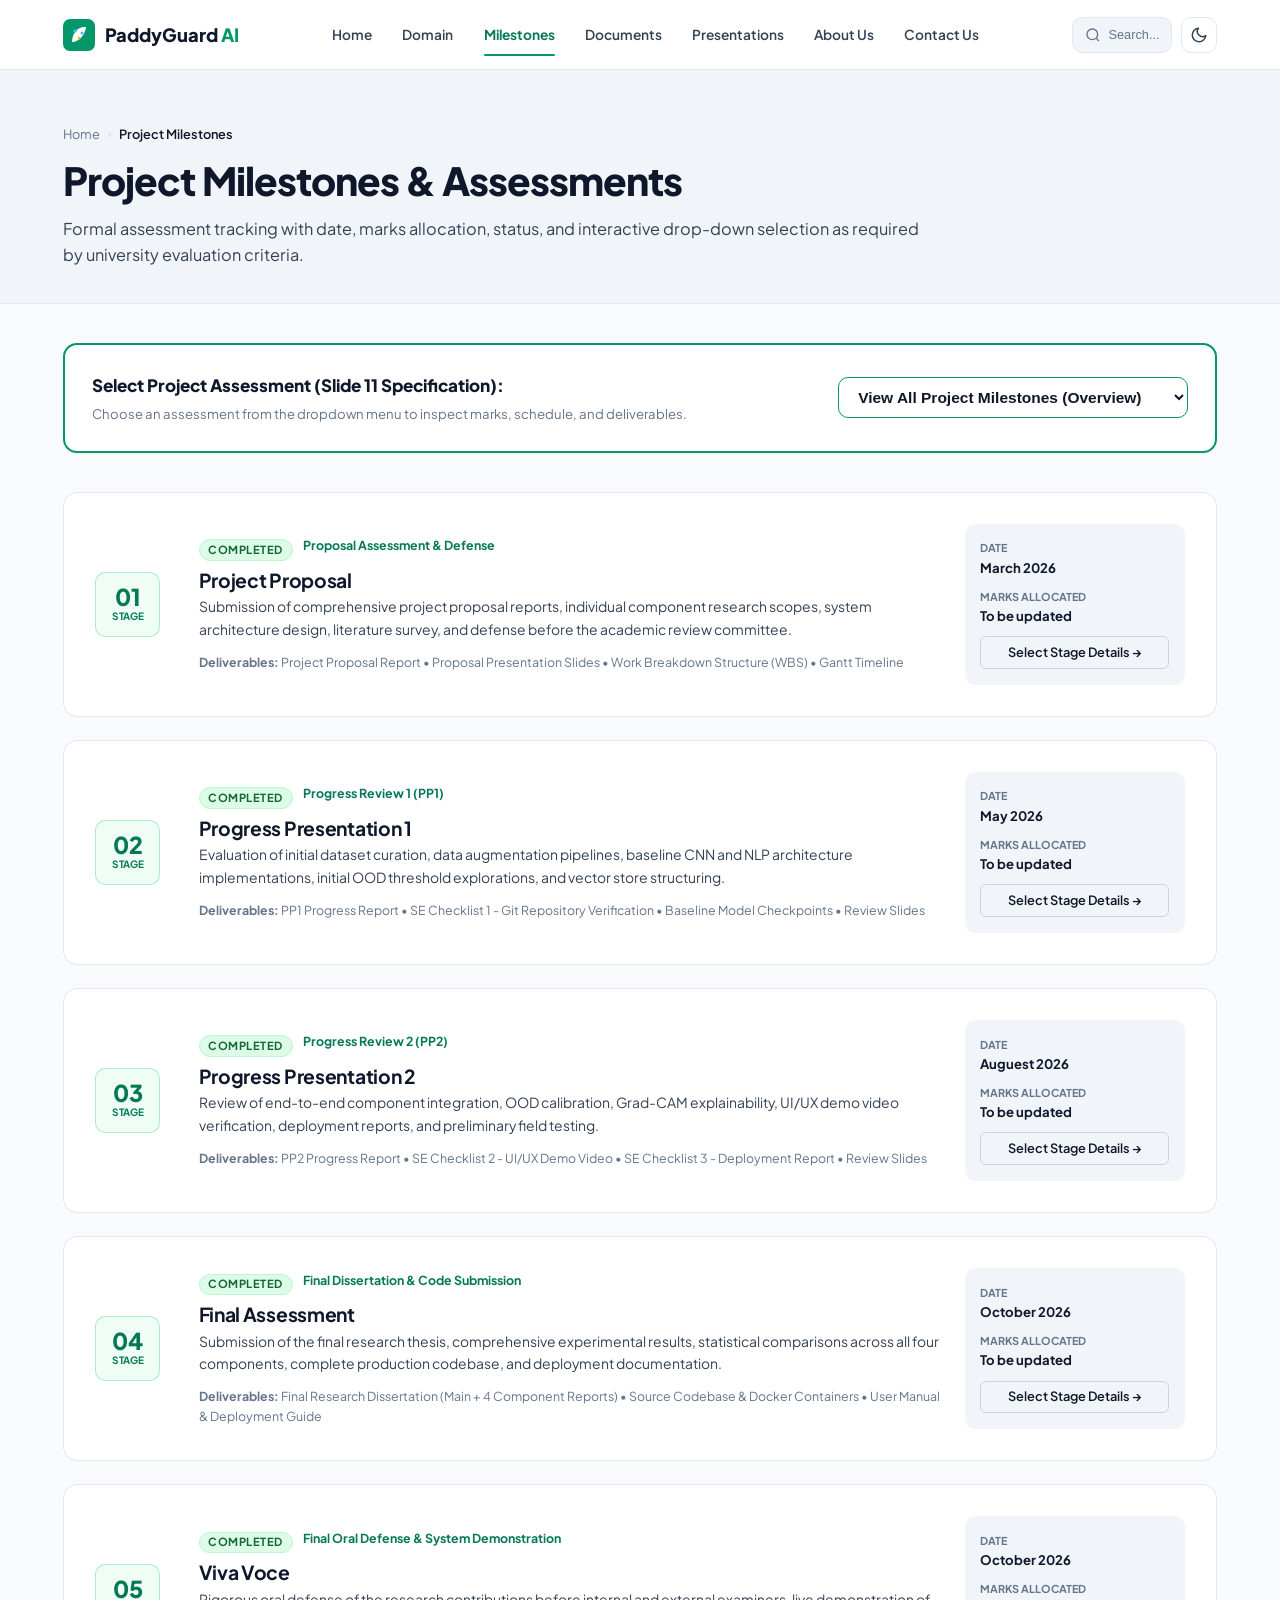
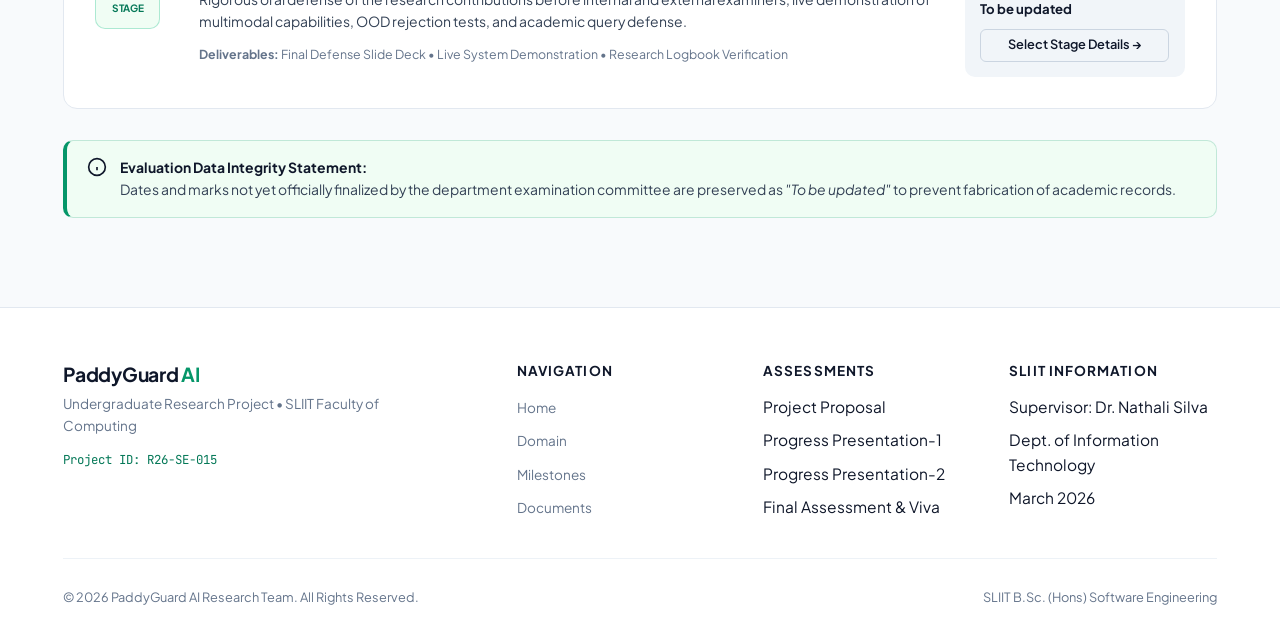
<file: milestones.html>
<!DOCTYPE html>
<html lang="en" data-theme="light">

<head>
  <meta charset="UTF-8">
  <meta name="viewport" content="width=device-width, initial-scale=1.0">
  <title>Project Milestones | PaddyGuard AI Research</title>
  <meta name="description"
    content="Academic milestone tracking, assessment marks, dates, and drop-down selection for PaddyGuard AI (R26-SE-015, SLIIT).">
  <meta name="robots" content="index, follow">

  <link rel="icon" type="image/svg+xml" href="assets/favicon.svg">
  <link rel="preconnect" href="https://fonts.googleapis.com">
  <link rel="preconnect" href="https://fonts.gstatic.com" crossorigin>
  <link
    href="https://fonts.googleapis.com/css2?family=Plus+Jakarta+Sans:wght@400;500;600;700;800&family=JetBrains+Mono:wght@400;600&display=swap"
    rel="stylesheet">

  <link rel="stylesheet" href="css/style.css">
  <link rel="stylesheet" href="css/components.css">
  <link rel="stylesheet" href="css/responsive.css">
</head>

<body>
  <div id="scroll-progress" aria-hidden="true"></div>

  <!-- Header -->
  <header class="site-header" role="banner">
    <div class="container nav-container">
      <a href="index.html" class="logo-link">
        <svg width="32" height="32" viewBox="0 0 64 64" fill="none">
          <rect width="64" height="64" rx="14" fill="#059669" />
          <path d="M18 46 C 18 28, 30 14, 46 16 C 44 32, 32 46, 18 46 Z" fill="#ffffff" />
          <circle cx="24" cy="24" r="3.5" fill="#38bdf8" />
          <circle cx="38" cy="28" r="3" fill="#38bdf8" />
          <circle cx="32" cy="38" r="3" fill="#fbbf24" />
        </svg>
        <span class="logo-text">PaddyGuard <span style="color:var(--brand-emerald)">AI</span></span>

      </a>

      <nav role="navigation" aria-label="Main Navigation">
        <ul class="nav-menu">
          <li><a href="index.html" class="nav-link">Home</a></li>
          <li><a href="domain.html" class="nav-link">Domain</a></li>
          <li><a href="milestones.html" class="nav-link active">Milestones</a></li>
          <li><a href="documents.html" class="nav-link">Documents</a></li>
          <li><a href="presentations.html" class="nav-link">Presentations</a></li>
          <li><a href="about.html" class="nav-link">About Us</a></li>
          <li><a href="contact.html" class="nav-link">Contact Us</a></li>
        </ul>
      </nav>

      <div class="nav-actions">
        <button id="global-search-btn" class="search-trigger-btn" aria-label="Open Search">
          <svg width="16" height="16" viewBox="0 0 24 24" fill="none" stroke="currentColor" stroke-width="2">
            <circle cx="11" cy="11" r="8"></circle>
            <line x1="21" y1="21" x2="16.65" y2="16.65"></line>
          </svg>
          <span>Search...</span>

        </button>
        <button id="theme-toggle-btn" class="icon-btn" aria-label="Toggle Theme">
          <svg width="18" height="18" viewBox="0 0 24 24" fill="none" stroke="currentColor" stroke-width="2">
            <path d="M21 12.79A9 9 0 1 1 11.21 3 7 7 0 0 0 21 12.79z"></path>
          </svg>
        </button>
        <button id="mobile-menu-btn" class="mobile-menu-btn icon-btn" aria-label="Menu">
          <svg width="22" height="22" viewBox="0 0 24 24" fill="none" stroke="currentColor" stroke-width="2">
            <line x1="3" y1="12" x2="21" y2="12"></line>
            <line x1="3" y1="6" x2="21" y2="6"></line>
            <line x1="3" y1="18" x2="21" y2="18"></line>
          </svg>
        </button>
      </div>
    </div>
  </header>

  <div id="drawer-backdrop" class="drawer-backdrop" aria-hidden="true"></div>
  <aside id="mobile-nav-drawer" class="mobile-nav-drawer">
    <div class="drawer-header">
      <span style="font-weight:800; color:var(--brand-emerald)">PaddyGuard AI</span>
      <button id="drawer-close-btn" class="icon-btn">✕</button>
    </div>
    <ul class="mobile-nav-links">
      <li><a href="index.html" class="mobile-nav-link">Home</a></li>
      <li><a href="domain.html" class="mobile-nav-link">Domain &amp; Methodology</a></li>
      <li><a href="milestones.html" class="mobile-nav-link active">Milestones Tracker</a></li>
      <li><a href="documents.html" class="mobile-nav-link">Documents Repository</a></li>
      <li><a href="presentations.html" class="mobile-nav-link">Presentations Deck</a></li>
      <li><a href="about.html" class="mobile-nav-link">About Research Team</a></li>
      <li><a href="contact.html" class="mobile-nav-link">Contact &amp; Supervision</a></li>
    </ul>
  </aside>

  <main id="main-content">
    <section class="section page-header-section">
      <div class="container">
        <nav class="breadcrumb-nav" aria-label="Breadcrumb">
          <a href="index.html">Home</a>
          <span class="breadcrumb-separator">&rsaquo;</span>
          <span class="breadcrumb-current">Project Milestones</span>
        </nav>
        <h1 class="page-title">Project Milestones &amp; Assessments</h1>
        <p class="page-subtitle">
          Formal assessment tracking with date, marks allocation, status, and interactive drop-down selection as
          required by university evaluation criteria.
        </p>
      </div>
    </section>

    <section class="section" style="padding: 2.5rem 0 4rem 0;">
      <div class="container">

        <!-- Slide 11 Mandatory Dropdown Selector -->
        <div class="card"
          style="margin-bottom:2.5rem; background:var(--bg-secondary); border:2px solid var(--border-focus); padding:1.75rem;">
          <div style="display:flex; justify-content:space-between; align-items:center; flex-wrap:wrap; gap:1rem;">
            <div>
              <label for="milestone-dropdown-selector"
                style="font-size:1.1rem; font-weight:800; color:var(--text-primary); display:block; margin-bottom:0.25rem;">
                Select Project Assessment (Slide 11 Specification):
              </label>
              <p style="font-size:0.85rem; color:var(--text-muted); margin:0;">
                Choose an assessment from the dropdown menu to inspect marks, schedule, and deliverables.
              </p>
            </div>
            <div class="milestone-select-wrapper">
              <select id="milestone-dropdown-selector" class="calc-input"
                style="font-size:1rem; font-weight:600; padding:0.65rem 1rem; border-color:var(--brand-emerald);">
                <option value="all">View All Project Milestones (Overview)</option>
                <option value="m1">Stage 01: Project Proposal</option>
                <option value="m2">Stage 02: Progress Presentation-1 (PP1)</option>
                <option value="m3">Stage 03: Progress Presentation-2 (PP2)</option>
                <option value="m4">Stage 04: Final Assessment</option>
                <option value="m5">Stage 05: Viva Voce &amp; Defense</option>
              </select>
            </div>
          </div>
        </div>

        <!-- Single Selected Milestone Detail View (Initially Hidden, Toggled by Dropdown) -->
        <div id="milestone-single-detail-view" style="display:none; margin-bottom:2.5rem;"></div>

        <!-- All Milestones List View -->
        <div id="milestones-grid"></div>

        <div class="academic-notice" style="margin-top: 2rem;">
          <svg width="20" height="20" viewBox="0 0 24 24" fill="none" stroke="currentColor" stroke-width="2">
            <circle cx="12" cy="12" r="10"></circle>
            <line x1="12" y1="16" x2="12" y2="12"></line>
            <line x1="12" y1="8" x2="12.01" y2="8"></line>
          </svg>
          <div>
            <strong>Evaluation Data Integrity Statement:</strong>
            <p>
              Dates and marks not yet officially finalized by the department examination committee are preserved as
              <em>"To be updated"</em> to prevent fabrication of academic records.
            </p>
          </div>
        </div>
      </div>
    </section>
  </main>

  <!-- Footer -->
  <footer class="site-footer" role="contentinfo">
    <div class="container">
      <div class="footer-grid">
        <div class="footer-brand">
          <h3>PaddyGuard <span style="color:var(--brand-emerald)">AI</span></h3>
          <p>Undergraduate Research Project &bull; SLIIT Faculty of Computing</p>
          <div
            style="font-family:var(--font-mono); font-size:0.8rem; color:var(--brand-emerald-dark); margin-top:0.5rem;">
            Project ID: R26-SE-015
          </div>
        </div>
        <div class="footer-col">
          <h4>Navigation</h4>
          <ul class="footer-links">
            <li><a href="index.html">Home</a></li>
            <li><a href="domain.html">Domain</a></li>
            <li><a href="milestones.html">Milestones</a></li>
            <li><a href="documents.html">Documents</a></li>
          </ul>
        </div>
        <div class="footer-col">
          <h4>Assessments</h4>
          <ul class="footer-links">
            <li><span>Project Proposal</span></li>
            <li><span>Progress Presentation-1</span></li>
            <li><span>Progress Presentation-2</span></li>
            <li><span>Final Assessment &amp; Viva</span></li>
          </ul>
        </div>
        <div class="footer-col">
          <h4>SLIIT Information</h4>
          <ul class="footer-links">
            <li><span>Supervisor: Dr. Nathali Silva</span></li>
            <li><span>Dept. of Information Technology</span></li>
            <li><span>March 2026</span></li>
          </ul>
        </div>
      </div>
      <div class="footer-bottom">
        <div>&copy; 2026 PaddyGuard AI Research Team. All Rights Reserved.</div>
        <div>SLIIT B.Sc. (Hons) Software Engineering</div>
      </div>
    </div>
  </footer>

  <button id="back-to-top" aria-label="Back to Top">
    <svg width="20" height="20" viewBox="0 0 24 24" fill="none" stroke="currentColor" stroke-width="2.5">
      <polyline points="18 15 12 9 6 15"></polyline>
    </svg>
  </button>

  <div id="search-modal" class="modal-overlay" role="dialog" aria-modal="true">
    <div class="modal-content search-modal-content">
      <button class="modal-close-btn">✕</button>
      <h3 style="font-size:1.25rem; margin-bottom:1rem;">Search Research Documentation</h3>
      <div class="search-input-wrapper">
        <input type="text" id="global-search-input" placeholder="Search milestones, assessments, stages..."
          autocomplete="off">
        <span id="search-results-count"
          style="font-size:0.75rem; color:var(--text-muted); font-family:var(--font-mono);">0 results</span>
      </div>
      <ul id="search-results-list" class="search-results-list"></ul>
    </div>
  </div>

  <!-- Document Status Notice Modal -->
  <div id="doc-notice-modal" class="modal-overlay" role="dialog" aria-modal="true">
    <div class="modal-content" style="max-width: 520px; text-align:center;">
      <button class="modal-close-btn">✕</button>
      <div style="font-size:3rem; margin-bottom:1rem;">📄</div>
      <h3 id="doc-notice-title" style="font-size:1.35rem; margin-bottom:0.5rem; color:var(--text-primary);">Document
        Archive Notice</h3>
      <div id="doc-notice-code"
        style="font-family:var(--font-mono); font-size:0.8rem; color:var(--brand-emerald-dark); margin-bottom:1rem;">
        R26-SE-015</div>
      <p id="doc-notice-msg"
        style="font-size:0.925rem; color:var(--text-secondary); line-height:1.6; margin-bottom:1.5rem;">
        This deliverable is scheduled for formal upload in the repository following the upcoming university assessment
        milestone.
      </p>
      <button class="btn btn-primary" onclick="closeModal('doc-notice-modal')">Understood</button>
    </div>
  </div>

  <script src="js/data.js"></script>
  <script src="js/main.js"></script>
  <script src="js/search.js"></script>
  <script src="js/milestones.js"></script>
</body>

</html>
</file>
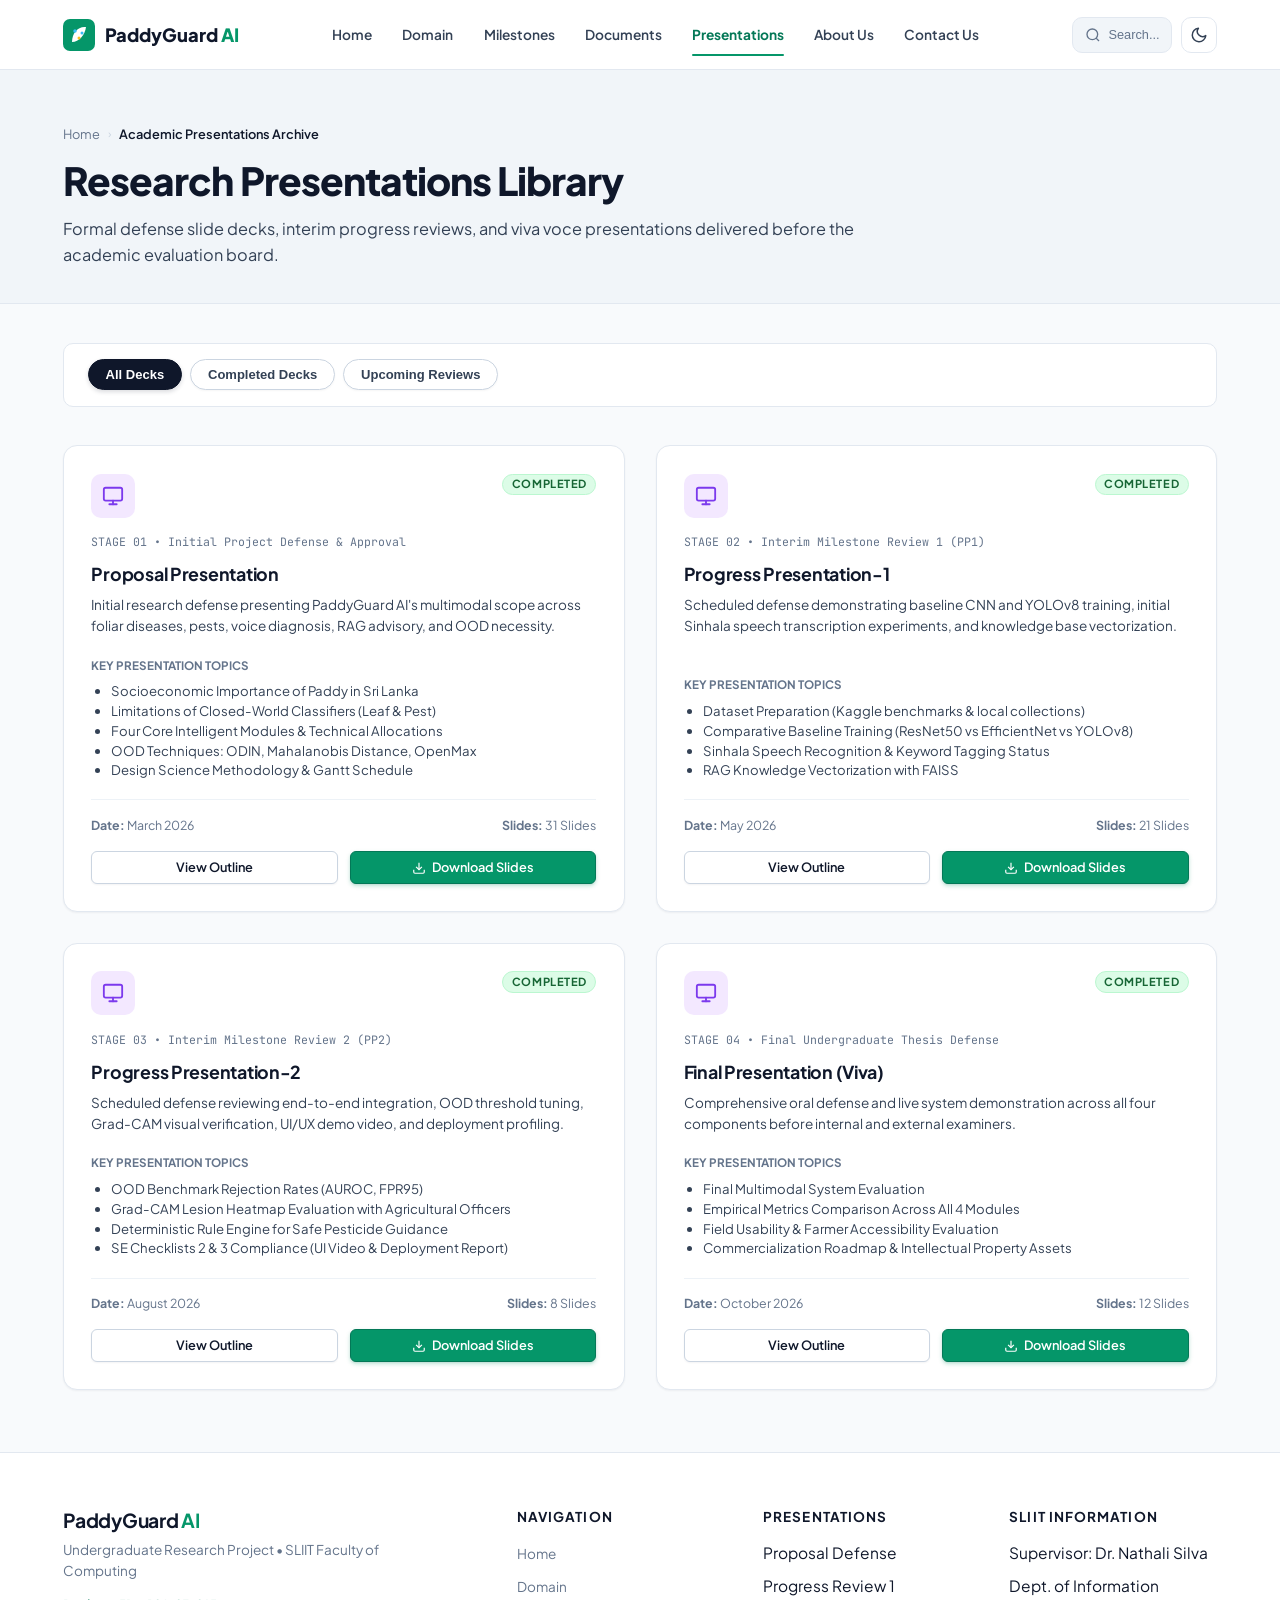
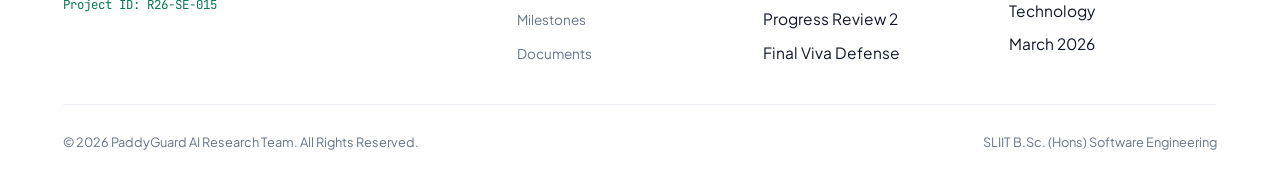
<file: presentations.html>
<!DOCTYPE html>
<html lang="en" data-theme="light">

<head>
  <meta charset="UTF-8">
  <meta name="viewport" content="width=device-width, initial-scale=1.0">
  <title>Presentations Library | PaddyGuard AI Research</title>
  <meta name="description"
    content="Academic presentation slides library for PaddyGuard AI (R26-SE-015), including proposal defense, progress reviews, and final oral examination.">
  <meta name="robots" content="index, follow">

  <link rel="icon" type="image/svg+xml" href="assets/favicon.svg">
  <link rel="preconnect" href="https://fonts.googleapis.com">
  <link rel="preconnect" href="https://fonts.gstatic.com" crossorigin>
  <link
    href="https://fonts.googleapis.com/css2?family=Plus+Jakarta+Sans:wght@400;500;600;700;800&family=JetBrains+Mono:wght@400;600&display=swap"
    rel="stylesheet">

  <link rel="stylesheet" href="css/style.css">
  <link rel="stylesheet" href="css/components.css">
  <link rel="stylesheet" href="css/responsive.css">
</head>

<body>
  <div id="scroll-progress" aria-hidden="true"></div>

  <!-- Header -->
  <header class="site-header" role="banner">
    <div class="container nav-container">
      <a href="index.html" class="logo-link">
        <svg width="32" height="32" viewBox="0 0 64 64" fill="none">
          <rect width="64" height="64" rx="14" fill="#059669" />
          <path d="M18 46 C 18 28, 30 14, 46 16 C 44 32, 32 46, 18 46 Z" fill="#ffffff" />
          <circle cx="24" cy="24" r="3.5" fill="#38bdf8" />
          <circle cx="38" cy="28" r="3" fill="#38bdf8" />
          <circle cx="32" cy="38" r="3" fill="#fbbf24" />
        </svg>
        <span class="logo-text">PaddyGuard <span style="color:var(--brand-emerald)">AI</span></span>

      </a>

      <nav role="navigation" aria-label="Main Navigation">
        <ul class="nav-menu">
          <li><a href="index.html" class="nav-link">Home</a></li>
          <li><a href="domain.html" class="nav-link">Domain</a></li>
          <li><a href="milestones.html" class="nav-link">Milestones</a></li>
          <li><a href="documents.html" class="nav-link">Documents</a></li>
          <li><a href="presentations.html" class="nav-link active">Presentations</a></li>
          <li><a href="about.html" class="nav-link">About Us</a></li>
          <li><a href="contact.html" class="nav-link">Contact Us</a></li>
        </ul>
      </nav>

      <div class="nav-actions">
        <button id="global-search-btn" class="search-trigger-btn" aria-label="Open Search">
          <svg width="16" height="16" viewBox="0 0 24 24" fill="none" stroke="currentColor" stroke-width="2">
            <circle cx="11" cy="11" r="8"></circle>
            <line x1="21" y1="21" x2="16.65" y2="16.65"></line>
          </svg>
          <span>Search...</span>

        </button>
        <button id="theme-toggle-btn" class="icon-btn" aria-label="Toggle Theme">
          <svg width="18" height="18" viewBox="0 0 24 24" fill="none" stroke="currentColor" stroke-width="2">
            <path d="M21 12.79A9 9 0 1 1 11.21 3 7 7 0 0 0 21 12.79z"></path>
          </svg>
        </button>
        <button id="mobile-menu-btn" class="mobile-menu-btn icon-btn" aria-label="Menu">
          <svg width="22" height="22" viewBox="0 0 24 24" fill="none" stroke="currentColor" stroke-width="2">
            <line x1="3" y1="12" x2="21" y2="12"></line>
            <line x1="3" y1="6" x2="21" y2="6"></line>
            <line x1="3" y1="18" x2="21" y2="18"></line>
          </svg>
        </button>
      </div>
    </div>
  </header>

  <div id="drawer-backdrop" class="drawer-backdrop" aria-hidden="true"></div>
  <aside id="mobile-nav-drawer" class="mobile-nav-drawer">
    <div class="drawer-header">
      <span style="font-weight:800; color:var(--brand-emerald)">PaddyGuard AI</span>
      <button id="drawer-close-btn" class="icon-btn">✕</button>
    </div>
    <ul class="mobile-nav-links">
      <li><a href="index.html" class="mobile-nav-link">Home</a></li>
      <li><a href="domain.html" class="mobile-nav-link">Domain &amp; Methodology</a></li>
      <li><a href="milestones.html" class="mobile-nav-link">Milestones Tracker</a></li>
      <li><a href="documents.html" class="mobile-nav-link">Documents Repository</a></li>
      <li><a href="presentations.html" class="mobile-nav-link active">Presentations Deck</a></li>
      <li><a href="about.html" class="mobile-nav-link">About Research Team</a></li>
      <li><a href="contact.html" class="mobile-nav-link">Contact &amp; Supervision</a></li>
    </ul>
  </aside>

  <main id="main-content">
    <section class="section page-header-section">
      <div class="container">
        <nav class="breadcrumb-nav" aria-label="Breadcrumb">
          <a href="index.html">Home</a>
          <span class="breadcrumb-separator">&rsaquo;</span>
          <span class="breadcrumb-current">Academic Presentations Archive</span>
        </nav>
        <h1 class="page-title">Research Presentations Library</h1>
        <p class="page-subtitle">
          Formal defense slide decks, interim progress reviews, and viva voce presentations delivered before the
          academic evaluation board.
        </p>
      </div>
    </section>

    <section class="section" style="padding: 2.5rem 0 4rem 0;">
      <div class="container">
        <div class="filter-bar">
          <div class="filter-pills">
            <button class="filter-pill pres-filter-btn active" data-filter="all">All Decks</button>
            <button class="filter-pill pres-filter-btn" data-filter="completed">Completed Decks</button>
            <button class="filter-pill pres-filter-btn" data-filter="upcoming">Upcoming Reviews</button>

          </div>
        </div>

        <!-- Presentations Grid -->
        <div class="grid grid-2" id="presentations-grid" style="gap:2rem;">
          <!-- Populated via js/presentations.js -->
        </div>


      </div>
    </section>


  </main>

  <!-- Footer -->
  <footer class="site-footer" role="contentinfo">
    <div class="container">
      <div class="footer-grid">
        <div class="footer-brand">
          <h3>PaddyGuard <span style="color:var(--brand-emerald)">AI</span></h3>
          <p>Undergraduate Research Project &bull; SLIIT Faculty of Computing</p>
          <div
            style="font-family:var(--font-mono); font-size:0.8rem; color:var(--brand-emerald-dark); margin-top:0.5rem;">
            Project ID: R26-SE-015
          </div>
        </div>
        <div class="footer-col">
          <h4>Navigation</h4>
          <ul class="footer-links">
            <li><a href="index.html">Home</a></li>
            <li><a href="domain.html">Domain</a></li>
            <li><a href="milestones.html">Milestones</a></li>
            <li><a href="documents.html">Documents</a></li>
          </ul>
        </div>
        <div class="footer-col">
          <h4>Presentations</h4>
          <ul class="footer-links">
            <li><span>Proposal Defense</span></li>
            <li><span>Progress Review 1</span></li>
            <li><span>Progress Review 2</span></li>
            <li><span>Final Viva Defense</span></li>
          </ul>
        </div>
        <div class="footer-col">
          <h4>SLIIT Information</h4>
          <ul class="footer-links">
            <li><span>Supervisor: Dr. Nathali Silva</span></li>
            <li><span>Dept. of Information Technology</span></li>
            <li><span>March 2026</span></li>
          </ul>
        </div>
      </div>
      <div class="footer-bottom">
        <div>&copy; 2026 PaddyGuard AI Research Team. All Rights Reserved.</div>
        <div>SLIIT B.Sc. (Hons) Software Engineering</div>
      </div>
    </div>
  </footer>

  <button id="back-to-top" aria-label="Back to Top">
    <svg width="20" height="20" viewBox="0 0 24 24" fill="none" stroke="currentColor" stroke-width="2.5">
      <polyline points="18 15 12 9 6 15"></polyline>
    </svg>
  </button>

  <!-- Search Modal -->
  <div id="search-modal" class="modal-overlay" role="dialog" aria-modal="true">
    <div class="modal-content search-modal-content">
      <button class="modal-close-btn">✕</button>
      <h3 style="font-size:1.25rem; margin-bottom:1rem;">Search Research Documentation</h3>
      <div class="search-input-wrapper">
        <input type="text" id="global-search-input" placeholder="Search presentations, slides, topics..."
          autocomplete="off">
        <span id="search-results-count"
          style="font-size:0.75rem; color:var(--text-muted); font-family:var(--font-mono);">0 results</span>
      </div>
      <ul id="search-results-list" class="search-results-list"></ul>
    </div>
  </div>

  <!-- Presentation Outline Modal -->
  <div id="pres-outline-modal" class="modal-overlay" role="dialog" aria-modal="true" aria-labelledby="pres-modal-title">
    <div class="modal-content" style="max-width: 600px;">
      <button class="modal-close-btn">✕</button>
      <h3 id="pres-modal-title" style="font-size:1.35rem; margin-bottom:1rem; color:var(--text-primary);">Presentation
        Agenda</h3>
      <div id="pres-modal-body"></div>
      <div style="margin-top:1.5rem; display:flex; justify-content:flex-end; align-items:center; gap:0.75rem;">
        <button class="btn btn-secondary" onclick="closeModal('pres-outline-modal')">Close</button>
        <span id="pres-modal-download-slot"></span>
      </div>
    </div>
  </div>

  <!-- Document Status Notice Modal -->
  <div id="doc-notice-modal" class="modal-overlay" role="dialog" aria-modal="true">
    <div class="modal-content" style="max-width: 520px; text-align:center;">
      <button class="modal-close-btn">✕</button>
      <div style="font-size:3rem; margin-bottom:1rem;">📽️</div>
      <h3 id="doc-notice-title" style="font-size:1.35rem; margin-bottom:0.5rem; color:var(--text-primary);">Slide Deck
        Notice</h3>
      <div id="doc-notice-code"
        style="font-family:var(--font-mono); font-size:0.8rem; color:var(--brand-emerald-dark); margin-bottom:1rem;">
        R26-SE-015</div>
      <p id="doc-notice-msg"
        style="font-size:0.925rem; color:var(--text-secondary); line-height:1.6; margin-bottom:1.5rem;">
        This presentation slide deck will be archived following completion of the oral examination.
      </p>
      <button class="btn btn-primary" onclick="closeModal('doc-notice-modal')">Understood</button>
    </div>
  </div>

  <script src="js/data.js"></script>
  <script src="js/main.js"></script>
  <script src="js/search.js"></script>
  <script src="js/presentations.js"></script>
</body>

</html>
</file>
<file: css/style.css>
/* ==========================================================================
   PaddyGuard AI - Academic Research Web Design System (Clean & Modern 2026)
   Light & Slate-Dark Themes, High Usability, Professional Typography,
   Clean Spacing, Tactile Buttons, Crisp Navbar
   ========================================================================== */

:root {
  /* ----------------- LIGHT THEME (DEFAULT) ----------------- */
  /* Clean, crisp academic research palette (Stanford / Nature / Vercel style) */
  --bg-primary: #f8fafc;        /* Soft modern slate-50 */
  --bg-secondary: #ffffff;      /* Pure clean white */
  --bg-tertiary: #f1f5f9;       /* Slate-100 */
  --bg-card: #ffffff;
  --bg-card-hover: #ffffff;
  --bg-glass: rgba(255, 255, 255, 0.92);

  --text-primary: #0f172a;      /* Rich dark slate-900 */
  --text-secondary: #334155;    /* Slate-700 */
  --text-muted: #64748b;        /* Slate-500 */
  --text-light: #94a3b8;        /* Slate-400 */

  --border-color: #e2e8f0;      /* Slate-200 */
  --border-subtle: #edf2f7;
  --border-focus: #059669;

  /* Refined, Elegant Brand Accents (NOT swamp green!) */
  --brand-forest: #047857;      /* Emerald-700 */
  --brand-forest-dark: #064e3b; /* Emerald-800 */
  --brand-emerald: #059669;     /* Emerald-600 */
  --brand-emerald-dark: #047857;
  --brand-emerald-light: #ecfdf5;/* Emerald-50 */
  --brand-emerald-faint: #f0fdf4;

  --brand-gold: #d97706;        /* Amber-600 */
  --brand-gold-light: #fef3c7;
  --brand-cyan: #0284c7;        /* Sky-600 */
  --brand-cyan-light: #e0f2fe;
  --brand-purple: #7c3aed;      /* Violet-600 */
  --brand-purple-light: #f3e8ff;
  --brand-danger: #dc2626;
  --brand-danger-light: #fee2e2;

  /* Typography */
  --font-sans: 'Plus Jakarta Sans', system-ui, -apple-system, BlinkMacSystemFont, 'Segoe UI', Roboto, Helvetica, Arial, sans-serif;
  --font-mono: 'JetBrains Mono', 'Fira Code', Menlo, Consolas, monospace;

  /* Shadows */
  --shadow-sm: 0 1px 2px 0 rgba(15, 23, 42, 0.05);
  --shadow-md: 0 4px 6px -1px rgba(15, 23, 42, 0.07), 0 2px 4px -2px rgba(15, 23, 42, 0.05);
  --shadow-lg: 0 10px 15px -3px rgba(15, 23, 42, 0.08), 0 4px 6px -4px rgba(15, 23, 42, 0.03);
  --shadow-xl: 0 20px 25px -5px rgba(15, 23, 42, 0.08), 0 8px 10px -6px rgba(15, 23, 42, 0.03);

  /* Radius & Nav Dimensions */
  --radius-sm: 6px;
  --radius-md: 10px;
  --radius-lg: 14px;
  --radius-full: 9999px;
  --nav-height: 70px;
  --max-width: 1200px;

  /* Transitions */
  --transition-fast: 150ms ease;
  --transition-normal: 250ms ease;
}

/* ----------------- DARK THEME (PREMIUM SLATE / ZINC) ----------------- */
/* Clean tech dark mode (GitHub / Vercel style) - NOT muddy green! */
[data-theme="dark"] {
  --bg-primary: #090d16;        /* Deep clean midnight navy-slate */
  --bg-secondary: #0f172a;      /* Slate-900 */
  --bg-tertiary: #1e293b;       /* Slate-800 */
  --bg-card: #0f172a;           /* Clean dark slate card */
  --bg-card-hover: #162035;
  --bg-glass: rgba(15, 23, 42, 0.92);

  --text-primary: #f8fafc;      /* Slate-50 */
  --text-secondary: #cbd5e1;    /* Slate-300 */
  --text-muted: #94a3b8;        /* Slate-400 */
  --text-light: #64748b;        /* Slate-500 */

  --border-color: #243046;      /* Crisp slate border */
  --border-subtle: #1a2436;
  --border-focus: #10b981;

  --brand-forest: #10b981;
  --brand-forest-dark: #059669;
  --brand-emerald: #10b981;
  --brand-emerald-dark: #059669;
  --brand-emerald-light: rgba(16, 185, 129, 0.15);
  --brand-emerald-faint: rgba(16, 185, 129, 0.1);

  --brand-gold: #fbbf24;
  --brand-gold-light: rgba(251, 191, 36, 0.15);
  --brand-cyan: #38bdf8;
  --brand-cyan-light: rgba(56, 189, 248, 0.15);
  --brand-purple: #c084fc;
  --brand-purple-light: rgba(192, 132, 252, 0.15);
  --brand-danger: #f87171;
  --brand-danger-light: rgba(248, 113, 113, 0.15);

  --shadow-sm: 0 1px 2px 0 rgba(0, 0, 0, 0.35);
  --shadow-md: 0 4px 6px -1px rgba(0, 0, 0, 0.45);
  --shadow-lg: 0 10px 15px -3px rgba(0, 0, 0, 0.55);
  --shadow-xl: 0 20px 25px -5px rgba(0, 0, 0, 0.65);
}

/* ==================== RESET & BASE ==================== */
*, *::before, *::after {
  box-sizing: border-box;
  margin: 0;
  padding: 0;
}

html {
  font-family: var(--font-sans);
  font-size: 15.5px;
  line-height: 1.6;
  color: var(--text-primary);
  background-color: var(--bg-primary);
  scroll-behavior: smooth;
  -webkit-font-smoothing: antialiased;
  -moz-osx-font-smoothing: grayscale;
}

body {
  min-height: 100vh;
  display: flex;
  flex-direction: column;
  overflow-x: hidden;
  background-color: var(--bg-primary);
  color: var(--text-primary);
  transition: background-color var(--transition-normal), color var(--transition-normal);
}

:focus-visible {
  outline: 2px solid var(--brand-emerald);
  outline-offset: 3px;
}

#scroll-progress {
  position: fixed;
  top: 0;
  left: 0;
  width: 0%;
  height: 3px;
  background: var(--brand-emerald);
  z-index: 1000;
  transition: width 0.1s ease-out;
}

h1, h2, h3, h4, h5, h6 {
  color: var(--text-primary);
  font-weight: 700;
  line-height: 1.28;
  letter-spacing: -0.015em;
}

h1 { font-size: 2.35rem; }
h2 { font-size: 1.85rem; }
h3 { font-size: 1.35rem; }
h4 { font-size: 1.1rem; }
p { color: var(--text-secondary); margin-bottom: 0.85rem; }
p:last-child { margin-bottom: 0; }

a {
  color: inherit;
  text-decoration: none;
  transition: color var(--transition-fast);
}

a:hover {
  color: var(--brand-emerald);
}

.text-link {
  color: var(--brand-forest);
  text-decoration: underline;
  text-underline-offset: 3px;
}

.text-link:hover {
  color: var(--brand-emerald);
}

img, svg {
  display: block;
  max-width: 100%;
}

.container {
  width: 100%;
  max-width: var(--max-width);
  margin-left: auto;
  margin-right: auto;
  padding-left: 1.5rem;
  padding-right: 1.5rem;
}

.section {
  padding: 4.5rem 0;
  position: relative;
}

.page-header-section {
  padding: 3.5rem 0 2.25rem 0;
  background: var(--bg-tertiary);
  border-bottom: 1px solid var(--border-color);
}

.page-title {
  font-size: 2.5rem;
  font-weight: 800;
  letter-spacing: -0.025em;
  margin-bottom: 0.65rem;
  color: var(--text-primary);
}

.page-subtitle {
  font-size: 1.05rem;
  color: var(--text-secondary);
  max-width: 860px;
  line-height: 1.6;
}

/* Breadcrumbs */
.breadcrumb-nav {
  display: flex;
  align-items: center;
  gap: 0.45rem;
  font-size: 0.85rem;
  color: var(--text-muted);
  margin-bottom: 0.85rem;
}

.breadcrumb-nav a {
  color: var(--text-muted);
  text-decoration: none;
}

.breadcrumb-nav a:hover {
  color: var(--brand-emerald);
}

.breadcrumb-separator {
  color: var(--text-light);
  font-size: 0.75rem;
}

.breadcrumb-current {
  color: var(--text-primary);
  font-weight: 600;
}

.section-header {
  text-align: center;
  max-width: 720px;
  margin: 0 auto 3rem auto;
}

.section-tag {
  display: inline-flex;
  align-items: center;
  gap: 0.4rem;
  font-size: 0.75rem;
  font-weight: 700;
  text-transform: uppercase;
  letter-spacing: 0.08em;
  color: var(--brand-forest);
  background: var(--brand-emerald-light);
  border: 1px solid rgba(5, 150, 105, 0.2);
  padding: 0.3rem 0.75rem;
  border-radius: var(--radius-full);
  margin-bottom: 0.75rem;
}

[data-theme="dark"] .section-tag {
  color: #34d399;
}

.section-title {
  margin-bottom: 0.65rem;
}

.section-subtitle {
  font-size: 1.05rem;
  color: var(--text-muted);
  line-height: 1.55;
}

/* ==================== CLEAN NAVBAR ==================== */
.site-header {
  position: sticky;
  top: 0;
  z-index: 900;
  height: var(--nav-height);
  background: var(--bg-glass);
  backdrop-filter: blur(14px);
  -webkit-backdrop-filter: blur(14px);
  border-bottom: 1px solid var(--border-color);
  transition: all var(--transition-normal);
}

.site-header.scrolled {
  box-shadow: var(--shadow-sm);
  background: var(--bg-secondary);
}

.nav-container {
  display: flex;
  align-items: center;
  justify-content: space-between;
  height: 100%;
  gap: 1rem;
}

.logo-link {
  display: flex;
  align-items: center;
  gap: 0.65rem;
  font-weight: 800;
  font-size: 1.18rem;
  color: var(--text-primary);
  white-space: nowrap;
  flex-shrink: 0;
  text-decoration: none;
}

.logo-badge {
  font-size: 0.7rem;
  font-weight: 700;
  color: #475569;
  background: #f1f5f9;
  border: 1px solid #cbd5e1;
  padding: 0.22rem 0.55rem;
  border-radius: 6px;
  margin-left: 0.35rem;
  letter-spacing: 0.03em;
  white-space: nowrap;
  display: inline-flex;
  align-items: center;
}

[data-theme="dark"] .logo-badge {
  color: #94a3b8;
  background: #1e293b;
  border-color: #334155;
}

.nav-menu {
  display: flex;
  align-items: center;
  list-style: none;
  gap: 0.85rem;
  margin: 0;
  padding: 0;
}

.nav-link {
  font-size: 0.885rem;
  font-weight: 600;
  color: var(--text-secondary);
  padding: 0.45rem 0.55rem;
  position: relative;
  transition: all var(--transition-fast);
  white-space: nowrap !important;
  display: inline-block;
  border-radius: var(--radius-sm);
}

.nav-link:hover {
  color: var(--text-primary);
  background: var(--bg-tertiary);
}

.nav-link.active {
  color: var(--brand-forest);
  font-weight: 700;
}

[data-theme="dark"] .nav-link.active {
  color: var(--brand-emerald);
}

.nav-link.active::after {
  content: '';
  position: absolute;
  bottom: -4px;
  left: 0.55rem;
  right: 0.55rem;
  height: 2.5px;
  background-color: var(--brand-emerald);
  border-radius: var(--radius-full);
}

.nav-actions {
  display: flex;
  align-items: center;
  gap: 0.55rem;
  flex-shrink: 0;
}

.icon-btn {
  background: var(--bg-secondary);
  border: 1px solid var(--border-color);
  color: var(--text-secondary);
  width: 36px;
  height: 36px;
  border-radius: var(--radius-md);
  display: inline-flex;
  align-items: center;
  justify-content: center;
  cursor: pointer;
  transition: all var(--transition-fast);
}

.icon-btn:hover {
  background: var(--bg-tertiary);
  color: var(--text-primary);
  border-color: var(--brand-emerald);
}

.search-trigger-btn {
  display: inline-flex;
  align-items: center;
  gap: 0.5rem;
  padding: 0.35rem 0.75rem;
  height: 36px;
  border-radius: var(--radius-md);
  background: var(--bg-tertiary);
  border: 1px solid var(--border-color);
  color: var(--text-muted);
  font-size: 0.825rem;
  cursor: pointer;
  transition: all var(--transition-fast);
  white-space: nowrap;
}

.search-trigger-btn:hover {
  border-color: var(--brand-emerald);
  color: var(--text-primary);
  background: var(--bg-secondary);
}

.search-kbd {
  font-size: 0.68rem;
  background: var(--bg-secondary);
  border: 1px solid var(--border-color);
  padding: 0.1rem 0.35rem;
  border-radius: 4px;
  color: var(--text-muted);
  font-family: var(--font-mono);
}

.mobile-menu-btn {
  display: none;
  background: transparent;
  border: none;
  color: var(--text-primary);
  padding: 0.4rem;
  cursor: pointer;
}

/* Mobile Drawer */
.mobile-nav-drawer {
  position: fixed;
  top: 0;
  right: -100%;
  width: 290px;
  max-width: 85vw;
  height: 100vh;
  height: 100dvh;
  overflow-y: auto;
  -webkit-overflow-scrolling: touch;
  background: var(--bg-secondary);
  box-shadow: var(--shadow-xl);
  z-index: 1001;
  padding: 1.75rem 1.5rem;
  display: flex;
  flex-direction: column;
  transition: right var(--transition-normal);
  border-left: 1px solid var(--border-color);
}

.mobile-nav-drawer.open {
  right: 0;
}

.drawer-header {
  display: flex;
  align-items: center;
  justify-content: space-between;
  margin-bottom: 1.5rem;
  padding-bottom: 1rem;
  border-bottom: 1px solid var(--border-color);
}

.mobile-nav-links {
  list-style: none;
  display: flex;
  flex-direction: column;
  gap: 0.65rem;
}

.mobile-nav-link {
  font-size: 1rem;
  font-weight: 600;
  color: var(--text-secondary);
  display: block;
  padding: 0.55rem 0.5rem;
  border-radius: var(--radius-sm);
  transition: all var(--transition-fast);
}

.mobile-nav-link:hover,
.mobile-nav-link.active {
  color: var(--brand-forest);
  background: var(--brand-emerald-light);
}

.drawer-backdrop {
  position: fixed;
  inset: 0;
  background: rgba(15, 23, 42, 0.4);
  backdrop-filter: blur(4px);
  z-index: 1000;
  opacity: 0;
  pointer-events: none;
  transition: opacity var(--transition-fast);
}

.drawer-backdrop.active {
  opacity: 1;
  pointer-events: auto;
}

/* ==================== BUTTONS & BADGES ==================== */
.btn {
  display: inline-flex;
  align-items: center;
  justify-content: center;
  gap: 0.5rem;
  font-family: var(--font-sans);
  font-size: 0.9rem;
  font-weight: 600;
  padding: 0.65rem 1.35rem;
  border-radius: var(--radius-md);
  cursor: pointer;
  border: 1px solid transparent;
  transition: all var(--transition-fast);
  text-decoration: none;
  line-height: 1.4;
  white-space: nowrap;
  user-select: none;
  max-width: 100%;
}

.btn:active {
  transform: translateY(1px);
}

.btn-primary {
  background: #059669;
  border-color: #047857;
  color: #ffffff !important;
  box-shadow: 0 1px 2px 0 rgba(0, 0, 0, 0.05), 0 2px 4px 0 rgba(5, 150, 105, 0.25);
}

.btn-primary:hover {
  background: #047857;
  border-color: #065f46;
  transform: translateY(-1px);
  box-shadow: 0 4px 6px -1px rgba(0, 0, 0, 0.1), 0 2px 4px -2px rgba(5, 150, 105, 0.3);
}

.btn-secondary {
  background: #ffffff;
  border: 1px solid #cbd5e1;
  color: var(--text-primary) !important;
  box-shadow: var(--shadow-sm);
}

.btn-secondary:hover {
  background: var(--bg-tertiary);
  border-color: #94a3b8;
  transform: translateY(-1px);
  box-shadow: var(--shadow-md);
}

.btn-outline {
  background: transparent;
  border: 1.5px solid #cbd5e1;
  color: var(--text-primary) !important;
}

.btn-outline:hover {
  border-color: #059669;
  color: #059669 !important;
  background: #ecfdf5;
  transform: translateY(-1px);
}

[data-theme="dark"] .btn-secondary {
  background: #1e293b;
  border-color: #334155;
  color: #f8fafc !important;
}

[data-theme="dark"] .btn-secondary:hover {
  background: #334155;
  border-color: #475569;
}

[data-theme="dark"] .btn-outline {
  border-color: #334155;
  color: #cbd5e1 !important;
}

[data-theme="dark"] .btn-outline:hover {
  border-color: #10b981;
  color: #10b981 !important;
  background: rgba(16, 185, 129, 0.12);
}

.btn-sm {
  padding: 0.42rem 0.9rem;
  font-size: 0.825rem;
  border-radius: var(--radius-sm);
}

/* Badges */
.badge {
  display: inline-flex;
  align-items: center;
  gap: 0.3rem;
  font-size: 0.72rem;
  font-weight: 700;
  padding: 0.18rem 0.55rem;
  border-radius: var(--radius-full);
  text-transform: uppercase;
  letter-spacing: 0.05em;
  line-height: 1.25;
  white-space: nowrap;
}

.badge-success {
  background: #dcfce7;
  color: #166534;
  border: 1px solid #bbf7d0;
}

[data-theme="dark"] .badge-success {
  background: rgba(34, 197, 94, 0.18);
  color: #4ade80;
  border-color: rgba(74, 222, 128, 0.3);
}

.badge-warning {
  background: #fef3c7;
  color: #92400e;
  border: 1px solid #fde68a;
}

[data-theme="dark"] .badge-warning {
  background: rgba(245, 158, 11, 0.18);
  color: #fbbf24;
  border-color: rgba(251, 191, 36, 0.3);
}

.badge-info {
  background: #e0f2fe;
  color: #075985;
  border: 1px solid #bae6fd;
}

[data-theme="dark"] .badge-info {
  background: rgba(56, 189, 248, 0.18);
  color: #38bdf8;
  border-color: rgba(56, 189, 248, 0.3);
}

.badge-purple {
  background: #f3e8ff;
  color: #6b21a8;
  border: 1px solid #e9d5ff;
}

[data-theme="dark"] .badge-purple {
  background: rgba(168, 85, 247, 0.18);
  color: #c084fc;
  border-color: rgba(192, 132, 252, 0.3);
}

.badge-neutral {
  background: var(--bg-tertiary);
  color: var(--text-muted);
  border: 1px solid var(--border-color);
}

/* ==================== CARDS & LAYOUTS ==================== */
.card {
  background: var(--bg-card);
  border: 1px solid var(--border-color);
  border-radius: var(--radius-lg);
  padding: 1.65rem;
  box-shadow: var(--shadow-sm);
  transition: all var(--transition-fast);
  position: relative;
}

.card:hover {
  box-shadow: var(--shadow-md);
  border-color: #cbd5e1;
}

[data-theme="dark"] .card:hover {
  border-color: #334155;
}

.grid {
  display: grid;
  gap: 1.35rem;
}

.grid-2 { grid-template-columns: repeat(2, minmax(0, 1fr)); }
.grid-3 { grid-template-columns: repeat(3, minmax(0, 1fr)); }
.grid-4 { grid-template-columns: repeat(4, minmax(0, 1fr)); }

/* Academic Notice Callouts */
.academic-notice {
  background: var(--brand-emerald-faint);
  border: 1px solid rgba(5, 150, 105, 0.2);
  border-left: 4px solid var(--brand-emerald);
  border-radius: var(--radius-md);
  padding: 1rem 1.25rem;
  margin-bottom: 1.75rem;
  display: flex;
  align-items: flex-start;
  gap: 0.85rem;
  font-size: 0.9rem;
}

.academic-notice.warning {
  background: #fffbeb;
  border-color: #fef3c7;
  border-left-color: var(--brand-gold);
}

[data-theme="dark"] .academic-notice.warning {
  background: rgba(245, 158, 11, 0.1);
  border-color: rgba(245, 158, 11, 0.2);
}

.academic-notice p {
  margin: 0;
  color: var(--text-secondary);
}

/* ==================== MODALS ==================== */
.modal-overlay {
  position: fixed;
  inset: 0;
  background: rgba(15, 23, 42, 0.6);
  backdrop-filter: blur(5px);
  z-index: 2000;
  display: flex;
  align-items: center;
  justify-content: center;
  padding: 1.5rem;
  opacity: 0;
  pointer-events: none;
  transition: opacity var(--transition-normal);
}

.modal-overlay.active {
  opacity: 1;
  pointer-events: auto;
}

.modal-content {
  background: var(--bg-secondary);
  border: 1px solid var(--border-color);
  border-radius: var(--radius-lg);
  max-width: 640px;
  width: 100%;
  max-height: 85vh;
  overflow-y: auto;
  box-shadow: var(--shadow-xl);
  padding: 2rem;
  position: relative;
  transform: scale(0.96);
  transition: transform var(--transition-normal);
}

.modal-overlay.active .modal-content {
  transform: scale(1);
}

.modal-close-btn {
  position: absolute;
  top: 1.25rem;
  right: 1.25rem;
  background: transparent;
  border: none;
  color: var(--text-muted);
  font-size: 1.35rem;
  cursor: pointer;
  line-height: 1;
  padding: 0.25rem;
  border-radius: 4px;
}

.modal-close-btn:hover {
  color: var(--text-primary);
}

/* Search Modal */
.search-modal-content {
  max-width: 600px;
  padding: 1.5rem;
}

.search-input-wrapper {
  display: flex;
  align-items: center;
  gap: 0.65rem;
  background: var(--bg-tertiary);
  border: 1.5px solid var(--border-color);
  border-radius: var(--radius-md);
  padding: 0.65rem 0.85rem;
  margin-bottom: 1rem;
}

.search-input-wrapper:focus-within {
  border-color: var(--brand-emerald);
  background: var(--bg-secondary);
}

.search-input-wrapper input {
  flex: 1;
  background: transparent;
  border: none;
  color: var(--text-primary);
  font-family: var(--font-sans);
  font-size: 1rem;
  outline: none;
}

.search-results-list {
  max-height: 360px;
  overflow-y: auto;
  list-style: none;
  display: flex;
  flex-direction: column;
  gap: 0.5rem;
}

.search-result-item {
  padding: 0.75rem 0.85rem;
  background: var(--bg-card);
  border: 1px solid var(--border-color);
  border-radius: var(--radius-md);
  cursor: pointer;
  transition: all var(--transition-fast);
}

.search-result-item:hover {
  border-color: var(--brand-emerald);
  background: var(--brand-emerald-light);
}

.search-result-title {
  font-weight: 700;
  font-size: 0.925rem;
  color: var(--text-primary);
  margin-bottom: 0.2rem;
  display: flex;
  align-items: center;
  justify-content: space-between;
}

.search-result-category {
  font-size: 0.68rem;
  padding: 0.15rem 0.45rem;
  background: var(--bg-tertiary);
  border-radius: var(--radius-full);
  color: var(--text-muted);
}

.search-result-desc {
  font-size: 0.825rem;
  color: var(--text-secondary);
}

/* ==================== FOOTER ==================== */
.site-footer {
  margin-top: auto;
  background: var(--bg-secondary);
  border-top: 1px solid var(--border-color);
  padding: 3.5rem 0 2rem 0;
}

.footer-grid {
  display: grid;
  grid-template-columns: 2fr 1fr 1fr 1fr;
  gap: 2.5rem;
  margin-bottom: 2.5rem;
}

.footer-brand h3 {
  font-size: 1.25rem;
  margin-bottom: 0.4rem;
  color: var(--text-primary);
}

.footer-brand p {
  font-size: 0.875rem;
  color: var(--text-muted);
  max-width: 320px;
  line-height: 1.6;
}

.footer-col h4 {
  font-size: 0.875rem;
  font-weight: 700;
  text-transform: uppercase;
  letter-spacing: 0.08em;
  margin-bottom: 1rem;
  color: var(--text-primary);
}

.footer-links {
  list-style: none;
  display: flex;
  flex-direction: column;
  gap: 0.55rem;
}

.footer-links a {
  font-size: 0.875rem;
  color: var(--text-muted);
}

.footer-links a:hover {
  color: var(--brand-forest);
}

.footer-disclaimer-box {
  background: var(--bg-tertiary);
  border: 1px solid var(--border-color);
  border-radius: var(--radius-md);
  padding: 1rem 1.25rem;
  margin-bottom: 1.75rem;
  font-size: 0.825rem;
  color: var(--text-muted);
  line-height: 1.6;
}

.footer-bottom {
  display: flex;
  align-items: center;
  justify-content: space-between;
  padding-top: 1.75rem;
  border-top: 1px solid var(--border-subtle);
  font-size: 0.825rem;
  color: var(--text-muted);
}

#back-to-top {
  position: fixed;
  bottom: 2rem;
  right: 2rem;
  width: 40px;
  height: 40px;
  border-radius: var(--radius-full);
  background: var(--brand-forest);
  color: #ffffff;
  border: none;
  cursor: pointer;
  display: flex;
  align-items: center;
  justify-content: center;
  box-shadow: var(--shadow-md);
  opacity: 0;
  pointer-events: none;
  transform: translateY(10px);
  transition: all var(--transition-normal);
  z-index: 800;
}

#back-to-top.visible {
  opacity: 1;
  pointer-events: auto;
  transform: translateY(0);
}

#back-to-top:hover {
  background: var(--brand-emerald);
}
</file>
<file: css/components.css>
/* ==================== SUB-NAVIGATION & BREADCRUMBS ==================== */
.sub-nav-bar {
  background: var(--bg-secondary);
  border-bottom: 1px solid var(--border-color);
  position: sticky;
  top: var(--nav-height);
  z-index: 850;
  box-shadow: 0 1px 3px rgba(15, 23, 42, 0.03);
}

.sub-nav-links {
  display: flex;
  align-items: center;
  gap: 0.55rem;
  padding: 0.65rem 0;
  overflow-x: auto;
  white-space: nowrap;
  scrollbar-width: none;
}

.sub-nav-links::-webkit-scrollbar {
  display: none;
}

.sub-nav-link {
  font-size: 0.835rem;
  font-weight: 600;
  color: var(--text-secondary);
  padding: 0.38rem 0.85rem;
  border-radius: var(--radius-full);
  border: 1px solid var(--border-color);
  background: var(--bg-tertiary);
  transition: all var(--transition-fast);
  text-decoration: none;
  white-space: nowrap;
  display: inline-flex;
  align-items: center;
}

.sub-nav-link:hover {
  background: var(--bg-secondary);
  color: var(--text-primary);
  border-color: #94a3b8;
  transform: translateY(-1px);
}

.sub-nav-link.active {
  background: #0f172a;
  color: #ffffff !important;
  border-color: #0f172a;
  box-shadow: var(--shadow-sm);
}

[data-theme="dark"] .sub-nav-link.active {
  background: #38bdf8;
  color: #090d16 !important;
  border-color: #38bdf8;
}

.breadcrumb-nav {
  display: flex;
  align-items: center;
  gap: 0.5rem;
  font-size: 0.825rem;
  color: var(--text-muted);
  margin-bottom: 0.75rem;
}

.breadcrumb-nav a {
  color: var(--text-muted);
  text-decoration: none;
}

.breadcrumb-nav a:hover {
  color: var(--brand-forest);
}

.breadcrumb-separator {
  color: #cbd5e1;
}

.breadcrumb-current {
  color: var(--text-primary);
  font-weight: 600;
}

/* ==================== HERO SECTION ==================== */
.hero-section {
  padding: 5rem 0 4rem 0;
  position: relative;
  overflow: hidden;
  background: radial-gradient(circle at 85% 20%, var(--brand-emerald-faint) 0%, transparent 60%);
}

.hero-grid {
  display: grid;
  grid-template-columns: 1.15fr 0.85fr;
  gap: 3.5rem;
  align-items: center;
}

.hero-meta-badge {
  display: inline-flex;
  align-items: center;
  gap: 0.65rem;
  padding: 0.4rem 1rem;
  border-radius: var(--radius-full);
  background: var(--bg-card);
  border: 1px solid var(--border-color);
  font-size: 0.825rem;
  font-weight: 600;
  color: var(--text-secondary);
  margin-bottom: 1.5rem;
  box-shadow: var(--shadow-sm);
}

.pulse-dot {
  width: 8px;
  height: 8px;
  border-radius: 50%;
  background: var(--brand-emerald);
  box-shadow: 0 0 0 0 rgba(16, 185, 129, 0.7);
  animation: pulse-ring 2s infinite cubic-bezier(0.66, 0, 0, 1);
}

@keyframes pulse-ring {
  0% { box-shadow: 0 0 0 0 rgba(16, 185, 129, 0.7); }
  70% { box-shadow: 0 0 0 8px rgba(16, 185, 129, 0); }
  100% { box-shadow: 0 0 0 0 rgba(16, 185, 129, 0); }
}

.hero-title {
  margin-bottom: 1.25rem;
  color: var(--text-primary);
}

.hero-title-main {
  display: block;
  font-size: 3.35rem;
  font-weight: 800;
  line-height: 1.15;
  letter-spacing: -0.03em;
  margin-bottom: 0.5rem;
}

.hero-title .gradient-text {
  background: linear-gradient(135deg, var(--brand-forest), var(--brand-emerald));
  -webkit-background-clip: text;
  -webkit-text-fill-color: transparent;
}

[data-theme="dark"] .hero-title .gradient-text {
  background: linear-gradient(135deg, #34d399, #10b981);
  -webkit-background-clip: text;
  -webkit-text-fill-color: transparent;
}

.hero-subtitle {
  display: block;
  font-size: 1.65rem;
  font-weight: 600;
  line-height: 1.35;
  letter-spacing: -0.02em;
  color: var(--text-primary);
}

.hero-lead {
  font-size: 1.15rem;
  line-height: 1.65;
  color: var(--text-secondary);
  margin-bottom: 1.5rem;
}

.hero-abstract-card {
  background: var(--bg-card);
  border: 1px solid var(--border-color);
  border-radius: var(--radius-md);
  padding: 1.25rem;
  margin-bottom: 2rem;
  font-size: 0.925rem;
  border-left: 4px solid var(--brand-emerald);
  box-shadow: var(--shadow-sm);
}

.hero-abstract-title {
  font-weight: 700;
  color: var(--text-primary);
  margin-bottom: 0.35rem;
  display: flex;
  align-items: center;
  gap: 0.5rem;
}

.hero-actions {
  display: flex;
  flex-wrap: wrap;
  gap: 1rem;
  margin-bottom: 2rem;
}

/* Hero Visual SVG / CSS Illustration */
.hero-visual-card {
  position: relative;
  background: var(--bg-card);
  border: 1px solid var(--border-color);
  border-radius: var(--radius-lg);
  padding: 1.5rem;
  box-shadow: var(--shadow-xl);
  overflow: hidden;
}

.hero-visual-svg {
  width: 100%;
  height: auto;
  border-radius: var(--radius-md);
  background: var(--bg-secondary);
}

.visual-legend {
  display: grid;
  grid-template-columns: repeat(2, 1fr);
  gap: 0.75rem;
  margin-top: 1rem;
  padding-top: 1rem;
  border-top: 1px solid var(--border-subtle);
  font-size: 0.8rem;
}

.legend-item {
  display: flex;
  align-items: center;
  gap: 0.5rem;
  color: var(--text-secondary);
}

.legend-dot {
  width: 10px;
  height: 10px;
  border-radius: 50%;
}

/* ==================== STATISTICS COUNTERS ==================== */
.stats-banner {
  background: var(--bg-secondary);
  border-top: 1px solid var(--border-color);
  border-bottom: 1px solid var(--border-color);
  padding: 2.5rem 0;
}

.stats-grid {
  display: grid;
  grid-template-columns: repeat(4, 1fr);
  gap: 2rem;
  text-align: center;
}

.stat-item {
  position: relative;
}

.stat-item:not(:last-child)::after {
  content: '';
  position: absolute;
  right: -1rem;
  top: 15%;
  height: 70%;
  width: 1px;
  background: var(--border-color);
}

.stat-val {
  font-size: 2.75rem;
  font-weight: 800;
  color: var(--brand-forest);
  line-height: 1.1;
  margin-bottom: 0.35rem;
  font-family: var(--font-sans);
}

[data-theme="dark"] .stat-val {
  color: var(--brand-emerald);
}

.stat-label {
  font-size: 0.95rem;
  font-weight: 700;
  color: var(--text-primary);
  margin-bottom: 0.25rem;
}

.stat-desc {
  font-size: 0.8rem;
  color: var(--text-muted);
}

/* ==================== 4 CORE RESEARCH COMPONENTS ==================== */
.component-card {
  background: var(--bg-card);
  border: 1px solid var(--border-color);
  border-radius: var(--radius-lg);
  padding: 2rem;
  display: flex;
  flex-direction: column;
  height: 100%;
  transition: all var(--transition-normal);
  position: relative;
  overflow: hidden;
}

.component-card:hover {
  border-color: var(--brand-emerald);
  box-shadow: var(--shadow-lg);
  transform: translateY(-4px);
}

.component-num {
  font-size: 3rem;
  font-weight: 900;
  line-height: 1;
  color: rgba(16, 185, 129, 0.15);
  position: absolute;
  top: 1rem;
  right: 1.5rem;
}

.component-badge {
  align-self: flex-start;
  margin-bottom: 1rem;
}

.component-title {
  font-size: 1.35rem;
  margin-bottom: 0.5rem;
  color: var(--text-primary);
}

.component-lead-by {
  font-size: 0.825rem;
  color: var(--brand-emerald-dark);
  font-weight: 600;
  margin-bottom: 1rem;
}

[data-theme="dark"] .component-lead-by {
  color: var(--brand-emerald);
}

.component-desc {
  font-size: 0.925rem;
  color: var(--text-secondary);
  margin-bottom: 1.25rem;
  flex-grow: 1;
}

.component-tech-pills {
  display: flex;
  flex-wrap: wrap;
  gap: 0.4rem;
  margin-bottom: 1.5rem;
}

.tech-pill {
  font-size: 0.75rem;
  background: var(--bg-tertiary);
  border: 1px solid var(--border-color);
  padding: 0.2rem 0.6rem;
  border-radius: var(--radius-sm);
  color: var(--text-secondary);
}

.component-footer-btn {
  margin-top: auto;
  width: 100%;
}

/* ==================== INTERACTIVE PIPELINE FLOW ==================== */
.pipeline-container {
  background: var(--bg-card);
  border: 1px solid var(--border-color);
  border-radius: var(--radius-lg);
  padding: 2.5rem 1.5rem;
  margin: 3rem 0;
  box-shadow: var(--shadow-md);
}

.pipeline-flow {
  display: flex;
  align-items: center;
  justify-content: space-between;
  gap: 0.5rem;
  overflow-x: auto;
  padding-bottom: 1rem;
}

.pipeline-stage {
  flex: 1;
  min-width: 140px;
  background: var(--bg-secondary);
  border: 1px solid var(--border-color);
  border-radius: var(--radius-md);
  padding: 1.25rem 0.85rem;
  text-align: center;
  cursor: pointer;
  transition: all var(--transition-fast);
  position: relative;
}

.pipeline-stage:hover,
.pipeline-stage.active {
  border-color: var(--brand-emerald);
  background: var(--brand-emerald-faint);
  transform: translateY(-2px);
  box-shadow: var(--shadow-md);
}

.pipeline-stage.active::after {
  content: '';
  position: absolute;
  bottom: -6px;
  left: 50%;
  transform: translateX(-50%);
  width: 12px;
  height: 12px;
  background: var(--brand-emerald);
  clip-path: polygon(50% 100%, 0 0, 100% 0);
}

.pipeline-stage-icon {
  font-size: 1.5rem;
  margin-bottom: 0.5rem;
}

.pipeline-stage-name {
  font-size: 0.85rem;
  font-weight: 700;
  color: var(--text-primary);
}

.pipeline-arrow {
  color: var(--brand-emerald);
  font-size: 1.25rem;
  opacity: 0.6;
}

.pipeline-detail-card {
  margin-top: 1.5rem;
  padding: 1.5rem;
  background: var(--bg-tertiary);
  border-radius: var(--radius-md);
  border: 1px solid var(--border-color);
}

/* ==================== SYSTEM ARCHITECTURE VIEWER ==================== */
.architecture-viewer-card {
  background: var(--bg-card);
  border: 1px solid var(--border-color);
  border-radius: var(--radius-lg);
  overflow: hidden;
  box-shadow: var(--shadow-xl);
}

.architecture-toolbar {
  display: flex;
  align-items: center;
  justify-content: space-between;
  padding: 1rem 1.5rem;
  background: var(--bg-secondary);
  border-bottom: 1px solid var(--border-color);
}

.architecture-controls {
  display: flex;
  align-items: center;
  gap: 0.5rem;
}

.architecture-canvas-wrap {
  width: 100%;
  height: 650px;
  overflow: auto;
  position: relative;
  background: var(--bg-tertiary);
  display: flex;
  justify-content: center;
  align-items: center;
  padding: 1rem;
}

.architecture-canvas {
  width: 100%;
  max-width: 1150px;
  height: auto;
  transition: transform 0.25s ease-out;
  transform-origin: center center;
}

/* Architecture Inspector Panel (When node is clicked) */
.architecture-node-inspector {
  padding: 1.5rem;
  background: var(--bg-secondary);
  border-top: 1px solid var(--border-color);
  display: grid;
  grid-template-columns: 1fr 2fr;
  gap: 2rem;
  align-items: center;
}

.inspector-meta h4 {
  font-size: 1.15rem;
  color: var(--text-primary);
  margin-bottom: 0.25rem;
}

.inspector-meta p {
  font-size: 0.85rem;
  color: var(--text-muted);
}

.inspector-details {
  display: grid;
  grid-template-columns: repeat(3, 1fr);
  gap: 1rem;
  font-size: 0.85rem;
}

.inspector-col strong {
  display: block;
  font-size: 0.75rem;
  text-transform: uppercase;
  color: var(--brand-emerald-dark);
  margin-bottom: 0.2rem;
}

[data-theme="dark"] .inspector-col strong {
  color: var(--brand-emerald);
}

/* ==================== INTERACTIVE SIMULATOR WIDGETS ==================== */
.sim-widget {
  background: var(--bg-card);
  border: 1px solid var(--border-color);
  border-radius: var(--radius-lg);
  padding: 2rem;
  box-shadow: var(--shadow-md);
  margin: 2.5rem 0;
}

.sim-header {
  display: flex;
  align-items: center;
  justify-content: space-between;
  margin-bottom: 1.5rem;
  padding-bottom: 1rem;
  border-bottom: 1px solid var(--border-subtle);
}

.sim-title {
  font-size: 1.25rem;
  color: var(--text-primary);
  display: flex;
  align-items: center;
  gap: 0.5rem;
}

/* 1. Voice Sim */
.voice-sim-box {
  background: var(--bg-tertiary);
  border-radius: var(--radius-md);
  padding: 1.5rem;
  border: 1px solid var(--border-color);
}

.audio-waveform-canvas {
  width: 100%;
  height: 50px;
  background: var(--bg-secondary);
  border-radius: var(--radius-sm);
  display: flex;
  align-items: center;
  justify-content: center;
  gap: 4px;
  padding: 0 1rem;
  margin: 1rem 0;
}

.waveform-bar {
  width: 4px;
  height: 12px;
  background: var(--brand-emerald);
  border-radius: 2px;
  transition: height 0.15s ease;
}

.waveform-bar.active {
  animation: wave-anim 0.8s infinite ease-in-out alternate;
}

@keyframes wave-anim {
  0% { height: 6px; }
  100% { height: 38px; }
}

.voice-sample-btn-group {
  display: flex;
  flex-direction: column;
  gap: 0.65rem;
  margin-bottom: 1.25rem;
  width: 100%;
}

.voice-sample-btn {
  white-space: normal !important;
  text-align: left;
  line-height: 1.45;
  padding: 0.65rem 1rem;
  width: 100%;
  border-radius: var(--radius-md);
}

.voice-details-grid {
  display: grid;
  grid-template-columns: 1fr 1fr;
  gap: 1.25rem;
  margin-top: 1rem;
}

/* 2. Grad-CAM & OOD Visualizer */
.gradcam-grid {
  display: grid;
  grid-template-columns: 1fr 1fr;
  gap: 2rem;
  align-items: center;
}

.leaf-view-card {
  position: relative;
  background: #000;
  border-radius: var(--radius-md);
  overflow: hidden;
  height: 280px;
  display: flex;
  align-items: center;
  justify-content: center;
}

.leaf-svg-render {
  width: 100%;
  height: 100%;
}

.heatmap-overlay {
  position: absolute;
  inset: 0;
  opacity: 0.65;
  mix-blend-mode: color-burn;
  pointer-events: none;
  transition: opacity 0.3s;
}

.ood-status-alert {
  padding: 1rem;
  border-radius: var(--radius-md);
  font-weight: 600;
  font-size: 0.9rem;
  margin-top: 1rem;
}

/* 3. Safe Dosage Calculator Demo */
.dosage-calc-grid {
  display: grid;
  grid-template-columns: 1fr 1fr;
  gap: 2rem;
}

.calc-input-group {
  margin-bottom: 1.25rem;
}

.calc-input-group label {
  display: block;
  font-size: 0.85rem;
  font-weight: 700;
  margin-bottom: 0.4rem;
  color: var(--text-primary);
}

.calc-input {
  width: 100%;
  padding: 0.75rem 1rem;
  border: 1px solid var(--border-color);
  background: var(--bg-secondary);
  border-radius: var(--radius-md);
  color: var(--text-primary);
  font-size: 1rem;
}

.calc-result-card {
  background: var(--bg-tertiary);
  border-radius: var(--radius-md);
  padding: 1.5rem;
  border: 1px solid var(--border-color);
  display: flex;
  flex-direction: column;
  justify-content: center;
}

.calc-highlight-number {
  font-size: 2.25rem;
  font-weight: 800;
  color: var(--brand-forest);
  margin: 0.5rem 0;
}

[data-theme="dark"] .calc-highlight-number {
  color: var(--brand-emerald);
}

/* ==================== TIMELINE / METHODOLOGY ==================== */
.timeline-wrap {
  position: relative;
  max-width: 900px;
  margin: 0 auto;
  padding: 2rem 0;
}

.timeline-wrap::before {
  content: '';
  position: absolute;
  left: 30px;
  top: 0;
  bottom: 0;
  width: 3px;
  background: linear-gradient(180deg, var(--brand-emerald), var(--brand-gold));
  border-radius: var(--radius-full);
}

.timeline-step {
  position: relative;
  padding-left: 80px;
  margin-bottom: 2.5rem;
}

.timeline-step-badge {
  position: absolute;
  left: 15px;
  top: 0;
  width: 34px;
  height: 34px;
  border-radius: 50%;
  background: var(--bg-card);
  border: 3px solid var(--brand-emerald);
  color: var(--brand-emerald-dark);
  font-weight: 800;
  font-size: 0.8rem;
  display: flex;
  align-items: center;
  justify-content: center;
  box-shadow: var(--shadow-md);
}

[data-theme="dark"] .timeline-step-badge {
  color: var(--brand-emerald);
}

.timeline-card {
  background: var(--bg-card);
  border: 1px solid var(--border-color);
  border-radius: var(--radius-md);
  padding: 1.5rem;
  box-shadow: var(--shadow-sm);
}

.timeline-card h4 {
  font-size: 1.15rem;
  margin-bottom: 0.4rem;
  color: var(--text-primary);
}

/* ==================== MILESTONES & FILTERS ==================== */
.filter-bar {
  display: flex;
  align-items: center;
  justify-content: space-between;
  flex-wrap: wrap;
  gap: 1rem;
  margin-bottom: 2.5rem;
  padding: 1rem 1.5rem;
  background: var(--bg-card);
  border: 1px solid var(--border-color);
  border-radius: var(--radius-md);
}

.filter-pills {
  display: flex;
  flex-wrap: wrap;
  gap: 0.5rem;
}

.filter-pill {
  padding: 0.45rem 1.1rem;
  border-radius: var(--radius-full);
  border: 1px solid #cbd5e1;
  background: var(--bg-secondary);
  font-size: 0.84rem;
  font-weight: 600;
  color: var(--text-secondary);
  cursor: pointer;
  transition: all var(--transition-fast);
  user-select: none;
  box-shadow: 0 1px 2px rgba(0, 0, 0, 0.04);
}

.filter-pill:hover {
  background: var(--bg-tertiary);
  border-color: #94a3b8;
  color: var(--text-primary);
  transform: translateY(-1px);
}

.filter-pill.active {
  background: #0f172a;
  color: #ffffff !important;
  border-color: #0f172a;
  box-shadow: 0 2px 4px rgba(15, 23, 42, 0.15);
}

[data-theme="dark"] .filter-pill {
  background: #1e293b;
  border-color: #334155;
  color: #cbd5e1;
}

[data-theme="dark"] .filter-pill:hover {
  background: #334155;
  color: #f8fafc;
}

[data-theme="dark"] .filter-pill.active {
  background: #10b981;
  color: #090d16 !important;
  border-color: #10b981;
}

.milestone-card {
  background: var(--bg-card);
  border: 1px solid var(--border-color);
  border-radius: var(--radius-lg);
  padding: 2rem;
  margin-bottom: 1.5rem;
  display: grid;
  grid-template-columns: 80px 1fr 220px;
  gap: 1.5rem;
  align-items: center;
  transition: all var(--transition-normal);
}

.milestone-card:hover {
  border-color: var(--brand-emerald);
  box-shadow: var(--shadow-md);
}

.milestone-badge-box {
  width: 65px;
  height: 65px;
  border-radius: var(--radius-md);
  background: var(--brand-emerald-faint);
  border: 1px solid rgba(16, 185, 129, 0.3);
  display: flex;
  flex-direction: column;
  align-items: center;
  justify-content: center;
  color: var(--brand-forest);
}

[data-theme="dark"] .milestone-badge-box {
  color: var(--brand-emerald);
}

.milestone-badge-num {
  font-size: 1.5rem;
  font-weight: 800;
  line-height: 1;
}

.milestone-badge-lbl {
  font-size: 0.65rem;
  text-transform: uppercase;
  font-weight: 700;
}

.milestone-info h3 {
  font-size: 1.25rem;
  color: var(--text-primary);
  margin-bottom: 0.25rem;
}

.milestone-assessment-tag {
  font-size: 0.8rem;
  color: var(--brand-emerald-dark);
  font-weight: 700;
  margin-bottom: 0.5rem;
}

[data-theme="dark"] .milestone-assessment-tag {
  color: var(--brand-emerald);
}

.milestone-meta-sidebar {
  display: flex;
  flex-direction: column;
  gap: 0.65rem;
  background: var(--bg-tertiary);
  padding: 1rem;
  border-radius: var(--radius-md);
  font-size: 0.85rem;
}

/* ==================== DOCUMENTS & PRESENTATIONS ==================== */
.doc-card {
  background: var(--bg-card);
  border: 1px solid var(--border-color);
  border-radius: var(--radius-lg);
  padding: 1.75rem;
  display: flex;
  flex-direction: column;
  transition: all var(--transition-normal);
}

.doc-card:hover {
  border-color: var(--brand-emerald);
  box-shadow: var(--shadow-lg);
  transform: translateY(-3px);
}

.doc-header {
  display: flex;
  align-items: flex-start;
  justify-content: space-between;
  gap: 1rem;
  margin-bottom: 1rem;
}

.doc-icon-box {
  width: 44px;
  height: 44px;
  border-radius: var(--radius-md);
  background: var(--brand-emerald-faint);
  display: flex;
  align-items: center;
  justify-content: center;
  color: var(--brand-forest);
  font-size: 1.25rem;
}

[data-theme="dark"] .doc-icon-box {
  color: var(--brand-emerald);
}

.doc-title {
  font-size: 1.15rem;
  color: var(--text-primary);
  margin-bottom: 0.5rem;
}

.doc-code {
  font-family: var(--font-mono);
  font-size: 0.75rem;
  color: var(--text-muted);
  margin-bottom: 0.75rem;
  display: inline-block;
}

.doc-desc {
  font-size: 0.875rem;
  color: var(--text-secondary);
  margin-bottom: 1.25rem;
  flex-grow: 1;
}

.doc-meta-row {
  display: flex;
  align-items: center;
  justify-content: space-between;
  font-size: 0.8rem;
  color: var(--text-muted);
  padding-top: 1rem;
  border-top: 1px solid var(--border-subtle);
  margin-bottom: 1rem;
}

.doc-actions {
  display: flex;
  gap: 0.75rem;
}

/* ==================== TABLES (REQUIREMENTS, DATASETS, BUDGET) ==================== */
.table-responsive {
  width: 100%;
  max-width: 100%;
  overflow-x: auto;
  -webkit-overflow-scrolling: touch;
  border-radius: var(--radius-md);
  border: 1px solid var(--border-color);
  background: var(--bg-card);
  box-shadow: var(--shadow-sm);
  margin: 1.5rem 0;
}

.academic-table {
  width: 100%;
  min-width: 620px;
  border-collapse: collapse;
  text-align: left;
  font-size: 0.9rem;
}

.academic-table th {
  background: var(--bg-tertiary);
  color: var(--text-primary);
  font-weight: 700;
  padding: 0.85rem 1.25rem;
  border-bottom: 2px solid var(--border-color);
  white-space: nowrap;
}

.academic-table td {
  padding: 0.85rem 1.25rem;
  border-bottom: 1px solid var(--border-subtle);
  color: var(--text-secondary);
  vertical-align: top;
}

.academic-table tr:hover td {
  background: var(--bg-tertiary);
}

/* ==================== TEAM CARDS & SUPERVISORS ==================== */
.team-grid {
  display: grid;
  grid-template-columns: repeat(2, 1fr);
  gap: 2rem;
}

.team-card {
  background: var(--bg-card);
  border: 1px solid var(--border-color);
  border-radius: var(--radius-lg);
  padding: 2rem;
  display: flex;
  gap: 1.5rem;
  box-shadow: var(--shadow-sm);
  transition: all var(--transition-normal);
}

.team-card:hover {
  border-color: var(--brand-emerald);
  box-shadow: var(--shadow-md);
}

.team-avatar {
  width: 72px;
  height: 72px;
  border-radius: var(--radius-full);
  background: linear-gradient(135deg, var(--brand-forest), var(--brand-emerald));
  color: #ffffff;
  display: flex;
  align-items: center;
  justify-content: center;
  font-size: 1.5rem;
  font-weight: 800;
  flex-shrink: 0;
}

.team-info h3 {
  font-size: 1.25rem;
  color: var(--text-primary);
  margin-bottom: 0.2rem;
}

.student-id {
  font-family: var(--font-mono);
  font-size: 0.8rem;
  color: var(--brand-emerald-dark);
  font-weight: 700;
  margin-bottom: 0.5rem;
  display: inline-block;
}

[data-theme="dark"] .student-id {
  color: var(--brand-emerald);
}

.team-role {
  font-size: 0.875rem;
  font-weight: 600;
  color: var(--text-primary);
  margin-bottom: 0.75rem;
}

.team-duties {
  font-size: 0.825rem;
  color: var(--text-muted);
  margin-bottom: 0.75rem;
}

/* ==================== CONTACT FORM ==================== */
.contact-grid {
  display: grid;
  grid-template-columns: 1.2fr 0.8fr;
  gap: 3rem;
}

.contact-form-card {
  background: var(--bg-card);
  border: 1px solid var(--border-color);
  border-radius: var(--radius-lg);
  padding: 2.5rem;
  box-shadow: var(--shadow-md);
}

.form-group {
  margin-bottom: 1.5rem;
}

.form-group label {
  display: block;
  font-size: 0.875rem;
  font-weight: 700;
  color: var(--text-primary);
  margin-bottom: 0.5rem;
}

.form-control {
  width: 100%;
  padding: 0.75rem 1rem;
  font-family: var(--font-sans);
  font-size: 0.95rem;
  color: var(--text-primary);
  background: var(--bg-secondary);
  border: 1px solid var(--border-color);
  border-radius: var(--radius-md);
  outline: none;
  transition: border-color var(--transition-fast);
}

.form-control:focus {
  border-color: var(--brand-emerald);
}

textarea.form-control {
  resize: vertical;
  min-height: 120px;
}

.form-feedback {
  font-size: 0.8rem;
  margin-top: 0.35rem;
  display: none;
}

.form-control.is-invalid {
  border-color: var(--brand-danger);
}

.form-control.is-invalid + .form-feedback {
  display: block;
  color: var(--brand-danger);
}

.form-success-banner {
  display: none;
  background: #dcfce7;
  color: #166534;
  border: 1px solid #86efac;
  border-radius: var(--radius-md);
  padding: 1.25rem;
  margin-bottom: 1.5rem;
  font-size: 0.925rem;
}

[data-theme="dark"] .form-success-banner {
  background: rgba(34, 197, 94, 0.2);
  color: #4ade80;
  border-color: rgba(74, 222, 128, 0.3);
}

.form-error-banner {
  display: none;
  background: #fee2e2;
  color: #991b1b;
  border: 1px solid #fca5a5;
  border-radius: var(--radius-md);
  padding: 1.25rem;
  margin-bottom: 1.5rem;
  font-size: 0.925rem;
}

[data-theme="dark"] .form-error-banner {
  background: rgba(239, 68, 68, 0.2);
  color: #f87171;
  border-color: rgba(248, 113, 113, 0.3);
}

@keyframes spin {
  from { transform: rotate(0deg); }
  to { transform: rotate(360deg); }
}

/* ==================== 06. TECH STACK SECTION ==================== */
.tech-stack-grid {
  display: grid;
  grid-template-columns: repeat(4, minmax(0, 1fr));
  gap: 1.5rem;
}

.tech-category-card {
  background: #f0fdf4; /* Soft mint green */
  border: 1px solid rgba(5, 150, 105, 0.18);
  border-radius: var(--radius-lg);
  padding: 1.35rem 1.25rem 1.5rem 1.25rem;
  box-shadow: 0 4px 12px -2px rgba(15, 23, 42, 0.04), 0 2px 6px -1px rgba(5, 150, 105, 0.05);
  display: flex;
  flex-direction: column;
  transition: transform 0.25s cubic-bezier(0.16, 1, 0.3, 1), box-shadow 0.25s cubic-bezier(0.16, 1, 0.3, 1), border-color 0.25s ease;
  position: relative;
  overflow: hidden;
}

.tech-category-card::before {
  content: '';
  position: absolute;
  top: 0;
  left: 0;
  right: 0;
  height: 3px;
  background: linear-gradient(90deg, var(--brand-emerald), #34d399);
  opacity: 0;
  transition: opacity 0.25s ease;
}

.tech-category-card:hover {
  transform: translateY(-5px);
  box-shadow: 0 14px 28px -6px rgba(15, 23, 42, 0.09), 0 8px 16px -4px rgba(5, 150, 105, 0.12);
  border-color: rgba(5, 150, 105, 0.38);
}

.tech-category-card:hover::before {
  opacity: 1;
}

.tech-card-header {
  display: flex;
  align-items: center;
  gap: 0.85rem;
  margin-bottom: 1rem;
  padding-bottom: 0.8rem;
  border-bottom: 1px solid rgba(5, 150, 105, 0.14);
}

.tech-card-icon-wrap {
  width: 44px;
  height: 44px;
  border-radius: var(--radius-md);
  background: #ffffff;
  border: 1px solid rgba(5, 150, 105, 0.2);
  display: flex;
  align-items: center;
  justify-content: center;
  color: var(--brand-forest);
  box-shadow: var(--shadow-sm);
  flex-shrink: 0;
  transition: transform 0.2s ease, background-color 0.2s ease;
}

.tech-category-card:hover .tech-card-icon-wrap {
  transform: scale(1.05);
  background: #ecfdf5;
  color: var(--brand-emerald-dark);
}

.tech-card-title {
  font-size: 1.05rem;
  font-weight: 700;
  letter-spacing: -0.01em;
  color: #064e3b; /* Dark green heading */
  line-height: 1.3;
  margin: 0;
}

.tech-badges-list {
  display: flex;
  flex-wrap: wrap;
  gap: 0.55rem;
  align-content: flex-start;
  align-items: center;
}

.tech-chip {
  display: inline-flex;
  align-items: center;
  gap: 0.45rem;
  padding: 0.4rem 0.75rem;
  background: #ffffff;
  border: 1px solid rgba(5, 150, 105, 0.22);
  border-radius: var(--radius-full);
  font-size: 0.815rem;
  font-weight: 600;
  color: #065f46;
  box-shadow: 0 1px 2px rgba(15, 23, 42, 0.03);
  transition: transform 0.18s ease, background-color 0.18s ease, border-color 0.18s ease, color 0.18s ease, box-shadow 0.18s ease;
  cursor: default;
  user-select: none;
}

.tech-chip:hover {
  transform: translateY(-2px);
  background: #ffffff;
  border-color: var(--brand-emerald);
  color: #047857;
  box-shadow: 0 4px 8px -1px rgba(5, 150, 105, 0.16);
}

.tech-chip-icon {
  width: 15px;
  height: 15px;
  flex-shrink: 0;
  display: inline-flex;
  align-items: center;
  justify-content: center;
}

.tech-chip-icon svg {
  width: 100%;
  height: 100%;
}

/* Dark theme support for Tech Stack */
[data-theme="dark"] .tech-category-card {
  background: rgba(6, 78, 59, 0.18);
  border-color: rgba(16, 185, 129, 0.25);
  box-shadow: 0 4px 12px -2px rgba(0, 0, 0, 0.3);
}

[data-theme="dark"] .tech-category-card:hover {
  background: rgba(6, 78, 59, 0.26);
  border-color: rgba(52, 211, 153, 0.45);
  box-shadow: 0 14px 28px -6px rgba(0, 0, 0, 0.45), 0 8px 16px -4px rgba(16, 185, 129, 0.2);
}

[data-theme="dark"] .tech-card-header {
  border-bottom-color: rgba(16, 185, 129, 0.2);
}

[data-theme="dark"] .tech-card-icon-wrap {
  background: #0f172a;
  border-color: rgba(16, 185, 129, 0.3);
  color: #34d399;
}

[data-theme="dark"] .tech-category-card:hover .tech-card-icon-wrap {
  background: #132729;
  color: #6ee7b7;
}

[data-theme="dark"] .tech-card-title {
  color: #a7f3d0;
}

[data-theme="dark"] .tech-chip {
  background: #0f172a;
  border-color: rgba(52, 211, 153, 0.25);
  color: #e2e8f0;
}

[data-theme="dark"] .tech-chip:hover {
  background: #162534;
  border-color: #34d399;
  color: #6ee7b7;
  box-shadow: 0 4px 10px rgba(16, 185, 129, 0.2);
}
</file>
<file: css/responsive.css>
/* ==========================================================================
   PaddyGuard AI - Master Responsive Stylesheet
   100% Comprehensive Mobile, Tablet, Laptop, and Desktop Optimization
   Breakpoints:
     - 1100px (Medium Laptops / Compact Desktops)
     - 1024px (Large Tablets / Landscape iPad)
     - 768px  (Tablets / Portrait iPad)
     - 576px  (Standard Large Smartphones)
     - 480px  (Compact Smartphones - iPhone 12/13/14, Pixel, Galaxy)
     - 360px  (Ultra-Compact Handhelds - iPhone SE 1st gen, Fold)
   Strict Zero Horizontal Overflow Guarantee across all viewports
   ========================================================================== */

/* ==================== GLOBAL OVERFLOW GUARDS ==================== */
html, body {
  width: 100%;
  max-width: 100vw;
  overflow-x: hidden;
  position: relative;
}

#main-content {
  width: 100%;
  max-width: 100vw;
  overflow-x: hidden;
}

*, *::before, *::after {
  box-sizing: border-box;
}

img, svg, canvas, video {
  max-width: 100%;
  height: auto;
}

/* ==================== 1. MEDIUM LAPTOPS (769px to 1100px) ==================== */
@media (max-width: 1100px) and (min-width: 769px) {
  .nav-container {
    gap: 0.75rem;
    padding-left: 1rem;
    padding-right: 1rem;
  }

  .nav-menu {
    gap: 0.45rem;
  }

  .nav-link {
    font-size: 0.82rem;
    padding: 0.35rem 0.3rem;
  }

  .logo-text {
    font-size: 1.05rem;
  }

  .logo-badge {
    font-size: 0.65rem;
    padding: 0.18rem 0.45rem;
  }

  .search-trigger-btn span {
    display: none;
  }

  .search-trigger-btn {
    padding: 0.35rem 0.55rem;
  }
}

/* ==================== 2. LARGE TABLETS (<= 1024px) ==================== */
@media (max-width: 1024px) {
  .hero-title-main {
    font-size: 2.75rem;
  }

  .hero-subtitle {
    font-size: 1.45rem;
  }

  .hero-grid {
    grid-template-columns: 1fr;
    gap: 2.5rem;
  }

  .grid-4 {
    grid-template-columns: repeat(2, minmax(0, 1fr));
  }

  .tech-stack-grid {
    grid-template-columns: repeat(2, minmax(0, 1fr));
    gap: 1.25rem;
  }

  .stats-grid {
    grid-template-columns: repeat(2, 1fr);
    gap: 1.5rem;
  }

  .stat-item:nth-child(2)::after {
    display: none;
  }

  .architecture-node-inspector {
    grid-template-columns: 1fr;
    gap: 1rem;
  }

  .footer-grid {
    grid-template-columns: 1fr 1fr;
    gap: 2rem;
  }

  .contact-grid {
    grid-template-columns: 1fr;
    gap: 2.5rem;
  }

  .team-grid {
    grid-template-columns: 1fr;
  }
}

/* ==================== 3. TABLETS & PORTRAIT (<= 768px) ==================== */
@media (max-width: 768px) {
  :root {
    --nav-height: 64px;
  }

  .container {
    padding-left: 1.25rem;
    padding-right: 1.25rem;
  }

  .section {
    padding: 3.25rem 0;
  }

  .page-header-section {
    padding: 2.75rem 0 1.75rem 0;
  }

  .page-title {
    font-size: 2rem;
  }

  /* Header & Navigation on Mobile */
  .nav-menu {
    display: none;
  }

  .mobile-menu-btn {
    display: inline-flex;
    align-items: center;
    justify-content: center;
    width: 38px;
    height: 38px;
  }

  .search-trigger-btn span,
  .search-trigger-btn .search-kbd {
    display: none;
  }

  .search-trigger-btn {
    width: 38px;
    height: 38px;
    padding: 0;
    justify-content: center;
    border-radius: var(--radius-md);
  }

  .icon-btn {
    width: 38px;
    height: 38px;
  }

  .nav-actions {
    gap: 0.45rem;
  }

  /* Sub-Navigation Pill Bar Mobile Swipe */
  .sub-nav-bar {
    top: var(--nav-height);
  }

  .sub-nav-links {
    padding: 0.6rem 0.5rem;
    gap: 0.45rem;
    -webkit-overflow-scrolling: touch;
    scroll-snap-type: x proximity;
  }

  .sub-nav-link {
    scroll-snap-align: start;
    font-size: 0.82rem;
    padding: 0.35rem 0.75rem;
  }

  /* Grids */
  .grid-2, .grid-3 {
    grid-template-columns: 1fr;
    gap: 1.5rem;
  }

  .tech-stack-grid {
    grid-template-columns: repeat(2, minmax(0, 1fr));
    gap: 1.15rem;
  }

  .gradcam-grid,
  .dosage-calc-grid,
  .voice-details-grid {
    grid-template-columns: 1fr;
    gap: 1.25rem;
  }

  /* Milestones */
  .milestone-card {
    grid-template-columns: 1fr;
    text-align: left;
    gap: 1rem;
    padding: 1.5rem;
  }

  .milestone-badge-box {
    width: 50px;
    height: 50px;
  }

  .milestone-badge-num {
    font-size: 1.25rem;
  }

  .milestone-select-wrapper {
    width: 100%;
    min-width: 0;
  }

  #milestone-dropdown-selector {
    width: 100%;
  }

  /* Filters & Search */
  .filter-bar {
    flex-direction: column;
    align-items: stretch;
    gap: 1rem;
    padding: 1.25rem 1rem;
  }

  .filter-pills {
    justify-content: flex-start;
    overflow-x: auto;
    flex-wrap: nowrap;
    -webkit-overflow-scrolling: touch;
    padding-bottom: 0.5rem;
    width: 100%;
  }

  .filter-search-wrap {
    width: 100%;
    flex-direction: column;
    align-items: stretch;
    gap: 0.75rem;
  }

  .filter-search-box {
    width: 100%;
  }

  /* Timeline */
  .timeline-wrap::before {
    left: 20px;
  }

  .timeline-step {
    padding-left: 60px;
  }

  .timeline-step-badge {
    left: 5px;
    width: 30px;
    height: 30px;
    font-size: 0.75rem;
  }

  /* Footer */
  .footer-grid {
    grid-template-columns: 1fr 1fr;
    gap: 2rem;
  }

  .footer-bottom {
    flex-direction: column;
    gap: 1rem;
    text-align: center;
  }

  .architecture-canvas-wrap {
    height: 420px;
  }
}

/* ==================== 4. PHABLETS & LARGE PHONES (<= 640px) ==================== */
@media (max-width: 640px) {
  .logo-badge {
    display: none;
  }

  .logo-text {
    font-size: 1.1rem;
  }

  .footer-grid {
    grid-template-columns: 1fr;
    gap: 2rem;
  }

  .tech-stack-grid {
    grid-template-columns: 1fr;
    gap: 1rem;
  }
}

/* ==================== 5. SMARTPHONES (<= 576px) ==================== */
@media (max-width: 576px) {
  .doc-actions {
    flex-direction: column;
    width: 100%;
    gap: 0.5rem;
  }

  .doc-actions .btn {
    width: 100%;
  }

  .modal-content {
    width: 94%;
    max-width: 480px;
    padding: 1.5rem 1.15rem;
    margin: 1rem auto;
  }

  .academic-notice {
    flex-direction: column;
    gap: 0.65rem;
  }
}

/* ==================== 6. COMPACT PHONES (<= 480px) ==================== */
@media (max-width: 480px) {
  html {
    font-size: 14.5px;
  }

  .container {
    padding-left: 1rem;
    padding-right: 1rem;
  }

  .section {
    padding: 2.5rem 0;
  }

  .page-header-section {
    padding: 2.25rem 0 1.5rem 0;
  }

  .hero-section {
    padding: 2.75rem 0 2rem 0;
  }

  .hero-title-main {
    font-size: 2rem;
    line-height: 1.2;
  }

  .hero-subtitle {
    font-size: 1.2rem;
    line-height: 1.35;
  }

  .hero-lead {
    font-size: 0.95rem;
    line-height: 1.55;
  }

  .page-title {
    font-size: 1.65rem;
    line-height: 1.25;
  }

  .section-title {
    font-size: 1.5rem;
    line-height: 1.25;
  }

  .section-subtitle {
    font-size: 0.925rem;
  }

  /* Hero Actions on Phone */
  .hero-actions {
    flex-direction: column;
    width: 100%;
    gap: 0.65rem;
  }

  .hero-actions .btn {
    width: 100%;
    padding: 0.7rem 1rem;
  }

  /* Cards & Padding Reduction */
  .card {
    padding: 1.2rem 1rem !important;
  }

  .sim-widget {
    padding: 1.2rem 1rem !important;
  }

  .contact-form-card {
    padding: 1.25rem 1rem !important;
  }

  .milestone-card {
    padding: 1.25rem 1rem !important;
  }

  /* Simulator Widgets */
  .sim-title {
    font-size: 1.1rem;
    line-height: 1.35;
  }

  .voice-sim-box {
    padding: 1rem 0.85rem;
  }

  .voice-sample-btn {
    font-size: 0.825rem;
    padding: 0.55rem 0.75rem;
  }

  .audio-waveform-canvas {
    height: 42px;
  }

  .leaf-view-card {
    height: 220px;
  }

  /* Stats Grid */
  .stats-grid {
    grid-template-columns: repeat(2, 1fr);
    gap: 0.85rem;
  }

  .stat-val {
    font-size: 2.15rem;
  }

  .stat-label {
    font-size: 0.85rem;
  }

  .stat-desc {
    font-size: 0.72rem;
  }

  .stat-item::after {
    display: none !important;
  }

  /* Team Card */
  .team-card {
    flex-direction: column;
    align-items: flex-start;
    gap: 1rem;
    padding: 1.25rem 1rem;
  }

  .team-avatar {
    width: 52px;
    height: 52px;
    font-size: 1.2rem;
  }

  /* General Buttons */
  .btn {
    max-width: 100%;
  }
}

/* ==================== 7. ULTRA-COMPACT PHONES (<= 360px) ==================== */
@media (max-width: 360px) {
  .container {
    padding-left: 0.75rem;
    padding-right: 0.75rem;
  }

  .hero-title-main {
    font-size: 1.6rem;
  }

  .hero-subtitle {
    font-size: 1rem;
  }

  .page-title {
    font-size: 1.45rem;
  }

  .logo-text {
    font-size: 0.98rem;
  }

  .stats-grid {
    grid-template-columns: 1fr;
    gap: 1rem;
  }

  .stat-val {
    font-size: 2rem;
  }

  .sim-title {
    font-size: 1rem;
    flex-direction: column;
    align-items: flex-start;
    gap: 0.25rem;
  }

  .sub-nav-links {
    padding: 0.5rem 0.35rem;
    gap: 0.35rem;
  }

  .sub-nav-link {
    font-size: 0.75rem;
    padding: 0.3rem 0.55rem;
  }

  .card, .sim-widget, .contact-form-card {
    padding: 1rem 0.75rem !important;
  }
}
</file>
